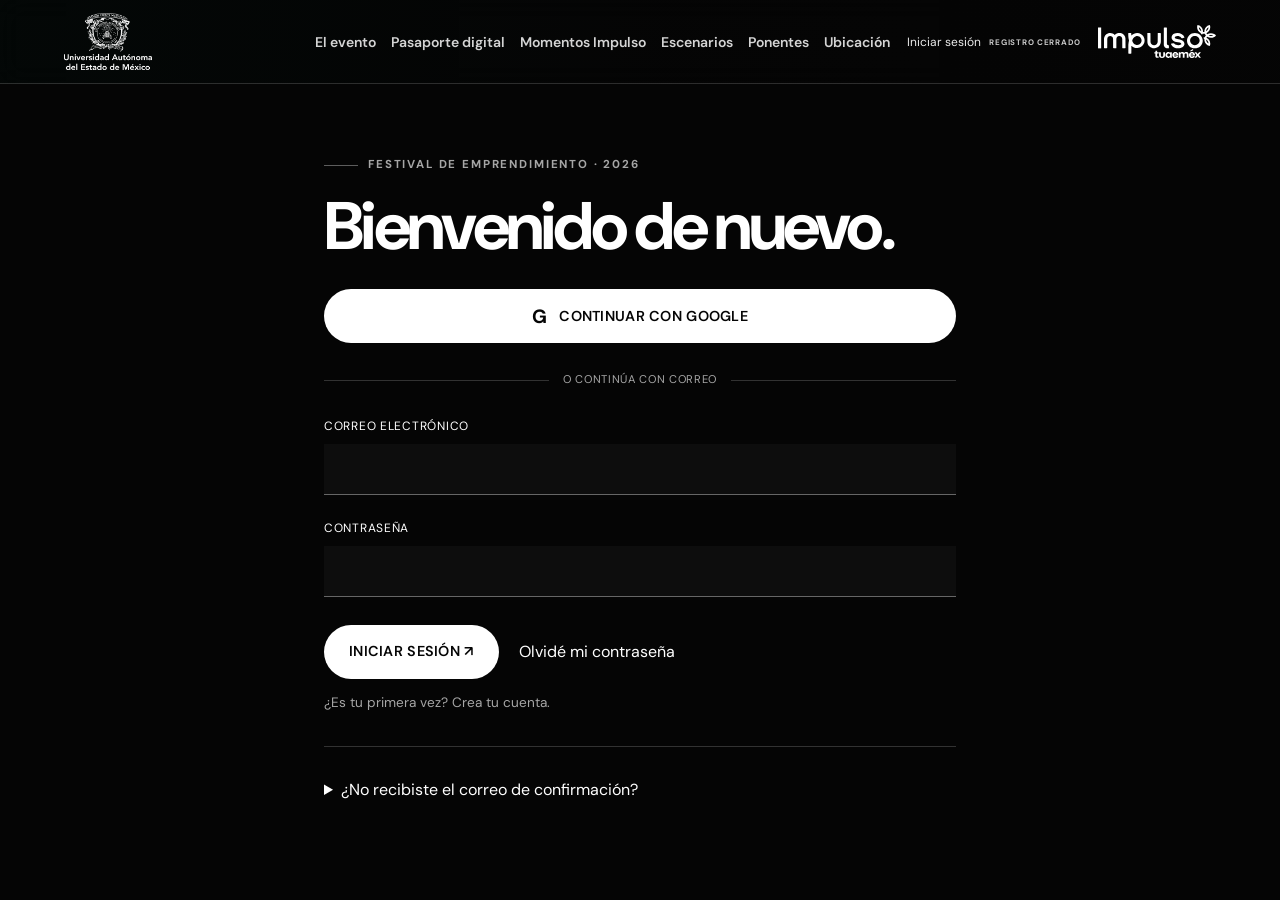
<file: aceptar-privacidad.html>
<!doctype html>
<html lang="es">
<head>
  <meta charset="utf-8">
  <meta name="viewport" content="width=device-width, initial-scale=1">
  <meta name="robots" content="noindex">
  <title>Aviso de Privacidad | Impulso Tuaeméx 2026</title>
  <link rel="stylesheet" href="css/account.css">
</head>
<body>
  <div id="site-navigation"></div>
  <main class="narrow">
    <h1>AVISO DE PRIVACIDAD</h1>
    <details class="privacy-annex" open><summary>ANEXO DE AVISO DE PRIVACIDAD <span aria-hidden="true">−</span></summary><p>La Dirección de Desarrollo Empresarial de la Universidad Autónoma del Estado de México es responsable del tratamiento de los datos personales proporcionados en Impulso TUAEMÉX.</p><p>La información se utiliza para la cuenta, el registro al Festival, Mi Ruta, asistencia y las funciones del Pasaporte Digital. Será protegida mediante medidas administrativas, técnicas y organizativas aplicables.</p><p>La plataforma no solicita datos personales sensibles. Si una gestión institucional autorizada llegara a requerirlos, serán tratados con las protecciones aplicables y únicamente para la finalidad informada.</p></details>
    <div data-message class="message" role="status" aria-live="polite">Comprobando tu sesión…</div>
    <noscript><p>Activa JavaScript para registrar el reconocimiento.</p></noscript>
    <form id="privacy-form" method="post" hidden>
      <label class="privacy-check" for="privacy-acknowledged"><input id="privacy-acknowledged" name="privacy_acknowledged" type="checkbox" required><span>He leído y conozco el Anexo de Aviso de Privacidad aplicable a Impulso TUAEMÉX y al tratamiento de mis datos personales.</span></label>
      <div class="actions"><button type="submit" class="btn">CONTINUAR</button></div>
    </form>
  </main>
  <footer>Universidad Autónoma del Estado de México · Dirección de Desarrollo Empresarial</footer>
  <script src="vendor/supabase-js-2.57.4/supabase.js?v=20260921-4"></script>
  <script type="module" src="js/site-header.js?v=20260921-4"></script>
  <script type="module" src="js/navbar-auth.js?v=20261030-perf1"></script>
  <script type="module" src="js/aceptar-privacidad.js?v=20260921-4"></script>
</body>
</html>
</file>
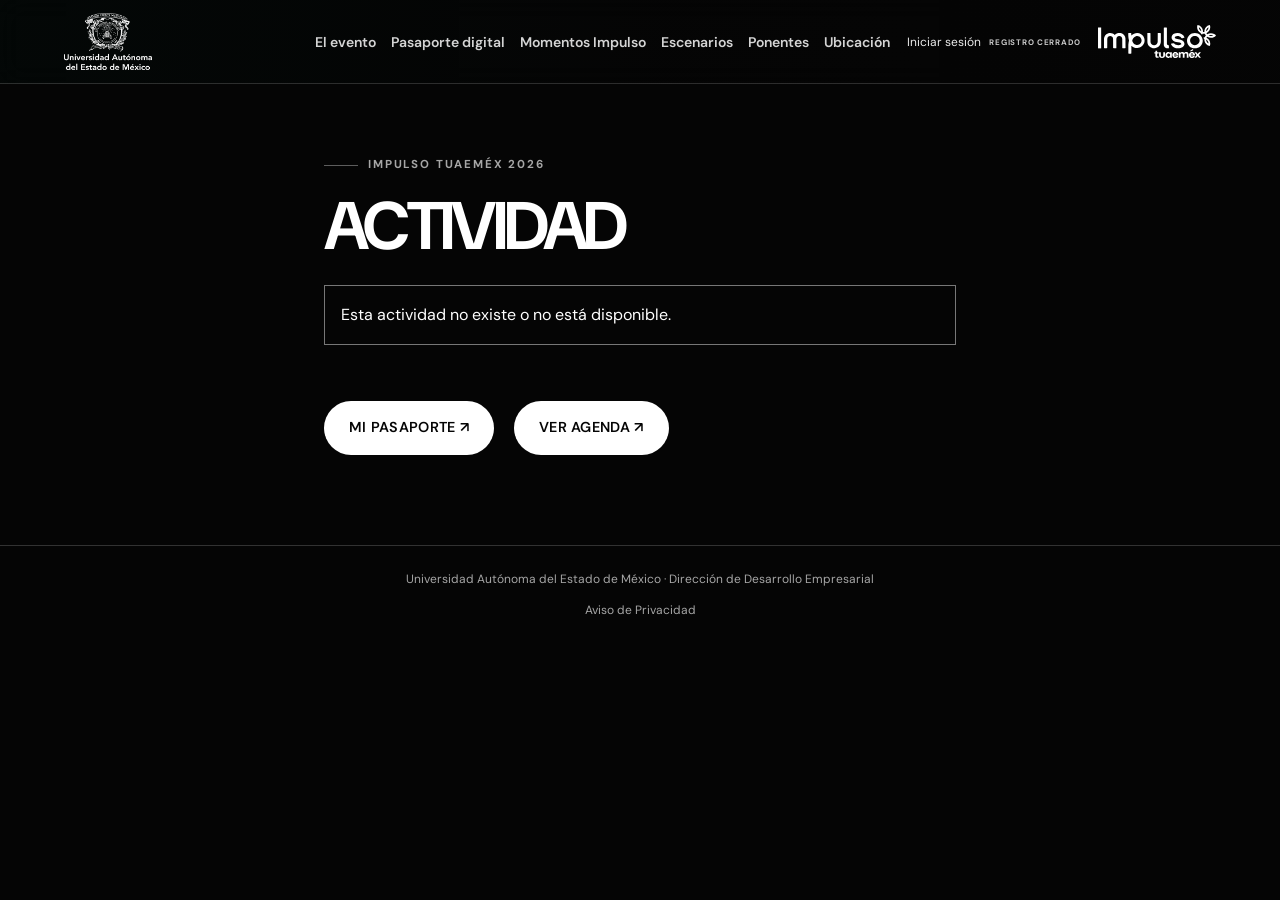
<file: actividad.html>
<!doctype html>
<html lang="es"><head><meta charset="utf-8"><meta name="viewport" content="width=device-width, initial-scale=1"><meta name="robots" content="noindex"><title>Actividad | Impulso Tuaeméx 2026</title><link rel="stylesheet" href="css/account.css"><link rel="stylesheet" href="css/route.css"></head><body>
<div id="site-navigation"></div>
<main class="container narrow">
 <span class="eyebrow" id="activity-scenario">Impulso Tuaeméx 2026</span>
 <h1 id="activity-title">ACTIVIDAD</h1>
 <section id="bootcamp-private" class="bootcamp-private" hidden aria-label="Bootcamp Emprende UAEMéx 365">
  <div class="bootcamp-private-brand"><img src="assets/emprende-uaemex-365-logov4.png" alt="Emprende UAEMéx 365" width="365" height="128"><p>PROGRAMA EMPRENDE UAEMÉX 365<br><span>PROMOCIÓN 2026 B</span></p></div>
  <p class="bootcamp-private-kicker">IMPULSO TUAEMÉX 2026</p>
  <h1>BOOTCAMP</h1>
  <p class="bootcamp-private-motto">Think. Build. Pitch.</p>
  <div id="bootcamp-private-details" hidden>
   <dl class="bootcamp-private-info"><div><dt>FECHAS</dt><dd>15 — 16 OCTUBRE 2026</dd></div><div><dt>SEDE</dt><dd>Facultad de Ingeniería<br>Biblioteca</dd></div></dl>
   <p class="bootcamp-private-copy">Una experiencia de continuidad para los equipos que participaron en el Hackathon Desafíos Interdisciplinarios, enfocada en desarrollar y presentar soluciones a retos reales planteados por empresas aliadas.</p>
   <div id="bootcamp-attendance-result" class="bootcamp-attendance-result" hidden aria-live="polite"></div>
  </div>
 </section>
 <section id="activity-detail" hidden aria-label="Información de la actividad"></section>
 <p class="message" id="attendance-status" role="status" aria-live="polite">Cargando actividad…</p>
 <div id="attendance-challenge"></div>
 <div class="actions" id="attendance-actions"></div>
 <div class="actions"><a href="pasaporte.html" class="btn btn-outline">MI PASAPORTE ↗</a><a href="index.html#agenda" class="btn btn-outline">VER AGENDA ↗</a></div>
 <noscript><p>Activa JavaScript para consultar y registrar tu asistencia.</p></noscript>
</main>
<footer>Universidad Autónoma del Estado de México · Dirección de Desarrollo Empresarial<p><a href="privacidad.html">Aviso de Privacidad</a></p></footer>
<script src="vendor/supabase-js-2.57.4/supabase.js?v=20260921-4"></script>
<script type="module" src="js/site-header.js?v=20260921-4"></script><script type="module" src="js/navbar-auth.js?v=20261030-perf1"></script><script type="module" src="js/activity-page.js?v=20261002-1"></script>
</body></html>
</file>
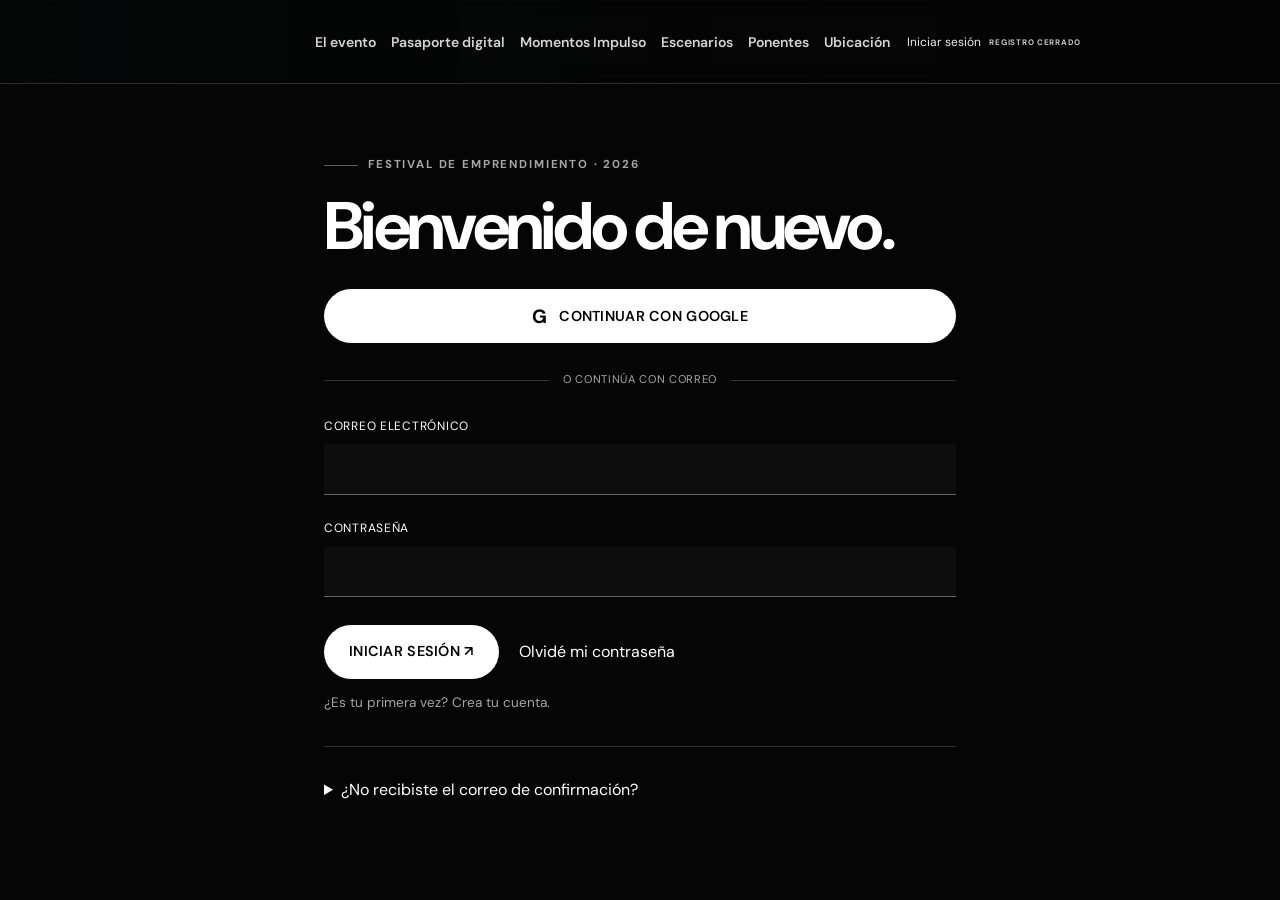
<file: admin.html>
<!doctype html>
<html lang="es">
<head><meta charset="utf-8"><meta name="viewport" content="width=device-width,initial-scale=1"><meta name="robots" content="noindex"><title>Administración | Impulso Tuaeméx 2026</title><link rel="stylesheet" href="css/admin.css?v=20260929-2"></head>
<body><div id="site-navigation"></div>
<main><span class="eyebrow">Impulso Tuaeméx 2026</span><h1>ADMINISTRACIÓN</h1>
<p id="admin-message" role="status" aria-live="polite">Comprobando acceso…</p>
<noscript>Activa JavaScript para acceder a tu cuenta.</noscript>
<div id="admin-content" hidden>
<p class="admin-tabs-hint" aria-hidden="true">← deslizar →</p>
<nav class="actions admin-tabs" aria-label="Administración">
<button class="btn secondary" data-section="dashboard">Resumen</button>
<button class="btn secondary" data-section="activities">Actividades</button>
<button class="btn secondary" data-section="users">Usuarios</button>
<button class="btn secondary" data-section="routes">Rutas</button>
<button class="btn secondary" data-section="badges">Insignias</button>
<button class="btn secondary" data-section="bootcamp">Asistencia Bootcamp</button>
</nav>
<section id="admin-view" class="panel" aria-live="polite"></section>
</div></main>
<footer>Universidad Autónoma del Estado de México · Dirección de Desarrollo Empresarial<p><a href="privacidad.html">Aviso de Privacidad</a></p></footer>
<script src="vendor/supabase-js-2.57.4/supabase.js?v=20260921-4"></script>
<script type="module" src="js/site-header.js?v=20260921-4"></script><script type="module" src="js/navbar-auth.js?v=20261030-perf1"></script><script type="module" src="js/admin.js?v=20261002-5"></script>
</body></html>
</file>
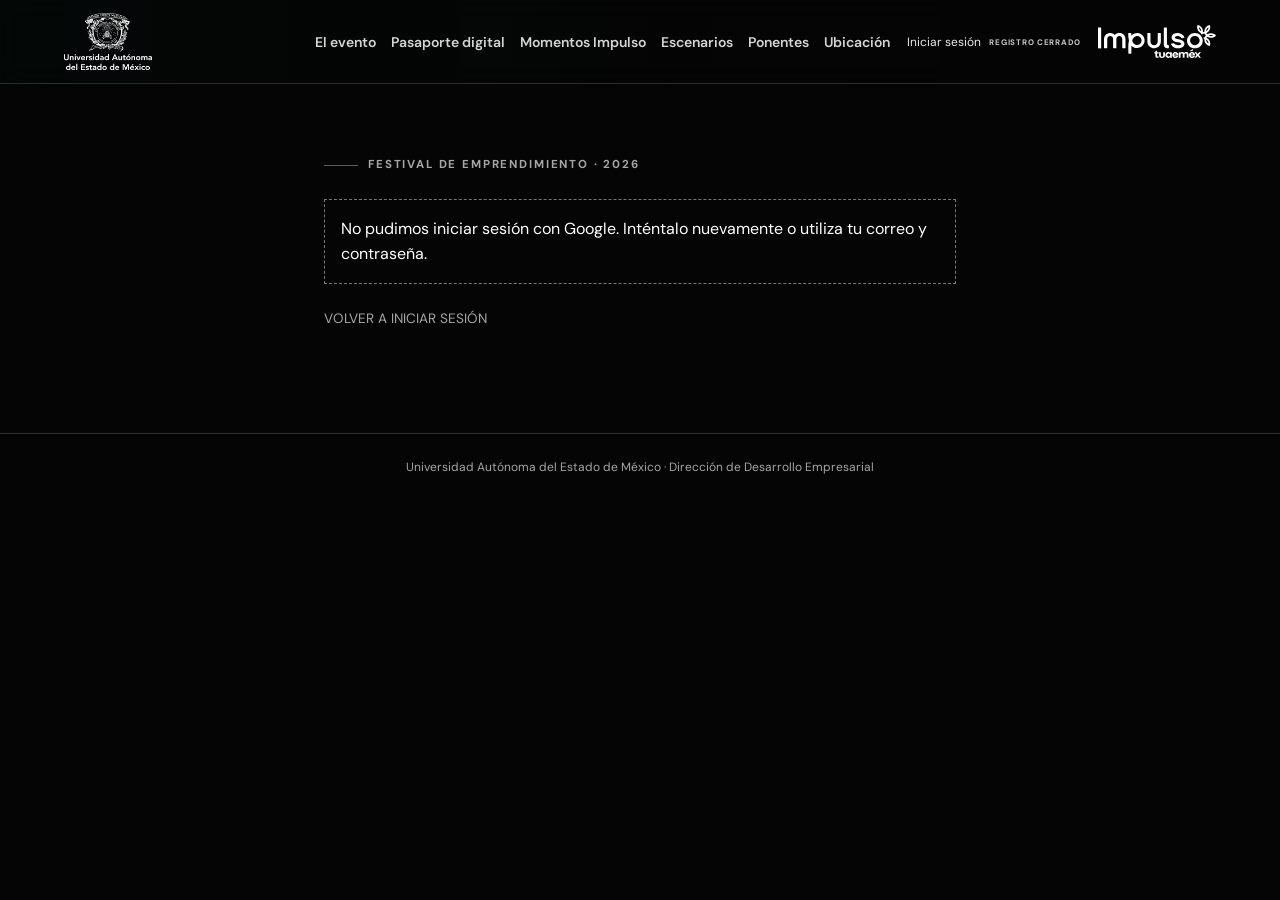
<file: completar-registro.html>
<!doctype html>
<html lang="es">
<head>
  <meta charset="utf-8">
  <meta name="viewport" content="width=device-width, initial-scale=1">
  <meta name="robots" content="noindex">
  <meta name="referrer" content="no-referrer">
  <title>Completa tu registro | Impulso Tuaeméx 2026</title>
  <link rel="stylesheet" href="css/account.css">
</head>
<body>
  <div id="site-navigation"></div>
  <main class="narrow">
    <span class="eyebrow">Festival de Emprendimiento · 2026</span>
    <div data-message class="message" role="status" aria-live="polite">Comprobando tu sesión…</div>
    <noscript><p>Activa JavaScript para completar tu registro.</p></noscript>
    <section id="completion-content" hidden>
      <h1>Completa tu registro</h1>
      <p>Completa los datos de tu perfil para continuar con tu inscripción a Impulso Tuaeméx 2026.</p>
      <p id="completion-email" class="account-email"></p>
      <form id="completion-form" method="post">
        <div class="form-grid">
          <label>Nombre<input name="nombre" autocomplete="given-name" required maxlength="100"></label>
          <label>Apellidos<input name="apellidos" autocomplete="family-name" required maxlength="150"></label>
          <label class="full">Tipo de usuario<select name="tipo_usuario" required>
            <option value="">Selecciona una opción</option>
            <option>Estudiante</option><option>Docente</option><option>Administrativo</option>
            <option>Investigador</option><option>Empresario</option><option>Público general</option>
          </select></label>
          <div class="full form-grid" data-student hidden>
            <label>Número de cuenta<input name="numero_cuenta" maxlength="40"></label>
            <label>Espacio académico<input name="espacio_academico" maxlength="200"></label>
          </div>
          <label class="full">Teléfono (opcional)<input name="telefono" type="tel" autocomplete="tel" maxlength="30"></label>
        </div>
        <details class="privacy-annex"><summary>ANEXO DE AVISO DE PRIVACIDAD <span aria-hidden="true">+</span></summary><p>La Dirección de Desarrollo Empresarial de la Universidad Autónoma del Estado de México es responsable del tratamiento de los datos personales proporcionados en Impulso TUAEMÉX.</p><p>La información será utilizada para la creación y administración de la cuenta, el registro al Festival, Mi Ruta, asistencia y las funciones del Pasaporte Digital. Será protegida mediante medidas administrativas, técnicas y organizativas aplicables.</p><p>La plataforma no solicita datos personales sensibles. Si una gestión institucional autorizada llegara a requerirlos, serán tratados con las protecciones aplicables y únicamente para la finalidad informada.</p></details><label class="privacy-check" for="privacy-acknowledged"><input id="privacy-acknowledged" name="privacy_acknowledged" type="checkbox" required><span>He leído y conozco el Anexo de Aviso de Privacidad aplicable a Impulso TUAEMÉX y al tratamiento de mis datos personales.</span></label><div class="actions"><button class="btn" type="submit">COMPLETAR REGISTRO ↗</button></div>
      </form>
    </section>
    <p class="small"><a href="login.html">VOLVER A INICIAR SESIÓN</a></p>
  </main>
  <footer>Universidad Autónoma del Estado de México · Dirección de Desarrollo Empresarial</footer>
  <script src="vendor/supabase-js-2.57.4/supabase.js?v=20260921-4"></script>
<script type="module" src="js/site-header.js?v=20260921-4"></script>
  <script type="module" src="js/navbar-auth.js?v=20261030-perf1"></script>
  <script type="module" src="js/completar-registro.js?v=20260921-4"></script>
</body>
</html>
</file>
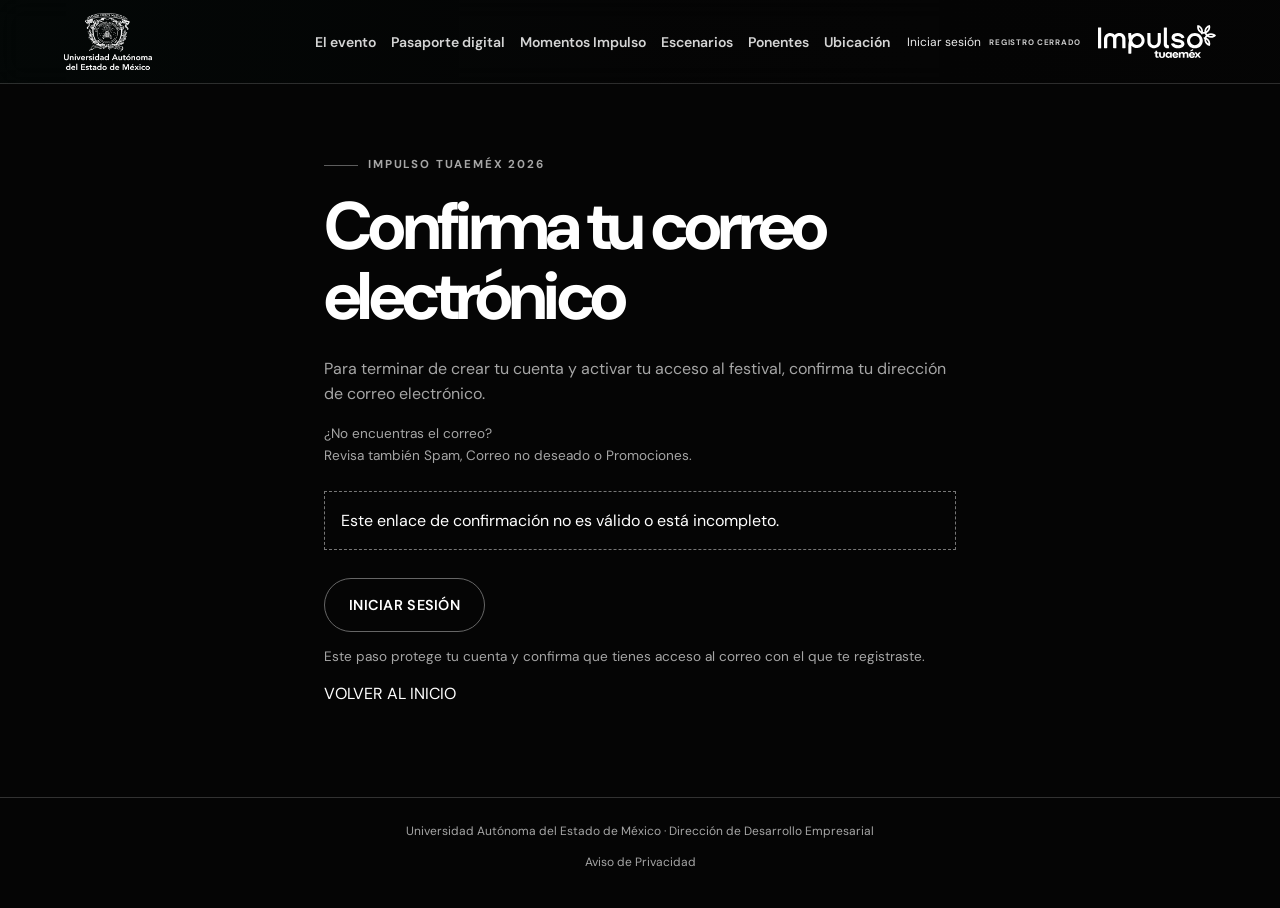
<file: confirmar.html>
<!doctype html>
<html lang="es">
<head>
  <meta charset="utf-8">
  <meta name="viewport" content="width=device-width, initial-scale=1">
  <meta name="robots" content="noindex">
  <meta name="referrer" content="no-referrer">
  <title>Confirmar correo | Impulso Tuaeméx 2026</title>
  <link rel="stylesheet" href="css/account.css">
</head>
<body>
  <div id="site-navigation"></div>
  <main class="narrow">
    <span class="eyebrow">Impulso Tuaeméx 2026</span>
    <h1>Confirma tu correo electrónico</h1>
    <p>Para terminar de crear tu cuenta y activar tu acceso al festival, confirma tu dirección de correo electrónico.</p>
    <p class="small">¿No encuentras el correo?<br>Revisa también Spam, Correo no deseado o Promociones.</p>
    <div data-message class="message" role="status" aria-live="polite" hidden></div>
    <noscript><p>Activa JavaScript para confirmar tu correo.</p></noscript>
    <div class="actions">
      <button id="confirm-email" class="btn" type="button" disabled>CONFIRMAR MI CUENTA</button>
      <a id="confirmation-login" class="btn secondary" href="login.html" hidden>INICIAR SESIÓN</a>
    </div>
    <p id="confirmation-help" hidden>Si ya confirmaste tu correo, puedes iniciar sesión. Si todavía no lo has confirmado, solicita un nuevo correo de confirmación.</p>
    <p class="small">Este paso protege tu cuenta y confirma que tienes acceso al correo con el que te registraste.</p>
    <a href="index.html">VOLVER AL INICIO</a>
  </main>
  <footer>Universidad Autónoma del Estado de México · Dirección de Desarrollo Empresarial<p><a href="privacidad.html">Aviso de Privacidad</a></p></footer>
  <script src="vendor/supabase-js-2.57.4/supabase.js?v=20260921-4"></script>
<script type="module" src="js/site-header.js?v=20260921-4"></script>
  <script type="module" src="js/confirm-email.js?v=20260921-4"></script>
</body>
</html>
</file>
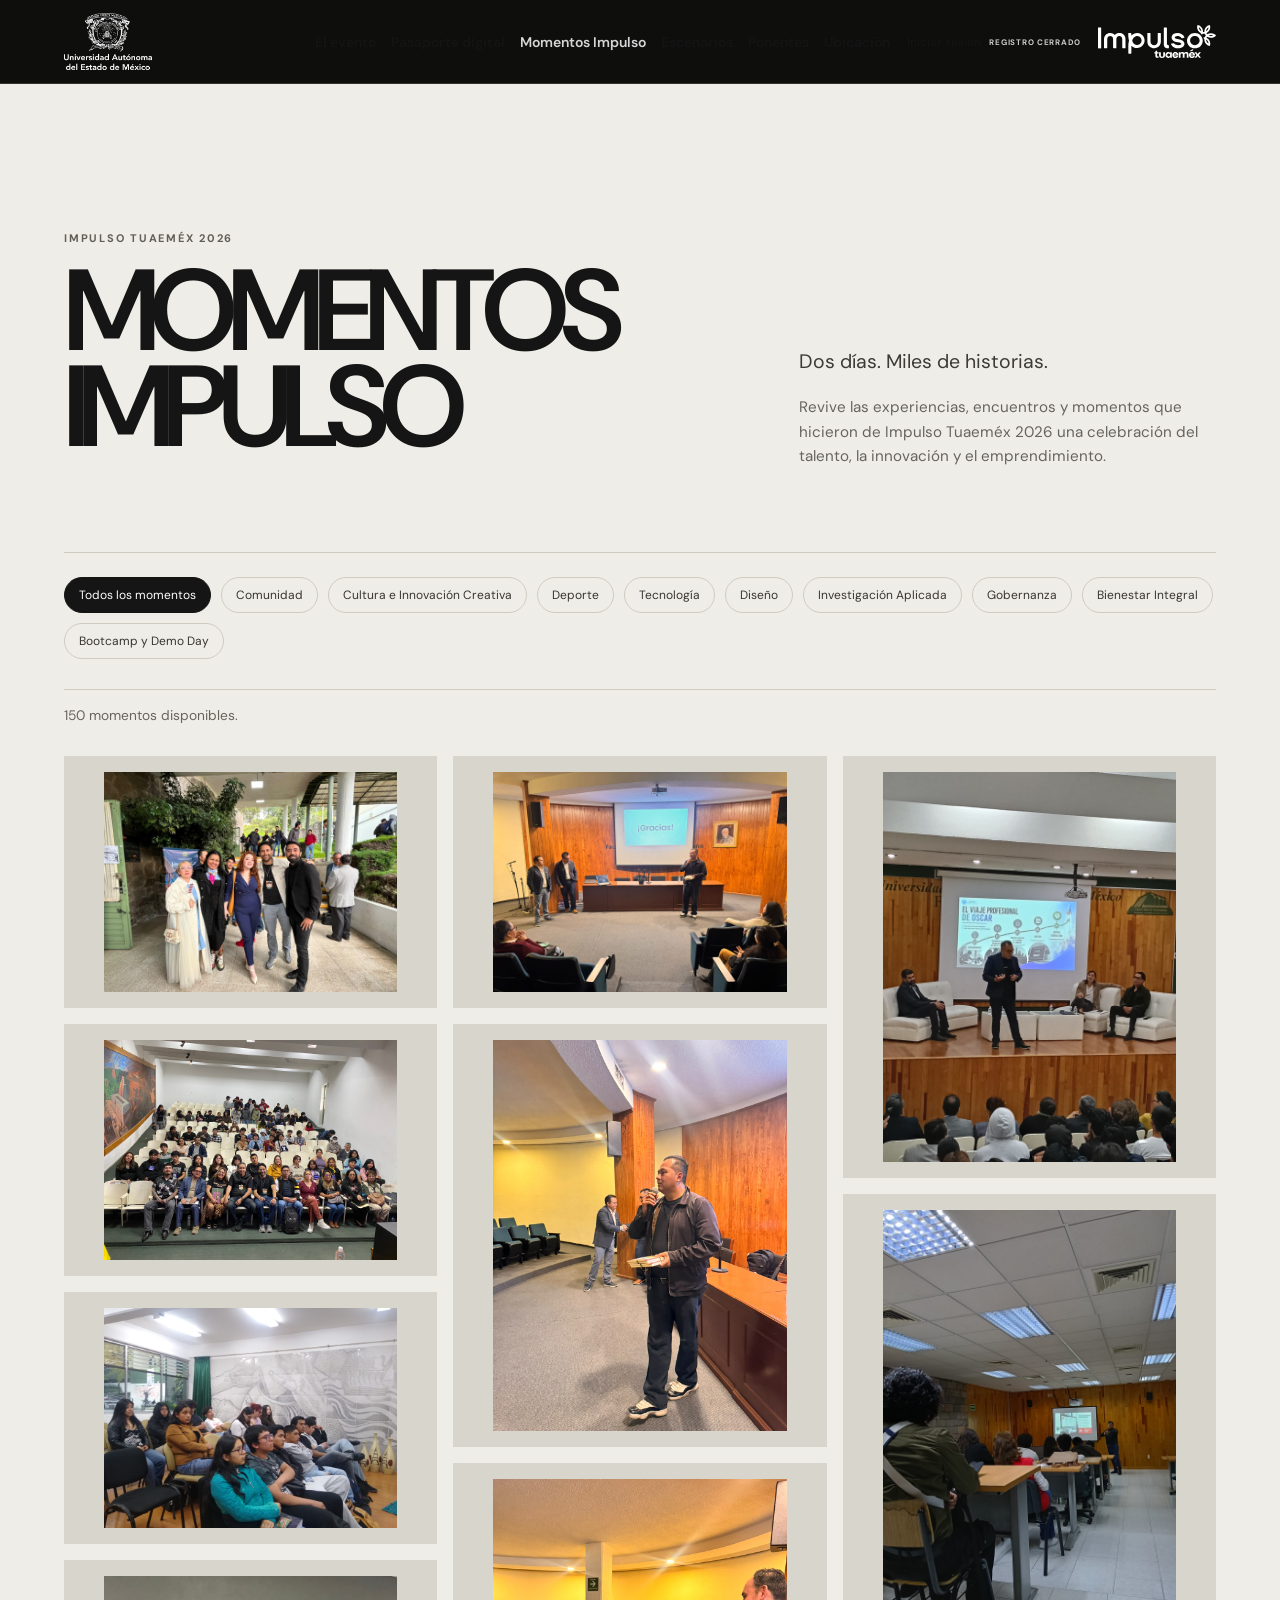
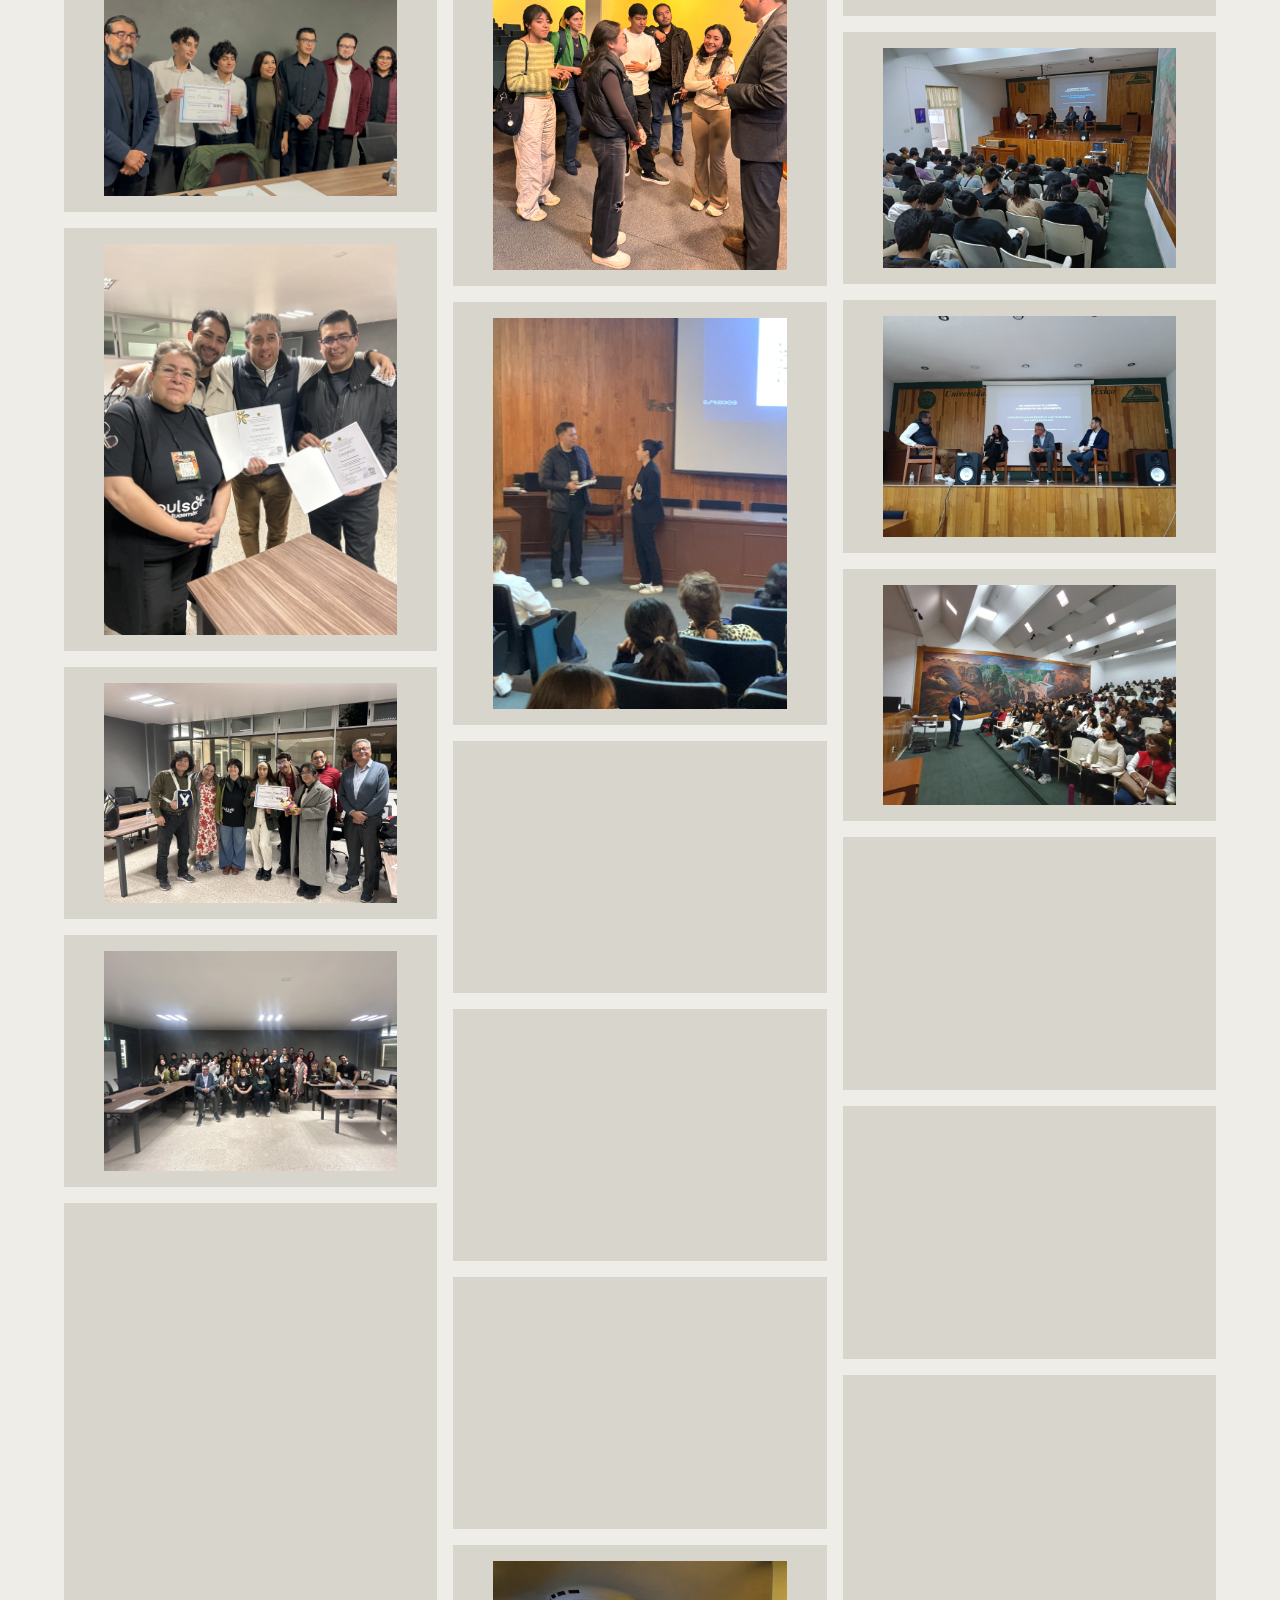
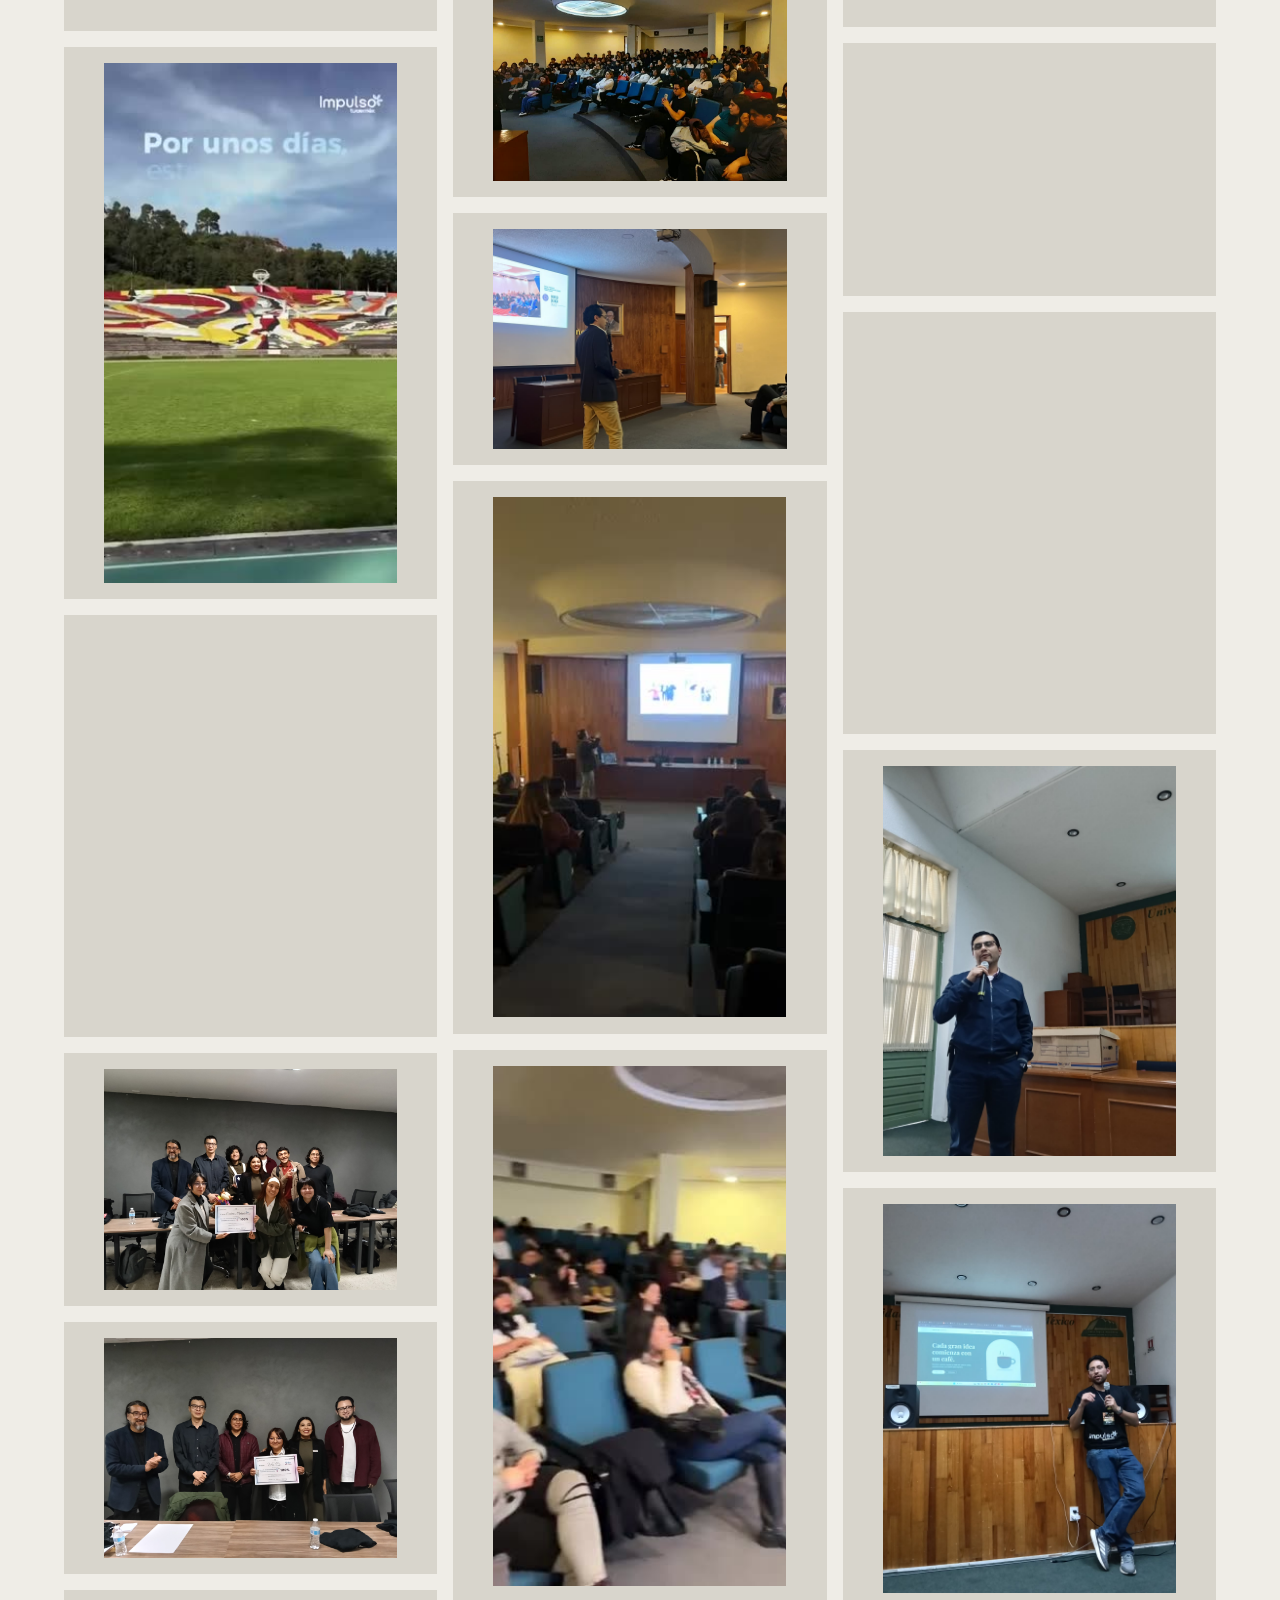
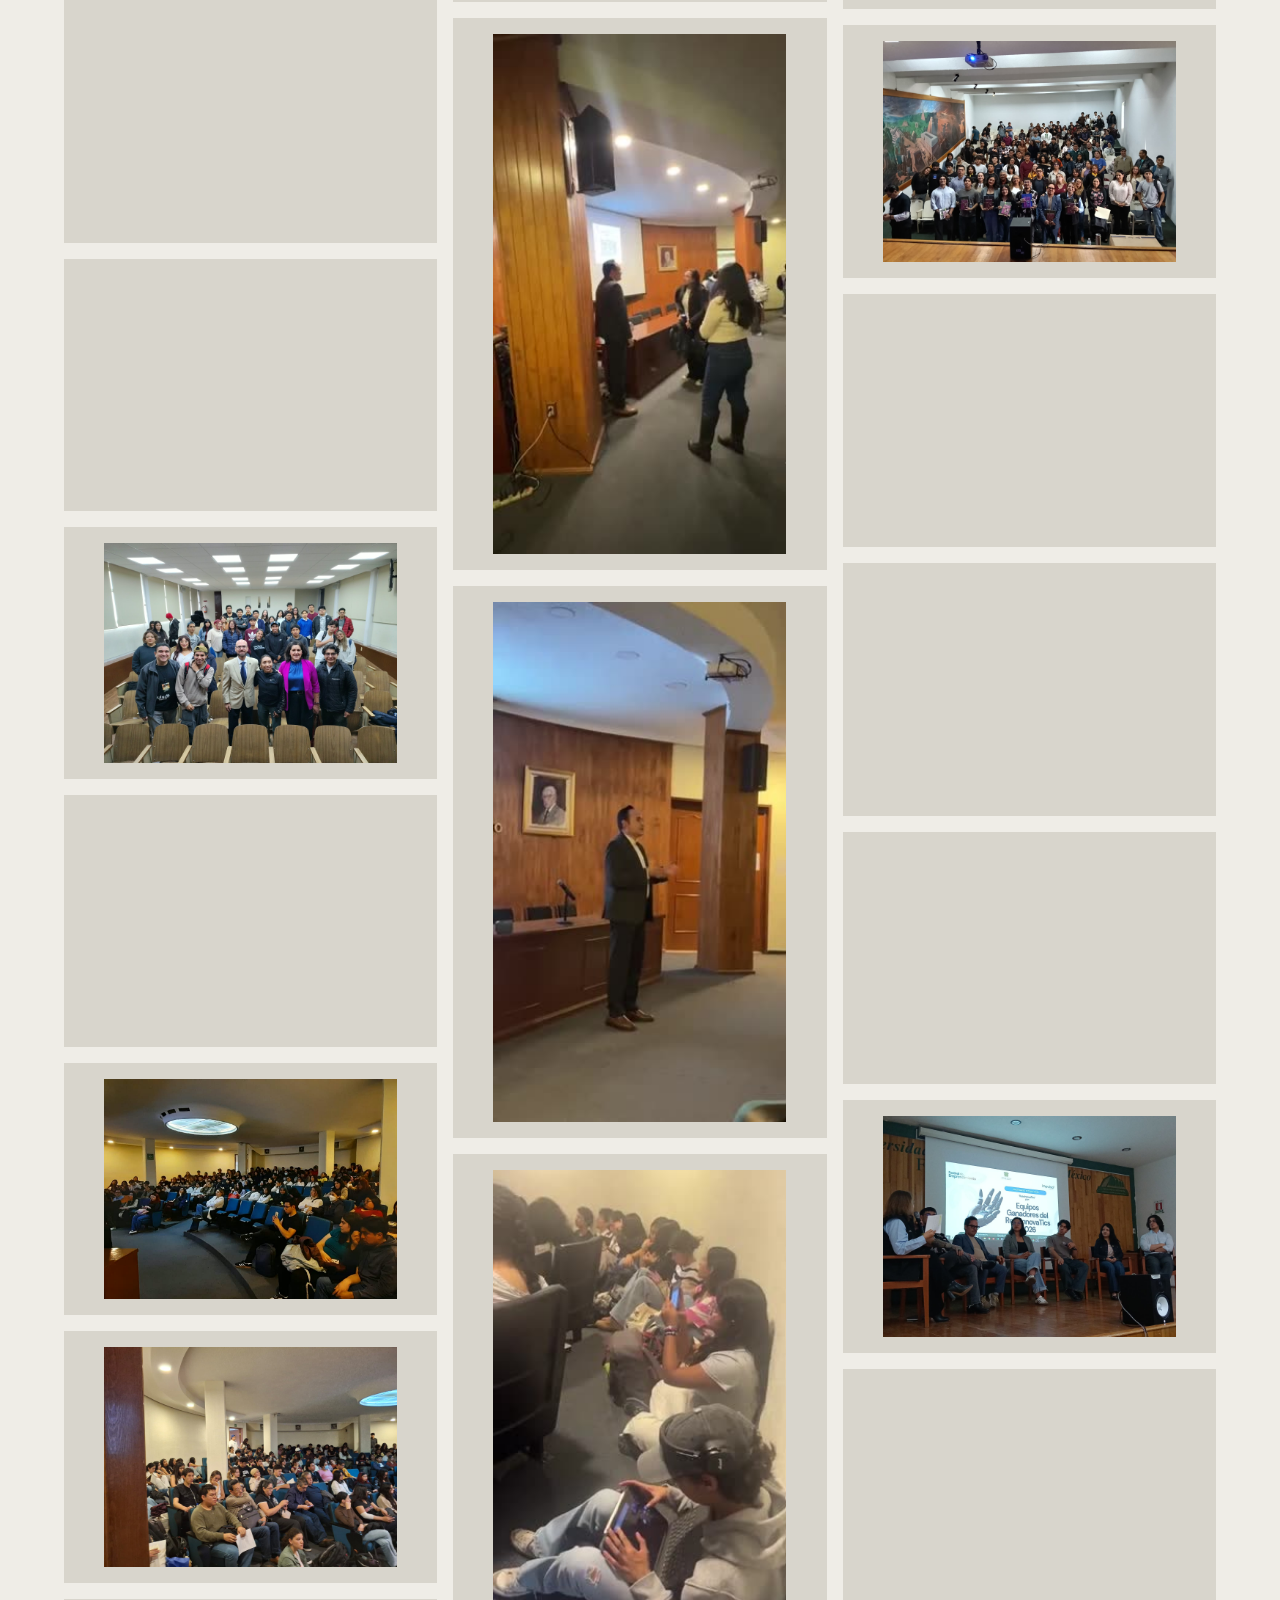
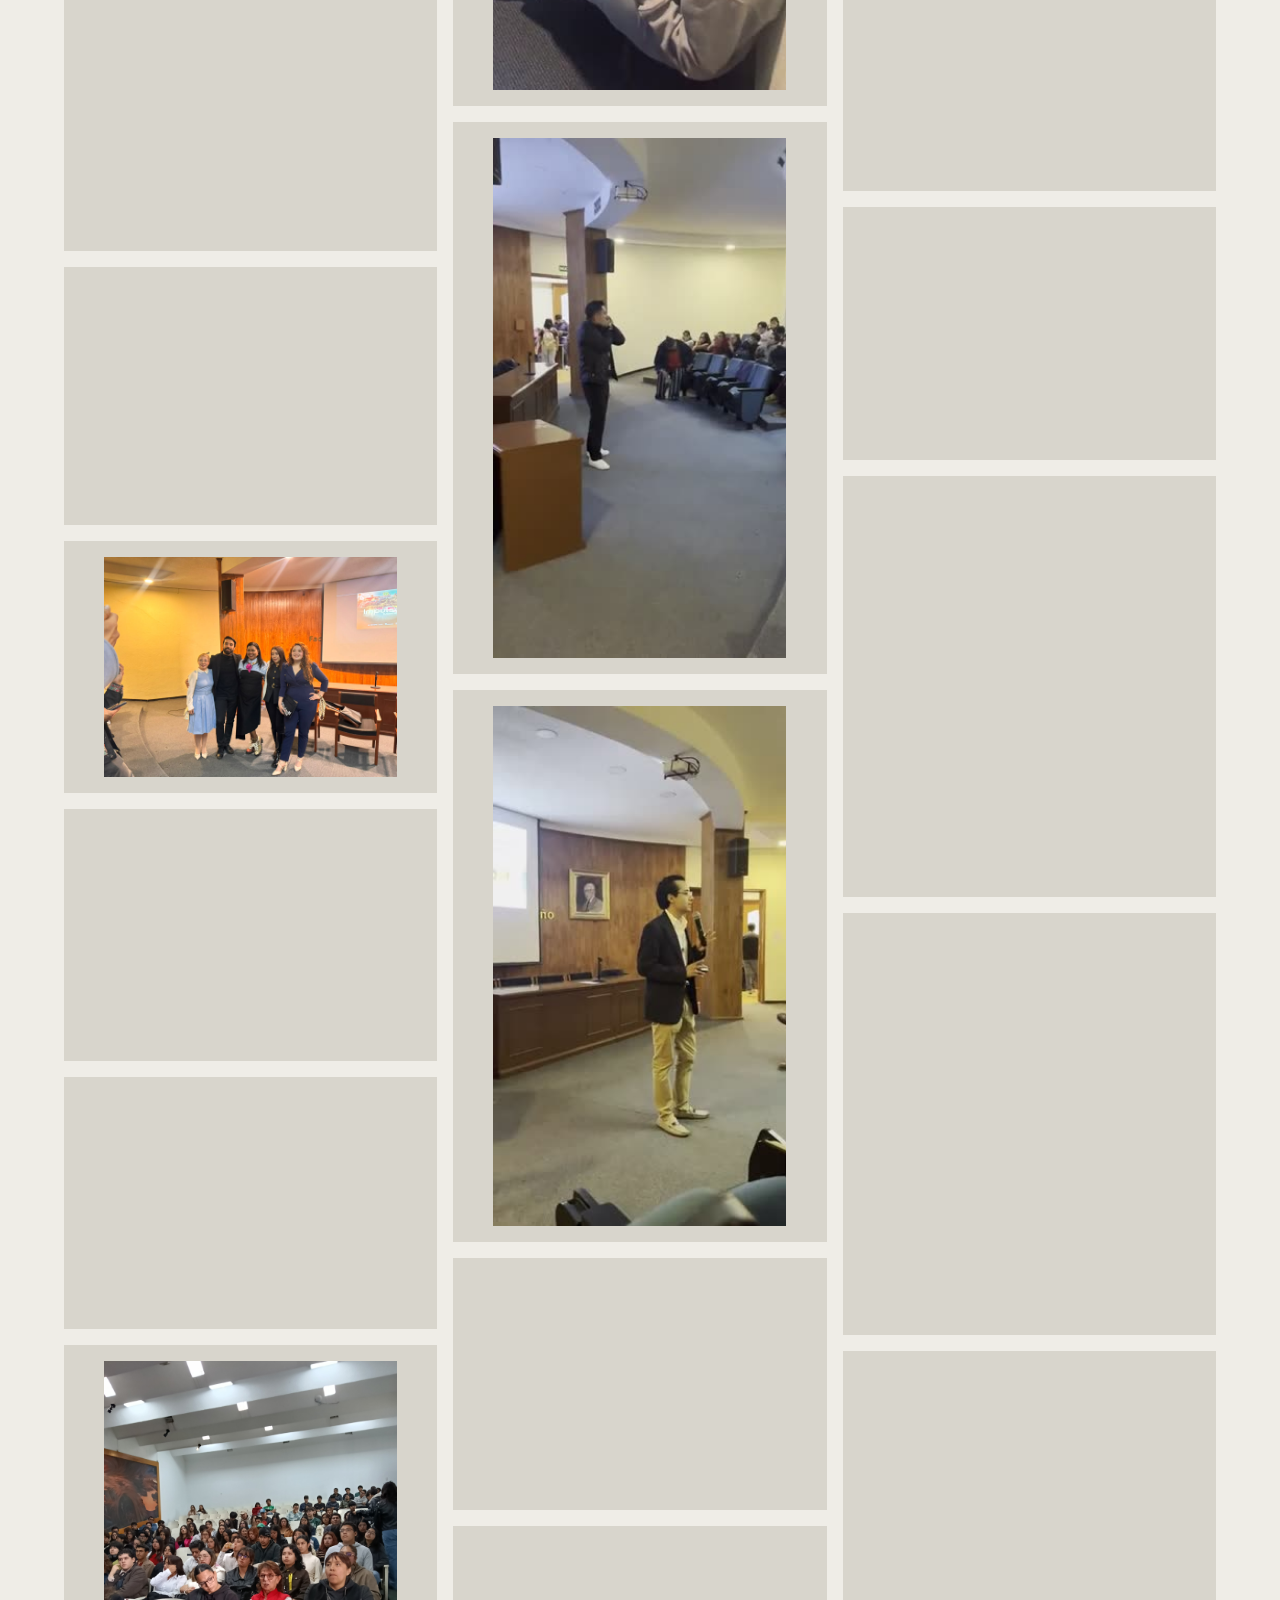
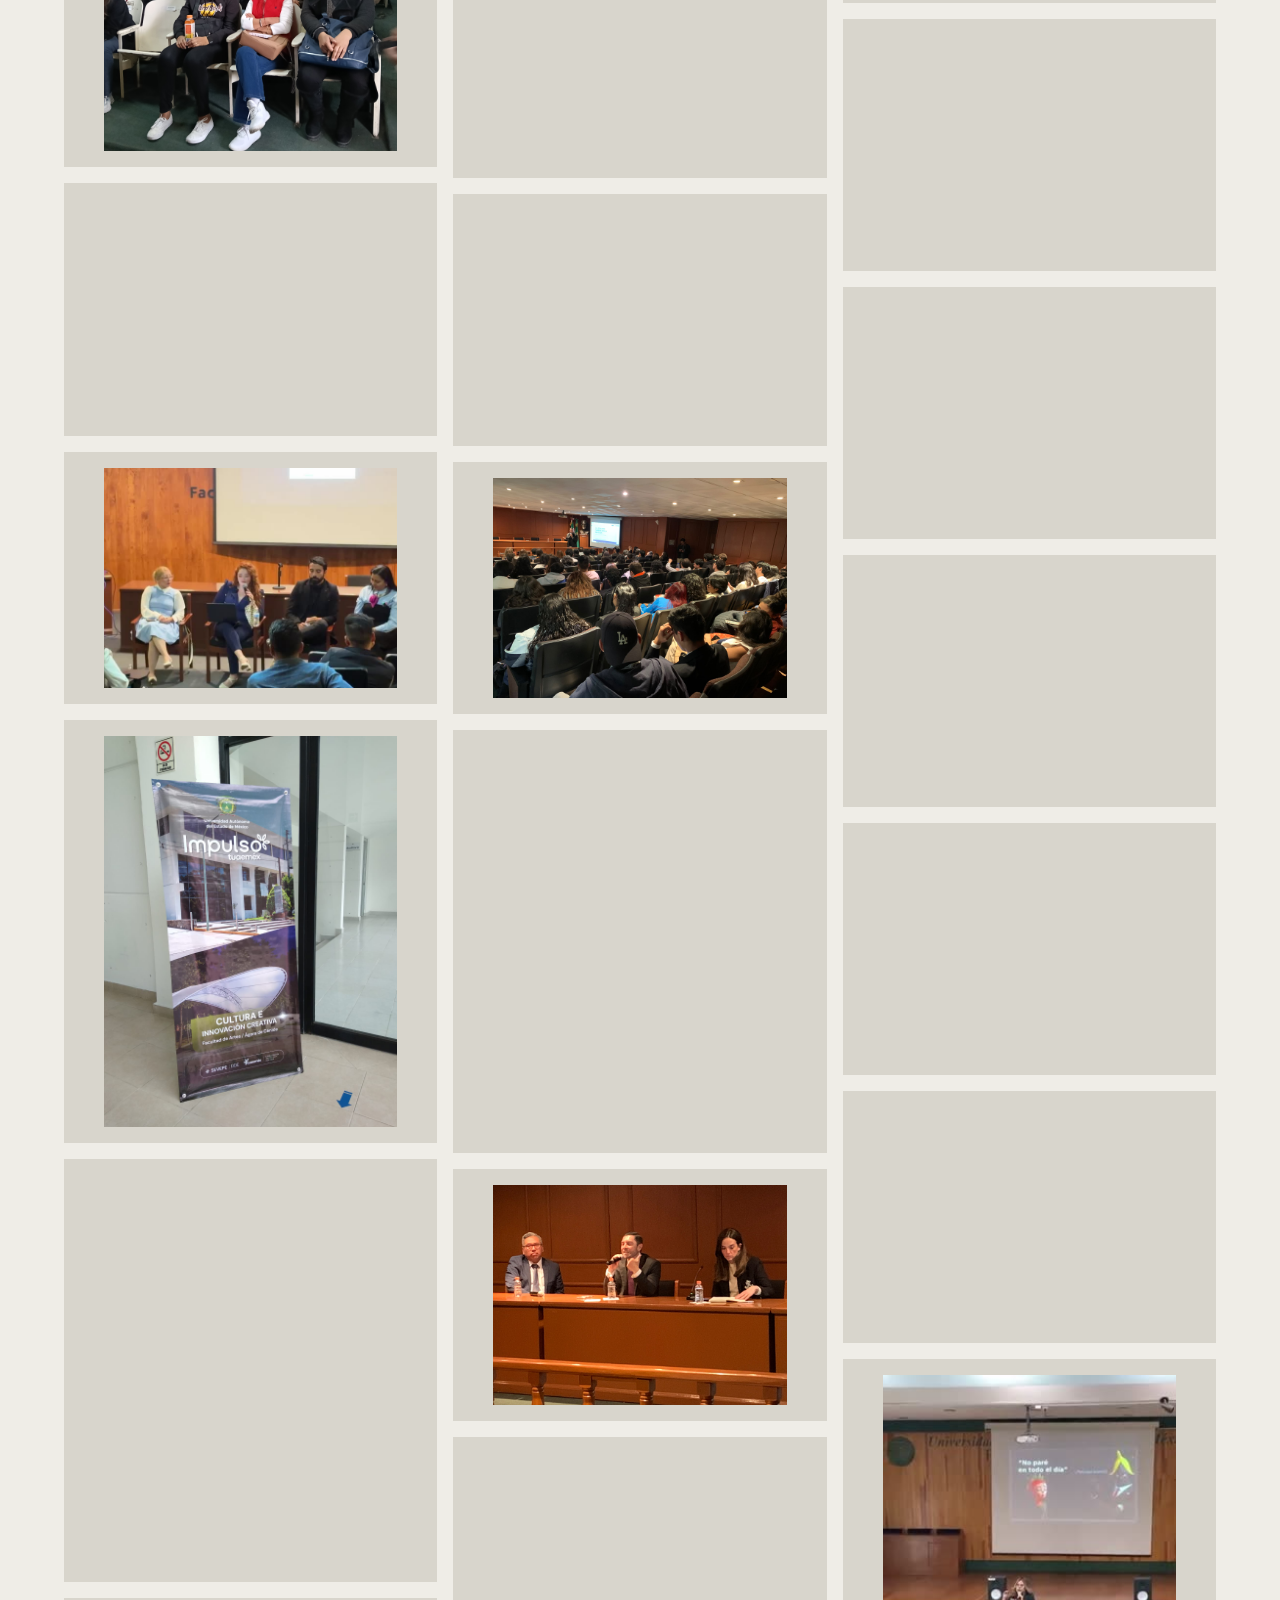
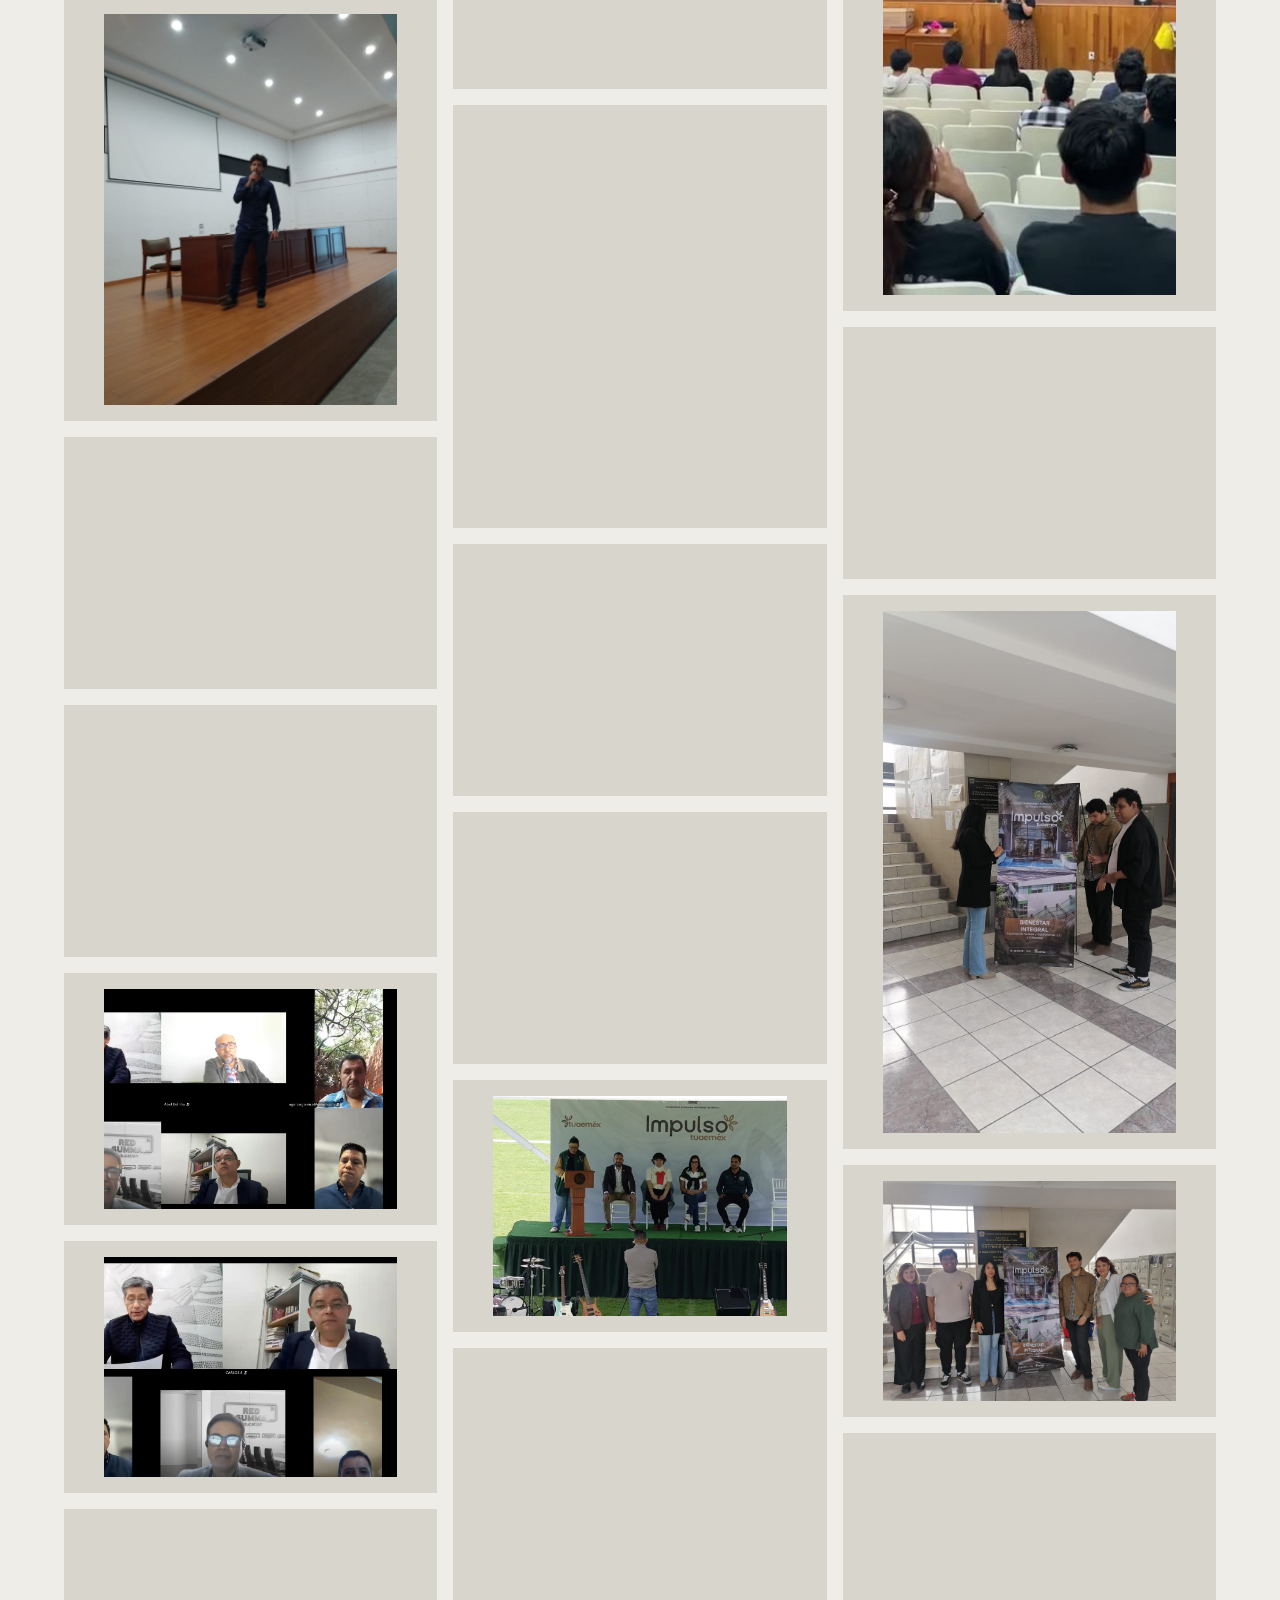
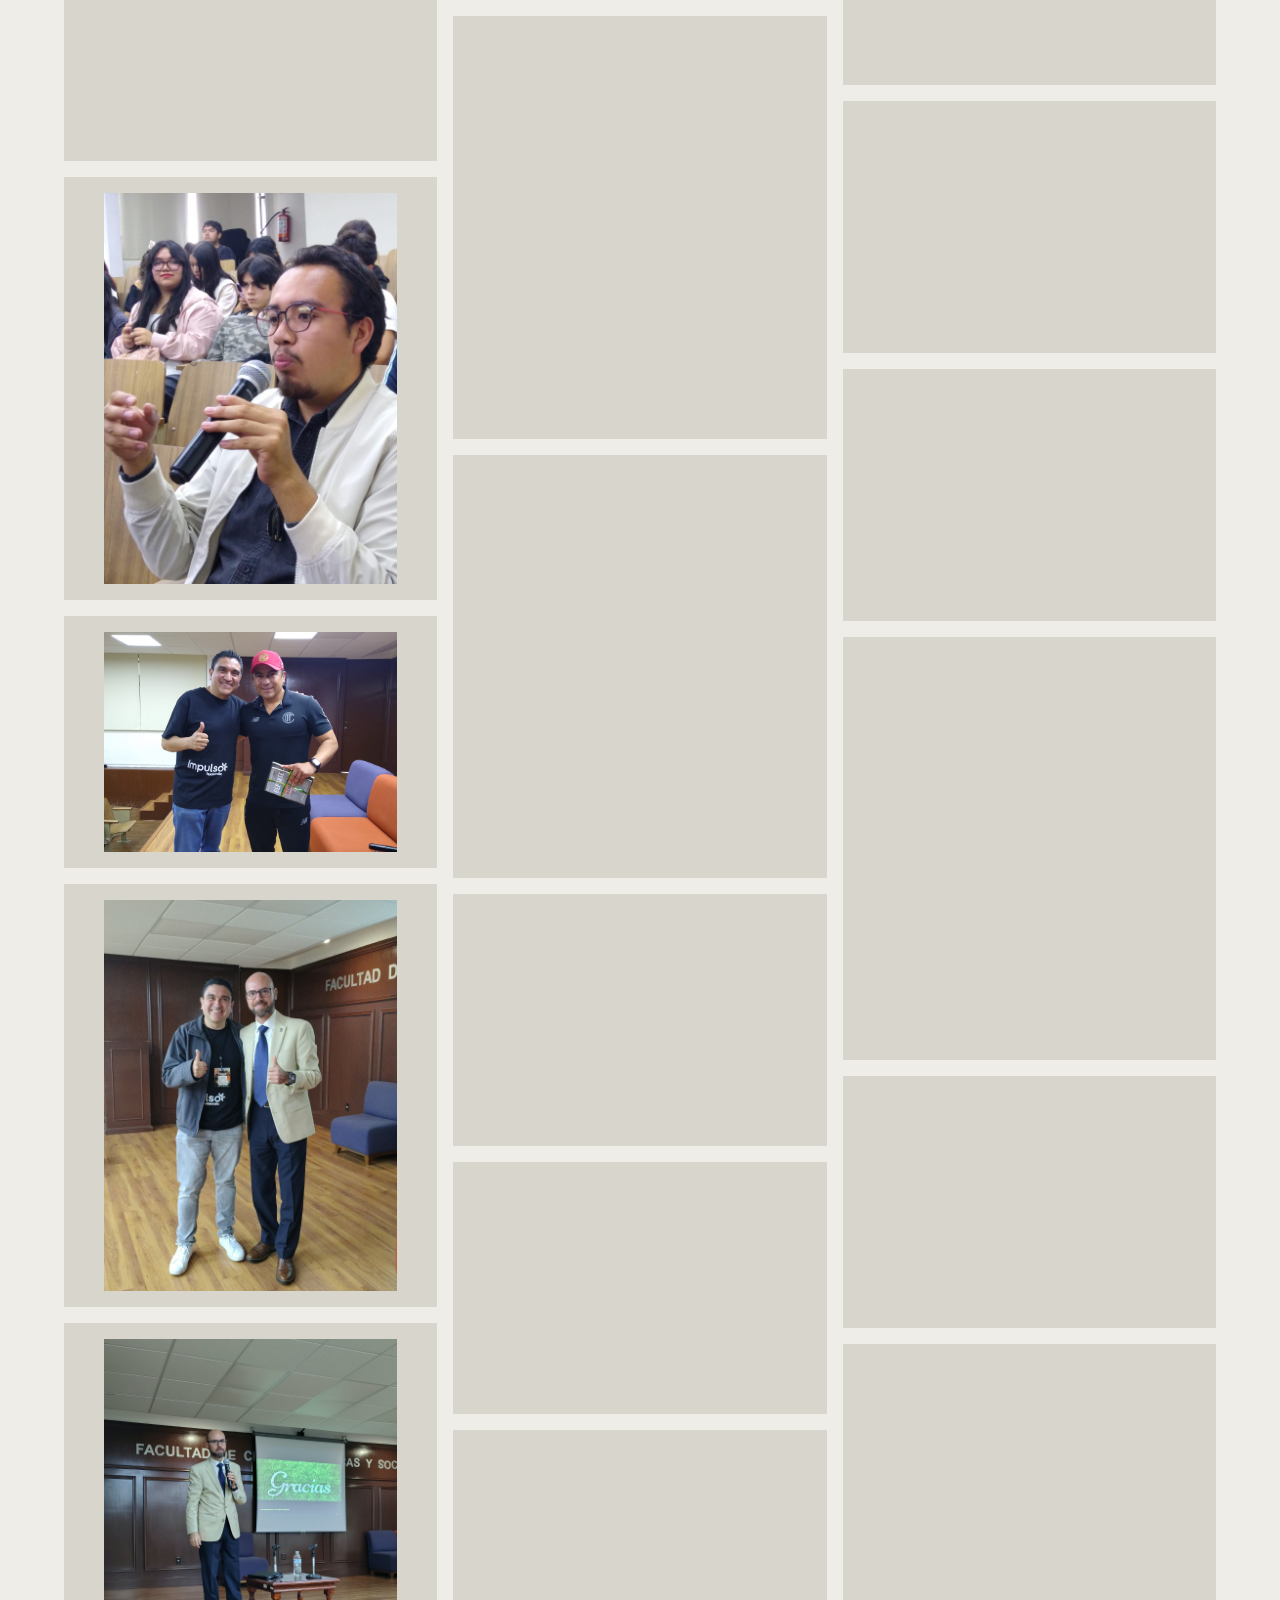
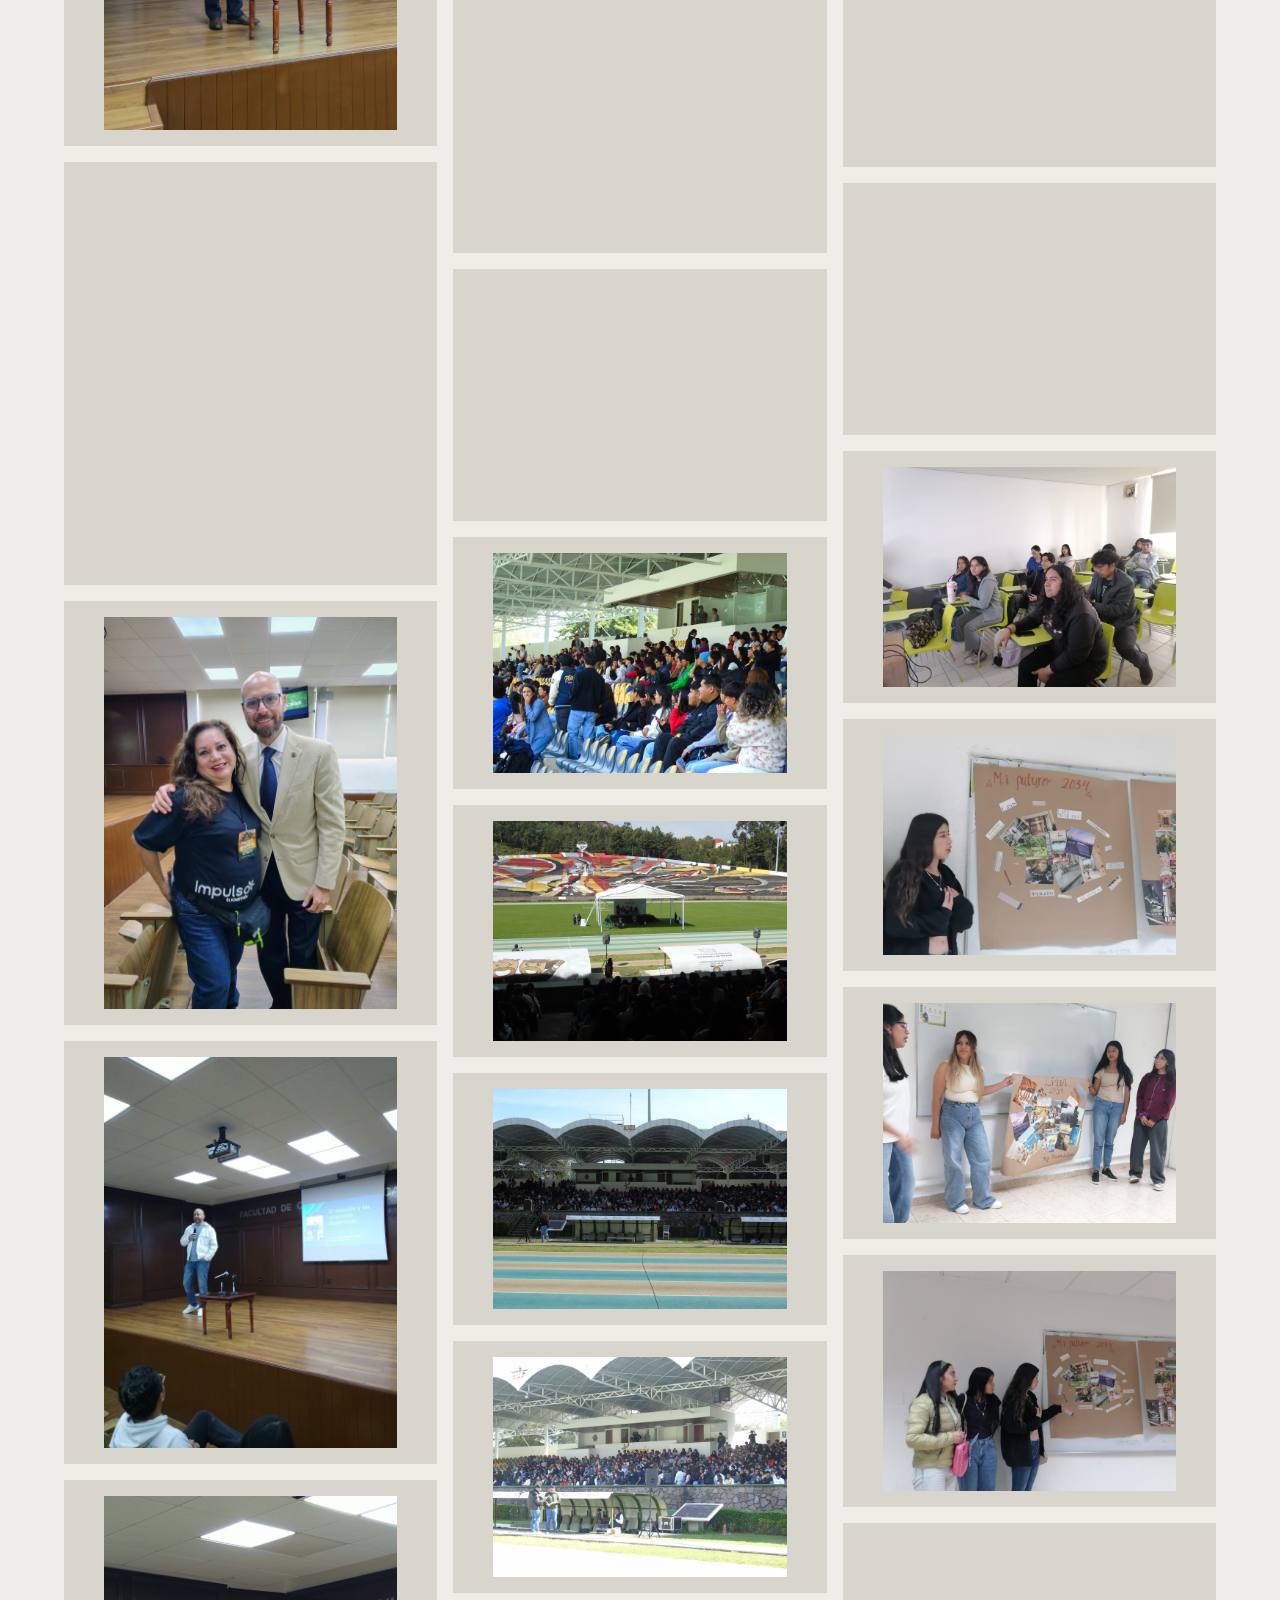
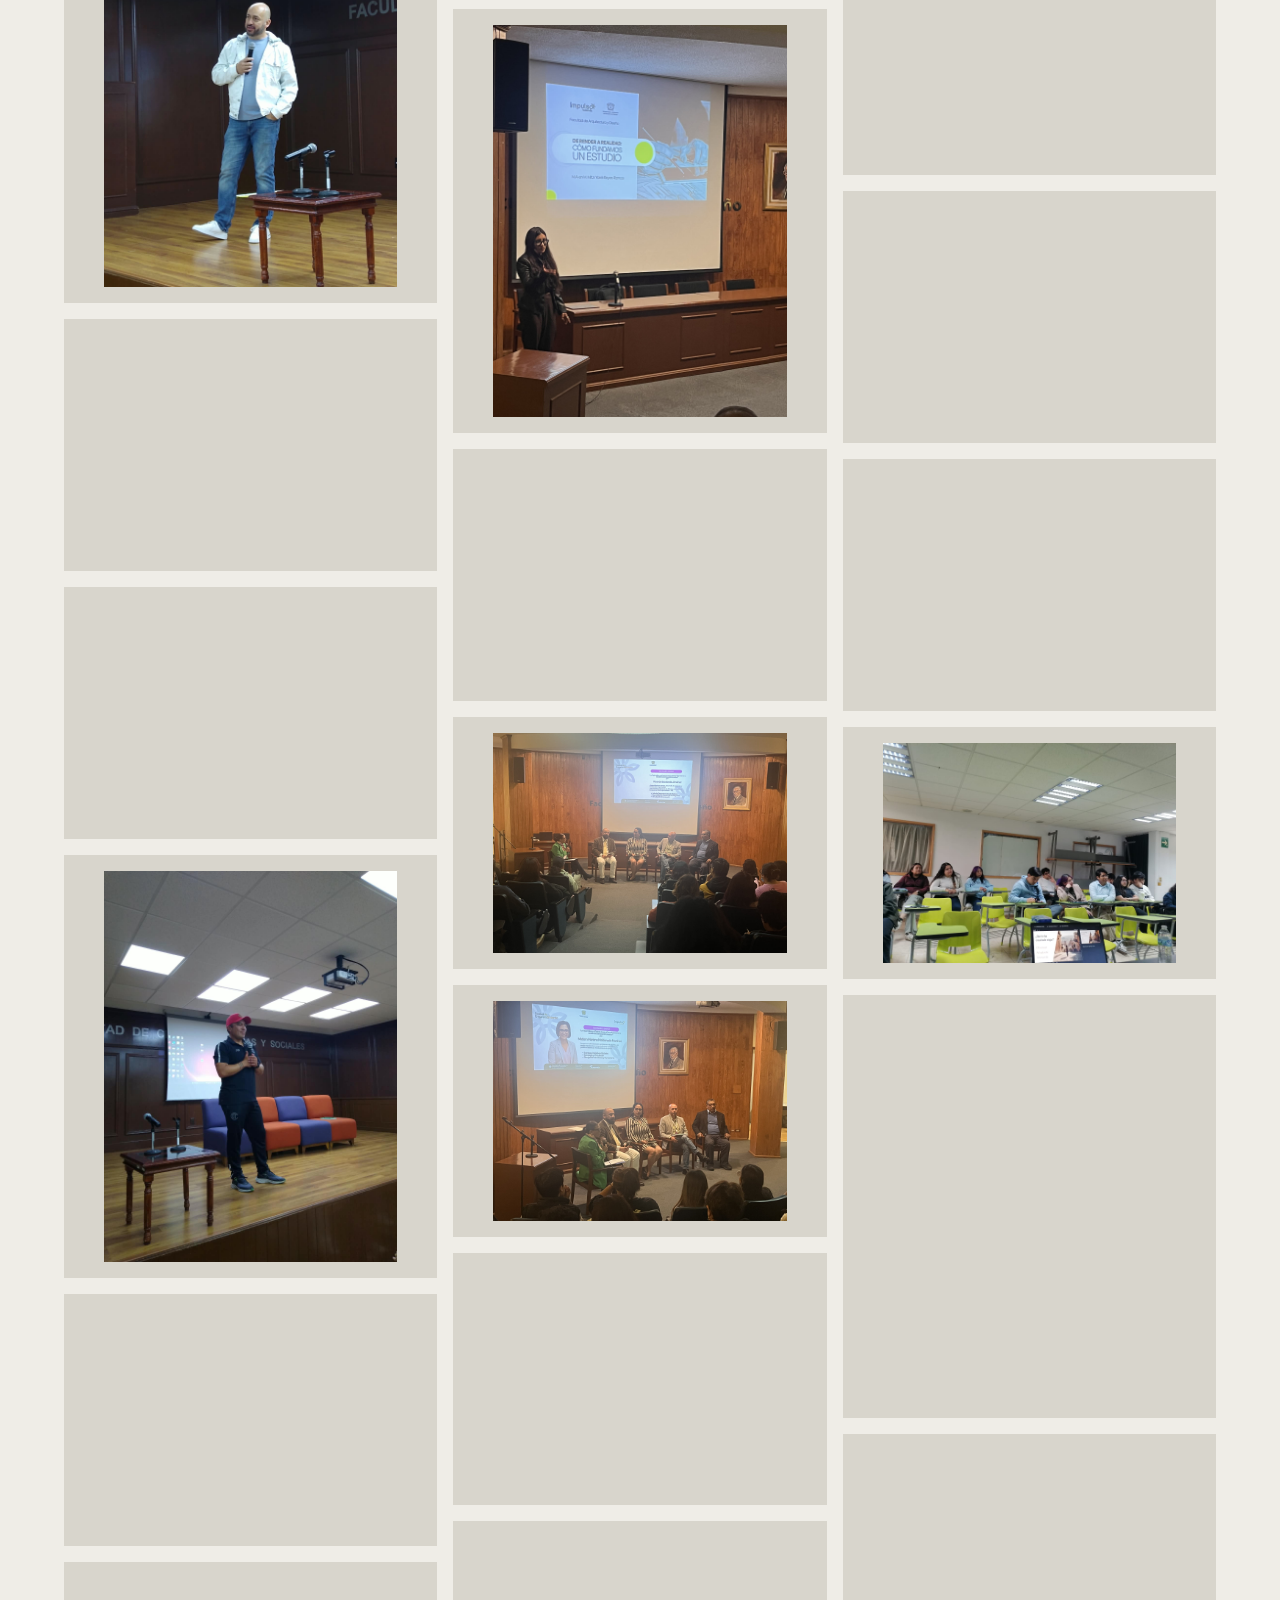
<file: galeria.html>
<!doctype html>
<html lang="es">
<head>
  <meta charset="utf-8">
  <meta name="viewport" content="width=device-width,initial-scale=1">
  <meta name="description" content="Momentos Impulso: revive Impulso Tuaem&eacute;x 2026.">
  <title>Momentos Impulso | Impulso Tuaem&eacute;x 2026</title>
  <link rel="preconnect" href="https://fonts.googleapis.com">
  <link rel="preconnect" href="https://fonts.gstatic.com" crossorigin>
  <link href="https://fonts.googleapis.com/css2?family=DM+Sans:wght@400;500;600;700&display=swap" rel="stylesheet">
  <link rel="stylesheet" href="css/site.css?v=20261020-1">
  <link rel="stylesheet" href="css/gallery.css?v=20261030-gallery3">
  <link rel="stylesheet" href="css/media-path-fixes.css?v=20261103-media-paths1">
  <link rel="stylesheet" href="css/gallery-media.css?v=20261030-gallery3">
</head>
<body class="gallery-page">
  <div id="site-navigation"></div>
  <main class="container">
    <section class="gallery-hero" aria-labelledby="gallery-title">
      <div><span class="gallery-kicker">Impulso Tuaem&eacute;x 2026</span><h1 class="gallery-title" id="gallery-title">MOMENTOS<br>IMPULSO</h1></div>
      <div class="gallery-intro"><p>Dos d&iacute;as. Miles de historias.</p><p>Revive las experiencias, encuentros y momentos que hicieron de Impulso Tuaem&eacute;x 2026 una celebraci&oacute;n del talento, la innovaci&oacute;n y el emprendimiento.</p></div>
    </section>
    <div class="gallery-controls" role="group" aria-label="Filtrar fotograf&iacute;as por escenario">
      <button class="gallery-filter" type="button" data-gallery-filter="all" aria-pressed="true">Todos los momentos</button>
      <button class="gallery-filter" type="button" data-gallery-filter="inauguracion" aria-pressed="false">Comunidad</button>
      <button class="gallery-filter" type="button" data-gallery-filter="cultura" aria-pressed="false">Cultura e Innovaci&oacute;n Creativa</button>
      <button class="gallery-filter" type="button" data-gallery-filter="deporte" aria-pressed="false">Deporte</button>
      <button class="gallery-filter" type="button" data-gallery-filter="tecnologia" aria-pressed="false">Tecnolog&iacute;a</button>
      <button class="gallery-filter" type="button" data-gallery-filter="diseno" aria-pressed="false">Dise&ntilde;o</button>
      <button class="gallery-filter" type="button" data-gallery-filter="investigacion" aria-pressed="false">Investigaci&oacute;n Aplicada</button>
      <button class="gallery-filter" type="button" data-gallery-filter="gobernanza" aria-pressed="false">Gobernanza</button>
      <button class="gallery-filter" type="button" data-gallery-filter="bienestar" aria-pressed="false">Bienestar Integral</button>
      <button class="gallery-filter" type="button" data-gallery-filter="bootcamp" aria-pressed="false">Bootcamp y Demo Day</button>
    </div>
    <p class="gallery-status" data-gallery-status role="status" aria-live="polite">Cargando fotograf&iacute;as&hellip;</p>
    <section class="gallery-grid" data-gallery-grid aria-label="Fotograf&iacute;as de Impulso Tuaem&eacute;x 2026"></section>
    <p class="gallery-empty" data-gallery-empty hidden>No hay fotograf&iacute;as publicadas en esta categor&iacute;a todav&iacute;a.</p>
  </main>
  <footer><div class="container">Universidad Aut&oacute;noma del Estado de M&eacute;xico &middot; Direcci&oacute;n de Desarrollo Empresarial</div></footer>
  <dialog class="gallery-dialog" data-gallery-dialog aria-label="Visor de fotograf&iacute;as">
    <div class="gallery-dialog-inner"><button class="gallery-dialog-close" type="button" data-gallery-close aria-label="Cerrar fotograf&iacute;a">&times;</button><button class="gallery-dialog-nav gallery-dialog-prev" type="button" data-gallery-prev aria-label="Fotograf&iacute;a anterior">&lsaquo;</button><div class="gallery-dialog-stage"><img data-gallery-dialog-image alt=""><video data-gallery-dialog-video controls playsinline preload="metadata" hidden></video></div><button class="gallery-dialog-nav gallery-dialog-next" type="button" data-gallery-next aria-label="Fotograf&iacute;a siguiente">&rsaquo;</button><div class="gallery-dialog-caption"><div><strong data-gallery-dialog-title></strong><span data-gallery-dialog-meta></span></div></div></div>
  </dialog>
  <script type="module" src="js/site-header.js?v=20261020-1"></script>
  <script type="module" src="js/navbar-auth.js?v=20261030-perf1"></script>
  <script type="module" src="js/gallery.js?v=20261103-media-paths1"></script>
</body>
</html>
</file>
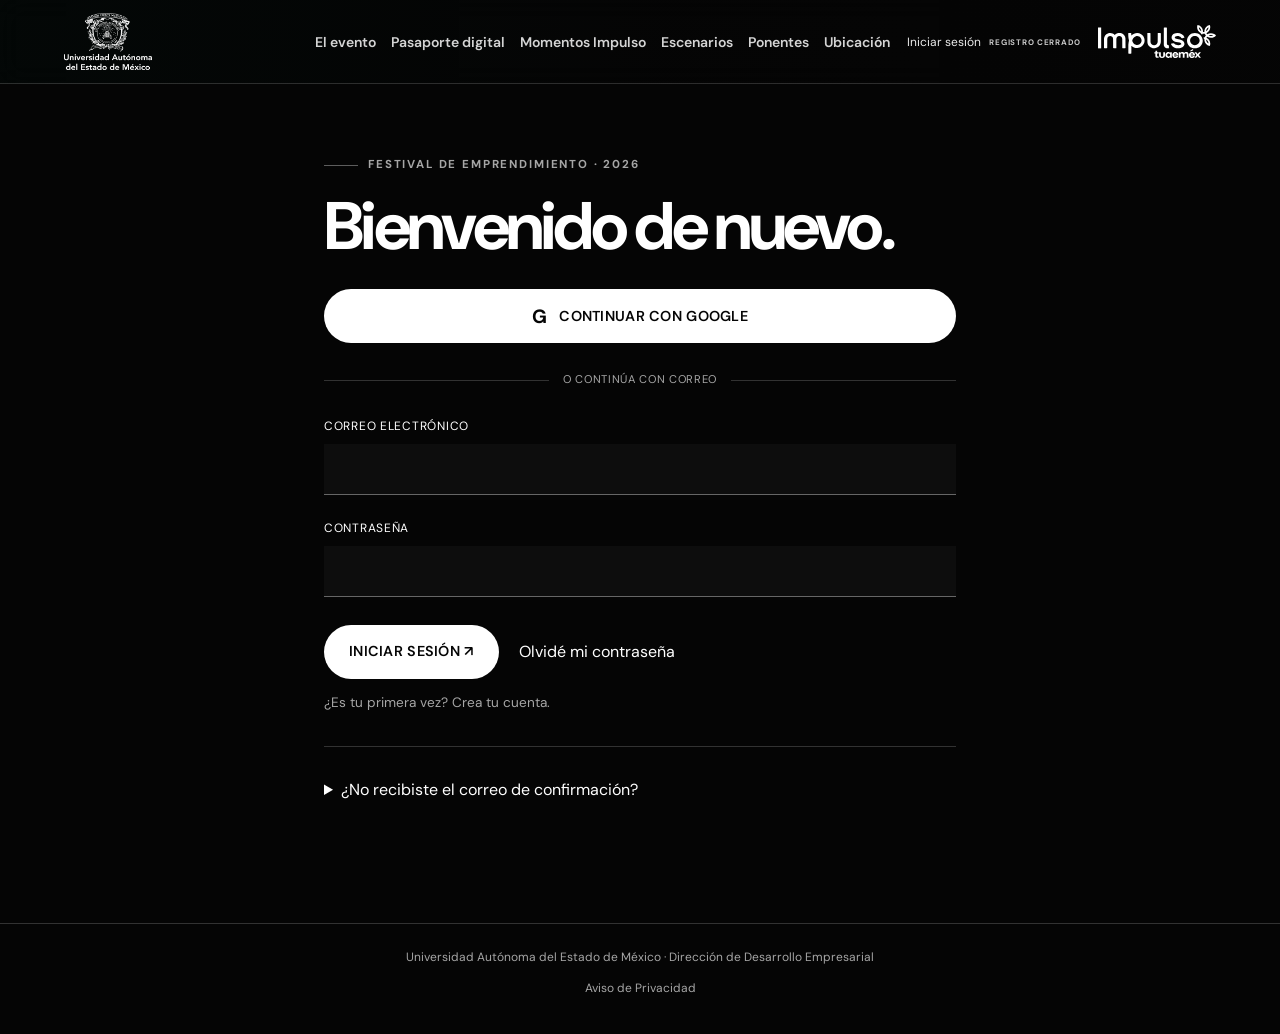
<file: login.html>
<!doctype html>
<html lang="es"><head><meta charset="utf-8"><meta name="viewport" content="width=device-width, initial-scale=1"><meta name="robots" content="noindex"><title>Iniciar sesión | Impulso Tuaeméx 2026</title><link rel="stylesheet" href="css/account.css"></head><body>
<div id="site-navigation"></div>
<main class="narrow"><span class="eyebrow">Festival de Emprendimiento · 2026</span><div data-message class="message" role="status" aria-live="polite" hidden></div><noscript><p>Activa JavaScript para utilizar tu cuenta.</p></noscript><h1>Bienvenido de nuevo.</h1><div class="actions"><button class="btn google-button" type="button" data-google-login><span class="google-mark" aria-hidden="true">G</span><span data-google-label>CONTINUAR CON GOOGLE</span></button></div><div class="auth-divider"><span>O CONTINÚA CON CORREO</span></div><form method="post"><div class="form-grid"><div class="full"><label>Correo electrónico<input name="email" type="email" autocomplete="email" required maxlength="254"></label></div><label class="full">Contraseña<input name="password" type="password" autocomplete="current-password" required maxlength="128"></label></div><div class="actions"><button class="btn" type="submit">INICIAR SESIÓN ↗</button><a href="recuperar-password.html">Olvidé mi contraseña</a></div></form><p class="small">¿Es tu primera vez? <a href="registro.html">Crea tu cuenta</a>.</p><details class="panel"><summary>¿No recibiste el correo de confirmación?</summary><form method="post" id="resend-form"><p>Escribe el correo con el que creaste tu cuenta.</p><label>Correo electrónico<input name="email" type="email" autocomplete="email" required maxlength="254"></label><div class="actions"><button class="btn secondary" type="submit">REENVIAR CONFIRMACIÓN</button></div></form></details></main><footer>Universidad Autónoma del Estado de México · Dirección de Desarrollo Empresarial<p><a href="privacidad.html">Aviso de Privacidad</a></p></footer><script src="vendor/supabase-js-2.57.4/supabase.js?v=20260921-4"></script>
<script type="module" src="js/site-header.js?v=20260921-4"></script><script type="module" src="js/navbar-auth.js?v=20261030-perf1"></script><script type="module" src="js/login.js?v=20260921-4"></script></body></html>
</file>
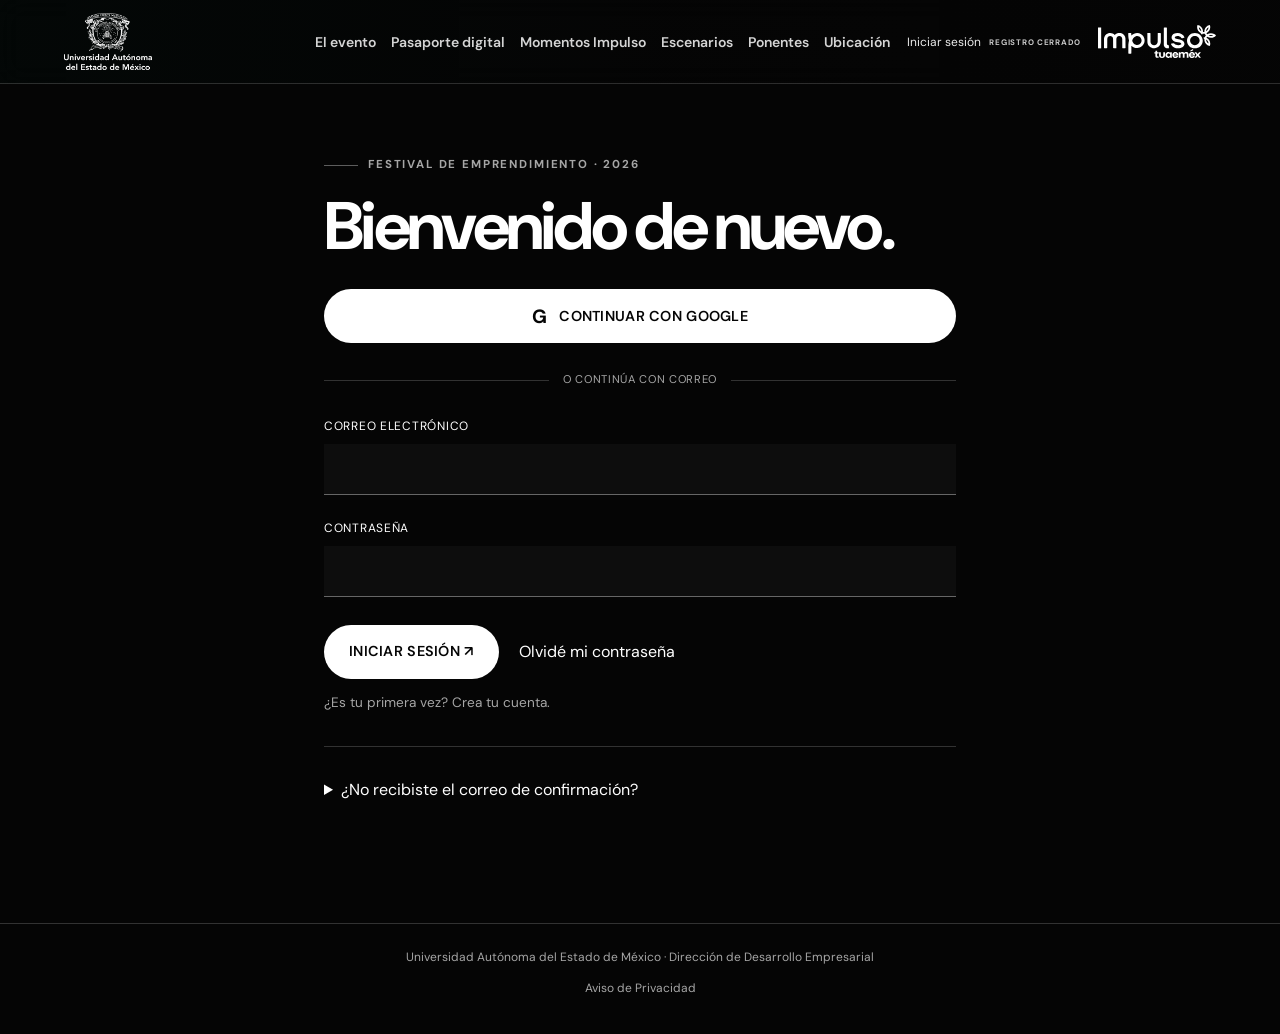
<file: mi-cuenta.html>
<!doctype html>
<html lang="es">
<head>
  <meta charset="utf-8">
  <meta name="viewport" content="width=device-width, initial-scale=1">
  <meta name="robots" content="noindex">
  <title>Mi cuenta | Impulso Tuaeméx 2026</title>
  <link rel="stylesheet" href="css/account.css">
</head>
<body>
  <div id="site-navigation"></div>
  <main class="container">
    <span class="eyebrow">Festival de Emprendimiento · 2026</span>
    <div data-message class="message" role="status" aria-live="polite">Cargando tu cuenta…</div>
    <noscript><p>Activa JavaScript para utilizar tu cuenta.</p></noscript>
    <div data-private hidden>
      <h1>MI CUENTA</h1><h2 id="greeting">Mi cuenta.</h2><p class="account-email" id="account-email"></p>
      <section class="panel"><h2>DATOS PERSONALES</h2><form method="post" id="profile-form"><div class="form-grid"><label>Nombre<input name="nombre" autocomplete="given-name" required maxlength="100"></label><label>Apellidos<input name="apellidos" autocomplete="family-name" required maxlength="150"></label><label class="full">Tipo de usuario<select name="tipo_usuario" required><option value="">Selecciona una opción</option><option>Estudiante</option><option>Docente</option><option>Administrativo</option><option>Investigador</option><option>Empresario</option><option>Público general</option></select></label><div class="full form-grid" data-student hidden><label>Número de cuenta<input name="numero_cuenta" maxlength="40"></label><label>Espacio académico<input name="espacio_academico" maxlength="200"></label></div><label class="full">Teléfono (opcional)<input name="telefono" type="tel" autocomplete="tel" maxlength="30"></label></div><div class="actions"><button class="btn secondary" type="submit">GUARDAR CAMBIOS</button></div></form></section>
      <section class="panel"><span class="eyebrow">TU ACCESO</span><h2>Impulso Tuaeméx 2026</h2><p>15 — 16 OCTUBRE 2026<br>Ciudad Universitaria · Toluca, Estado de México</p><p id="event-status" class="status">Cargando el estado de tu registro…</p><div id="registration-details" hidden><p>TU FOLIO<br><strong class="folio" id="folio"></strong></p><p>Fecha de registro: <span id="registration-date"></span></p></div></section>
      <section class="panel"><h2>PASAPORTE DIGITAL</h2><div class="metrics"><div class="metric"><strong>0 / 7</strong><span>Asistencias confirmadas</span></div><div class="metric"><strong>Bloqueada</strong><span>INSIGNIA</span></div></div><p data-account-route-count>Consultando tus actividades seleccionadas…</p><a class="btn btn-primary" href="pasaporte.html">VER MI PASAPORTE ↗</a></section>
      <form method="post" id="logout-form" class="panel"><button class="session-exit" type="submit">CERRAR SESIÓN</button></form>
    </div>
  </main>
  <footer>Universidad Autónoma del Estado de México · Dirección de Desarrollo Empresarial<p><a href="privacidad.html">Aviso de Privacidad</a></p></footer>
  <script src="vendor/supabase-js-2.57.4/supabase.js?v=20260921-4"></script>
  <script type="module" src="js/site-header.js?v=20261020-1"></script><script type="module" src="js/navbar-auth.js?v=20261030-perf1"></script><script type="module" src="js/account.js?v=20260921-4"></script>
</body>
</html>
</file>
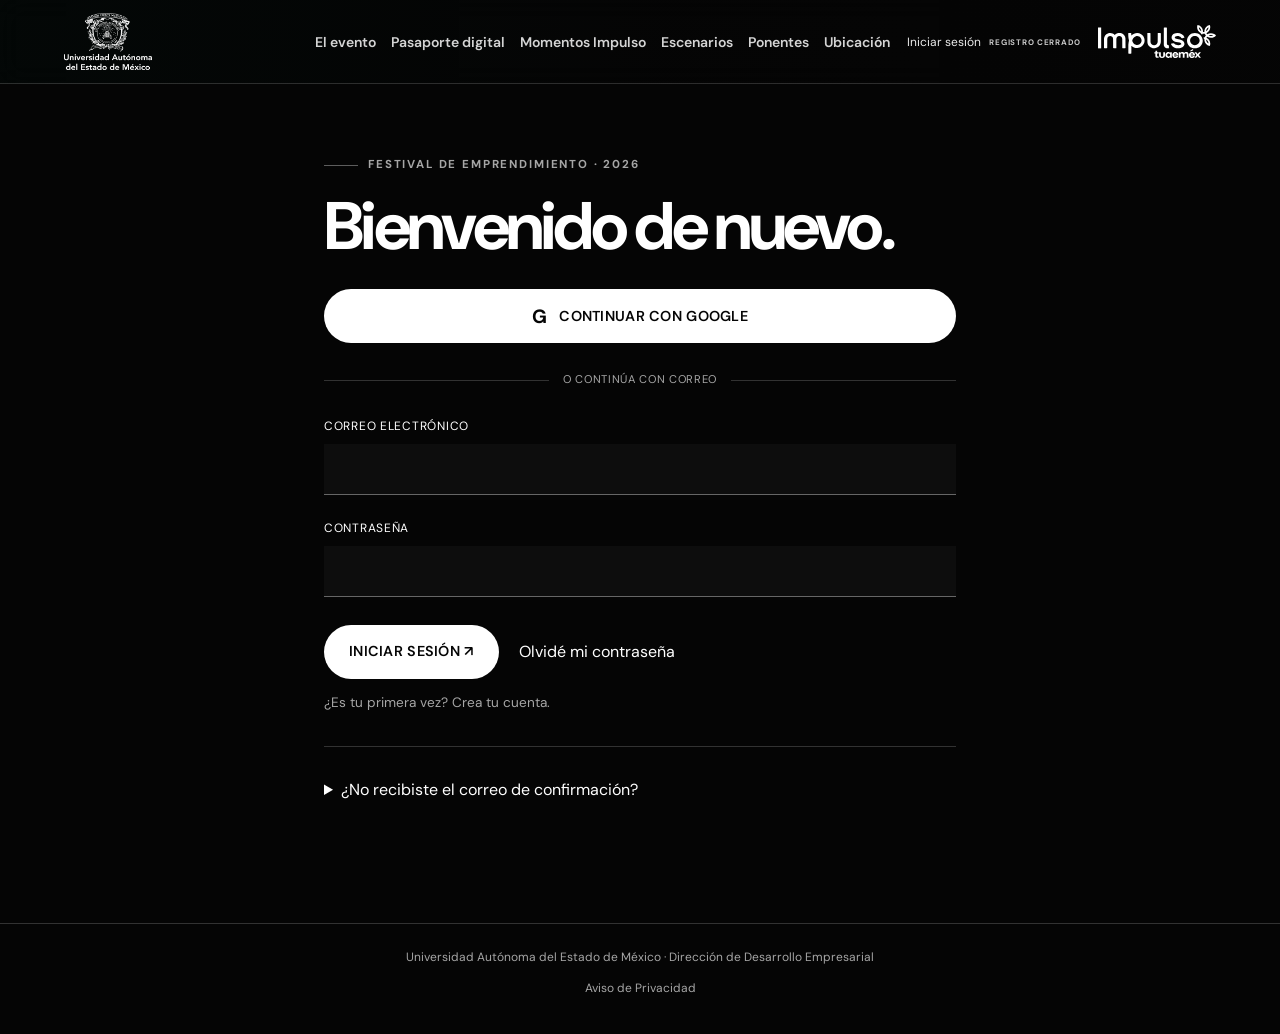
<file: pasaporte.html>
<!doctype html>
<html lang="es">
<head>
  <meta charset="utf-8">
  <meta name="viewport" content="width=device-width, initial-scale=1">
  <meta name="robots" content="noindex">
  <title>Mi pasaporte | Impulso Tuaeméx 2026</title>

  <link rel="stylesheet" href="css/account.css">
  <link rel="stylesheet" href="css/route.css">
</head>

<body>

  <div id="site-navigation"></div>

  <main class="container">

    <span class="eyebrow">
      Festival de Emprendimiento · 2026
    </span>

    <div
      data-message
      class="message"
      role="status"
      aria-live="polite"
    >
      Cargando tu cuenta…
    </div>

    <noscript>
      <p>Activa JavaScript para utilizar tu cuenta.</p>
    </noscript>


    <div data-private hidden>

      <h1>MI PASAPORTE</h1>


      <!-- CUENTA NO ACTIVA -->
      <section
        id="passport-locked"
        class="panel"
        hidden
      >
        <p>
          Tu inscripción no está activa.
          Consulta el estado en Mi cuenta.
        </p>

        <a
          class="btn"
          href="mi-cuenta.html"
        >
          IR A MI CUENTA ↗
        </a>
      </section>


      <!-- PASAPORTE ACTIVO -->
      <section
        id="passport-content"
        hidden
      >

        <div class="private-passport-heading">

          <p class="private-passport-meta">
            Impulso Tuaeméx 2026 · Folio
            <strong id="passport-folio">—</strong>
          </p>

          <span
            class="eyebrow"
            data-passport-preview-label
            hidden
          >
            MODO SIMULACIÓN
          </span>

        </div>


        <!-- PASAPORTE + INSIGNIA -->
        <section class="private-passport-showcase">

          <!-- PASAPORTE -->
          <article class="private-passport-card">

            <div class="private-passport-card-top">
              <span>Impulso Tuaeméx 2026</span>
              <span aria-hidden="true">↗</span>
            </div>


            <h2>Tu Pasaporte</h2>


            <!-- CONTADOR -->
            <div class="private-passport-count">

              <strong data-passport-count>
                0
              </strong>

              <span>/ 7</span>

            </div>


            <p class="private-passport-label">
              Actividades completadas
            </p>


            <!-- 7 SELLOS -->
            <div
              class="private-passport-stamps"
              data-passport-stamps
              aria-label="Progreso del pasaporte"
            >

              <span data-passport-stamp="1">01</span>
              <span data-passport-stamp="2">02</span>
              <span data-passport-stamp="3">03</span>
              <span data-passport-stamp="4">04</span>
              <span data-passport-stamp="5">05</span>
              <span data-passport-stamp="6">06</span>

              <span data-passport-stamp="7">07</span>

            </div>


            <!-- BARRA DE PROGRESO -->
            <div
              class="private-passport-progress"
              data-passport-progressbar
              role="progressbar"
              aria-valuemin="0"
              aria-valuemax="7"
              aria-valuenow="0"
            >
              <span data-passport-progress-fill></span>
            </div>


            <div class="private-passport-footer">

              <p data-passport-progress-text>
                Consultando tus asistencias…
              </p>

              <span data-passport-percent>
                0% completado
              </span>

            </div>

          </article>


          <!-- CONECTOR -->
          <div
            class="private-passport-connector"
            aria-hidden="true"
          >
            <span></span>
            <strong>→</strong>
          </div>


          <!-- INSIGNIA -->
          <aside
            class="private-passport-badge"
            data-passport-badge-card
          >

            <span
              class="private-passport-badge-state"
              data-passport-badge-state
            >
              BLOQUEADA
            </span>


            <!-- SÍMBOLO -->
            <div
              class="private-passport-badge-symbol"
              aria-hidden="true"
            >
              <span class="private-passport-star"></span>
              <span class="private-passport-star-center"></span>
            </div>


            <h2>
              Insignia IMPULSO TUAEMÉX
              <br>
              2026
            </h2>


            <p data-passport-badge-copy>
              Se personaliza al completar 7 actividades.
            </p>


            <small>
              Mostrará tu nombre, folio y datos de cumplimiento.
            </small>


            <!-- DATOS DE INSIGNIA -->
            <div
              class="private-passport-badge-person"
              data-passport-badge-person
              hidden
            >

              <div>
                <span>OTORGADA A</span>
                <strong data-passport-badge-name>
                  —
                </strong>
              </div>

              <div>
                <span>FOLIO</span>
                <strong data-passport-badge-folio>
                  —
                </strong>
              </div>

              <div
                data-passport-badge-date-row
                hidden
              >
                <span>
                  FECHA DE CUMPLIMIENTO
                </span>

                <strong data-passport-badge-date>
                  —
                </strong>
              </div>

            </div>

          </aside>

        </section>


        <p class="private-passport-note">
          Cada actividad cuenta una sola vez.
          Tu asistencia se confirma mediante QR o NFC.
        </p>


        <!-- MI RUTA -->
        <section
          class="panel private-passport-route"
          id="my-route"
          aria-labelledby="my-route-title"
        >

          <span class="eyebrow">
            TU SELECCIÓN
          </span>

          <h2 id="my-route-title">
            MI RUTA
          </h2>


          <p data-route-count>
            Cargando tus actividades…
          </p>


          <p>
            Seleccionar una actividad no confirma tu asistencia.
            Escanea el NFC o QR de la actividad cuando el responsable
            habilite la asistencia.
            No necesitas seleccionarla previamente.
          </p>


          <p
            data-route-message
            role="status"
            aria-live="polite"
          ></p>


          <div data-route-list></div>


          <div class="actions">

            <a
              class="btn btn-outline"
              href="index.html#agenda"
            >
              EXPLORAR ACTIVIDADES ↗
            </a>


            <button
              type="button"
              class="btn btn-primary"
              data-export-route
              hidden
            >
              AGREGAR TODA MI RUTA AL CALENDARIO
            </button>

          </div>


          <div
            data-export-options
            hidden
          ></div>

        </section>


        <!-- ASISTENCIAS -->
        <section
          class="panel private-passport-attendances"
        >

          <span class="eyebrow">
            REGISTRO
          </span>

          <h2>
            MIS ASISTENCIAS
          </h2>


          <div data-attendance-list>
            <p>
              Cargando asistencias…
            </p>
          </div>

        </section>

      </section>

      <a href="mi-cuenta.html">
        Volver a Mi cuenta
      </a>


      <form
        method="post"
        id="logout-form"
        class="panel"
      >
        <button
          class="session-exit"
          type="submit"
        >
          CERRAR SESIÓN
        </button>
      </form>

    </div>

  </main>


  <footer>
    Universidad Autónoma del Estado de México ·
    Dirección de Desarrollo Empresarial

    <p>
      <a href="privacidad.html">
        Aviso de Privacidad
      </a>
    </p>
  </footer>


  <script
    src="vendor/supabase-js-2.57.4/supabase.js?v=20260921-4"
  ></script>

  <script
    type="module"
    src="js/site-header.js?v=20260921-4"
  ></script>

  <script
    type="module"
    src="js/navbar-auth.js?v=20261030-perf1"
  ></script>

  <script
    type="module"
    src="js/passport.js?v=20261003-1"
  ></script>

</body>
</html>
</file>
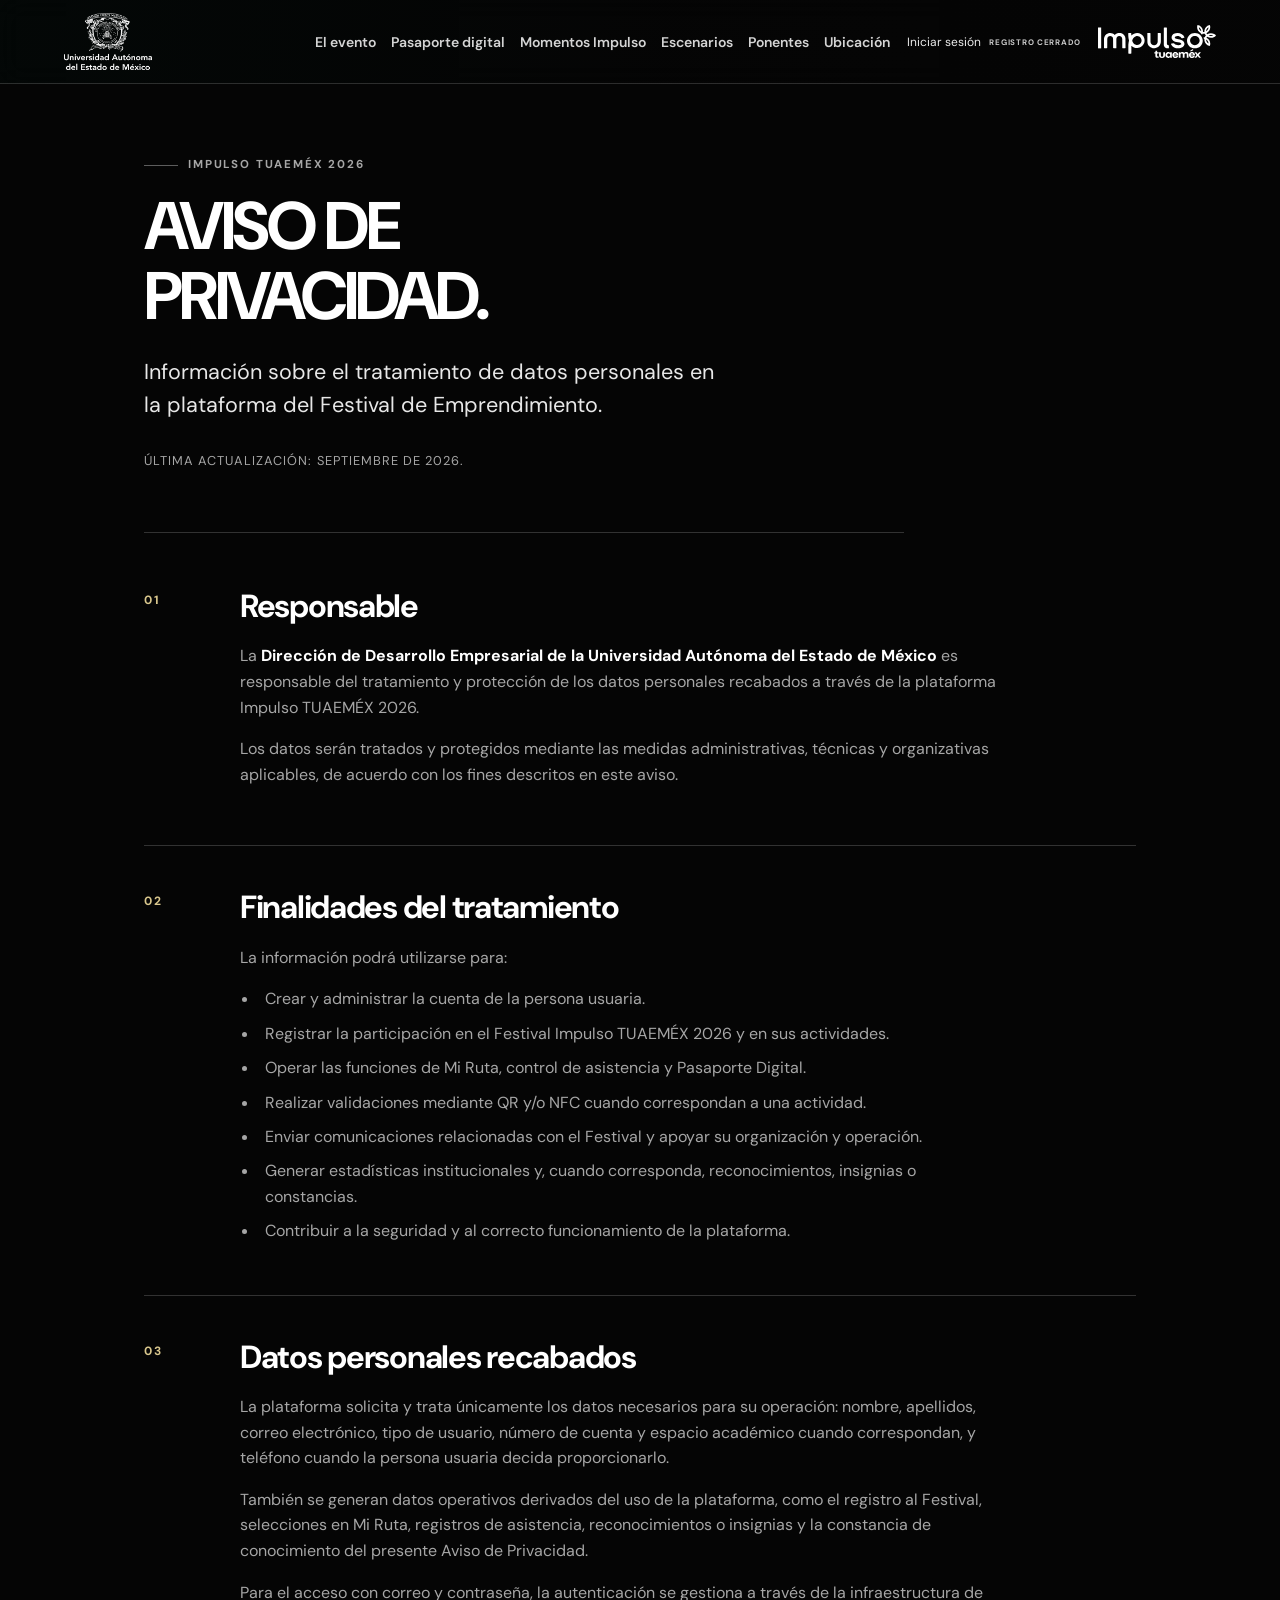
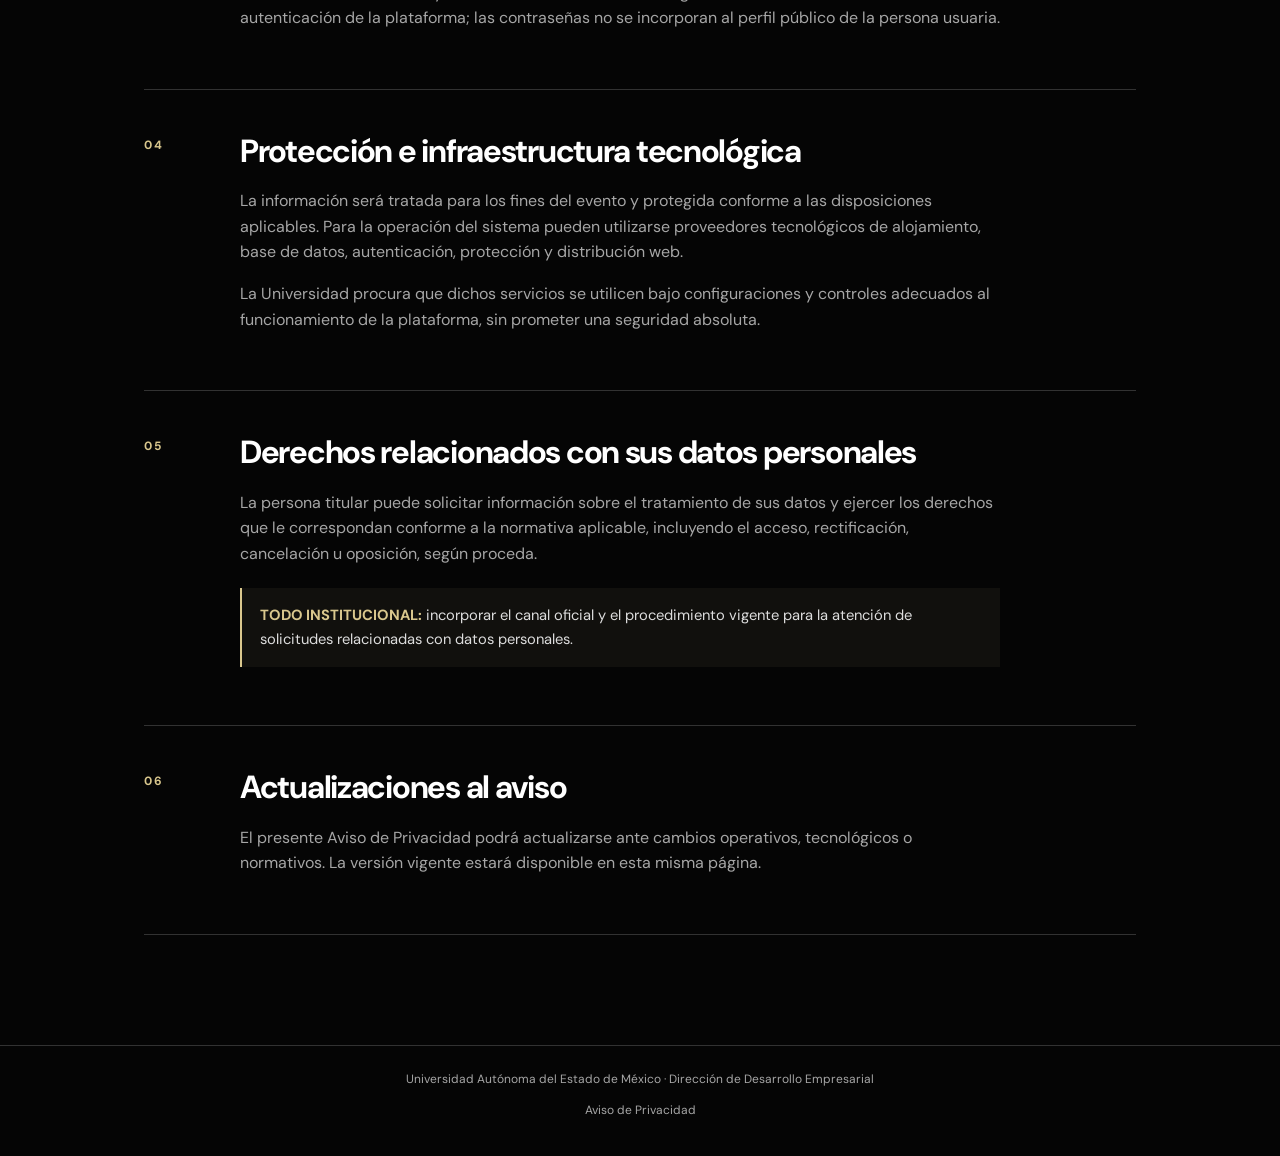
<file: privacidad.html>
<!doctype html>
<html lang="es">
<head>
  <meta charset="utf-8">
  <meta name="viewport" content="width=device-width, initial-scale=1">
  <title>Aviso de Privacidad | Impulso TUAEMÉX 2026</title>
  <meta name="description" content="Aviso de Privacidad de la plataforma Impulso TUAEMÉX 2026.">
  <link rel="stylesheet" href="css/account.css?v=20260929-3">
</head>
<body>
  <div id="site-navigation"></div>
  <main class="privacy-page">
    <header class="privacy-hero">
      <span class="eyebrow">Impulso TUAEMÉX 2026</span>
      <h1>AVISO DE<br>PRIVACIDAD.</h1>
      <p class="privacy-lead">Información sobre el tratamiento de datos personales en la plataforma del Festival de Emprendimiento.</p>
      <p class="privacy-updated">Última actualización: septiembre de 2026.</p>
    </header>

    <article class="privacy-notice" aria-labelledby="privacy-responsable">
      <section>
        <p class="privacy-index">01</p>
        <div>
          <h2 id="privacy-responsable">Responsable</h2>
          <p>La <strong>Dirección de Desarrollo Empresarial de la Universidad Autónoma del Estado de México</strong> es responsable del tratamiento y protección de los datos personales recabados a través de la plataforma Impulso TUAEMÉX 2026.</p>
          <p>Los datos serán tratados y protegidos mediante las medidas administrativas, técnicas y organizativas aplicables, de acuerdo con los fines descritos en este aviso.</p>
        </div>
      </section>

      <section>
        <p class="privacy-index">02</p>
        <div>
          <h2>Finalidades del tratamiento</h2>
          <p>La información podrá utilizarse para:</p>
          <ul>
            <li>Crear y administrar la cuenta de la persona usuaria.</li>
            <li>Registrar la participación en el Festival Impulso TUAEMÉX 2026 y en sus actividades.</li>
            <li>Operar las funciones de Mi Ruta, control de asistencia y Pasaporte Digital.</li>
            <li>Realizar validaciones mediante QR y/o NFC cuando correspondan a una actividad.</li>
            <li>Enviar comunicaciones relacionadas con el Festival y apoyar su organización y operación.</li>
            <li>Generar estadísticas institucionales y, cuando corresponda, reconocimientos, insignias o constancias.</li>
            <li>Contribuir a la seguridad y al correcto funcionamiento de la plataforma.</li>
          </ul>
        </div>
      </section>

      <section>
        <p class="privacy-index">03</p>
        <div>
          <h2>Datos personales recabados</h2>
          <p>La plataforma solicita y trata únicamente los datos necesarios para su operación: nombre, apellidos, correo electrónico, tipo de usuario, número de cuenta y espacio académico cuando correspondan, y teléfono cuando la persona usuaria decida proporcionarlo.</p>
          <p>También se generan datos operativos derivados del uso de la plataforma, como el registro al Festival, selecciones en Mi Ruta, registros de asistencia, reconocimientos o insignias y la constancia de conocimiento del presente Aviso de Privacidad.</p>
          <p>Para el acceso con correo y contraseña, la autenticación se gestiona a través de la infraestructura de autenticación de la plataforma; las contraseñas no se incorporan al perfil público de la persona usuaria.</p>
        </div>
      </section>

      <section>
        <p class="privacy-index">04</p>
        <div>
          <h2>Protección e infraestructura tecnológica</h2>
          <p>La información será tratada para los fines del evento y protegida conforme a las disposiciones aplicables. Para la operación del sistema pueden utilizarse proveedores tecnológicos de alojamiento, base de datos, autenticación, protección y distribución web.</p>
          <p>La Universidad procura que dichos servicios se utilicen bajo configuraciones y controles adecuados al funcionamiento de la plataforma, sin prometer una seguridad absoluta.</p>
        </div>
      </section>

      <section>
        <p class="privacy-index">05</p>
        <div>
          <h2>Derechos relacionados con sus datos personales</h2>
          <p>La persona titular puede solicitar información sobre el tratamiento de sus datos y ejercer los derechos que le correspondan conforme a la normativa aplicable, incluyendo el acceso, rectificación, cancelación u oposición, según proceda.</p>
          <!-- TODO INSTITUCIONAL: Sustituir por el canal oficial, requisitos y procedimiento vigente para ejercer derechos relacionados con datos personales. -->
          <p class="privacy-todo"><strong>TODO INSTITUCIONAL:</strong> incorporar el canal oficial y el procedimiento vigente para la atención de solicitudes relacionadas con datos personales.</p>
        </div>
      </section>

      <section>
        <p class="privacy-index">06</p>
        <div>
          <h2>Actualizaciones al aviso</h2>
          <p>El presente Aviso de Privacidad podrá actualizarse ante cambios operativos, tecnológicos o normativos. La versión vigente estará disponible en esta misma página.</p>
        </div>
      </section>
    </article>
  </main>
  <footer>Universidad Autónoma del Estado de México · Dirección de Desarrollo Empresarial<p><a href="privacidad.html">Aviso de Privacidad</a></p></footer>
  <script type="module" src="js/site-header.js?v=20260921-4"></script>
  <script type="module" src="js/navbar-auth.js?v=20261030-perf1"></script>
</body>
</html>
</file>
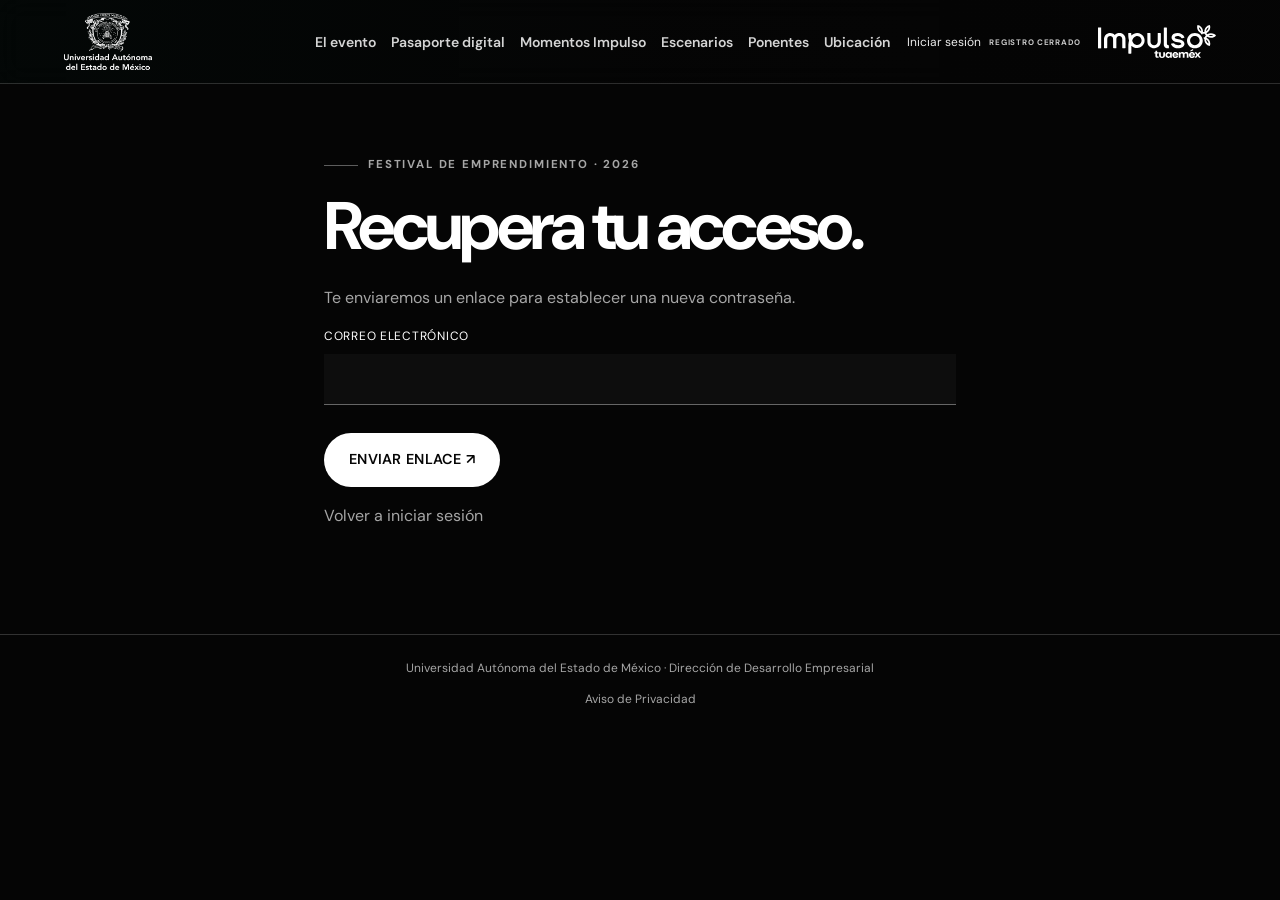
<file: recuperar-password.html>
<!doctype html>
<html lang="es"><head><meta charset="utf-8"><meta name="viewport" content="width=device-width, initial-scale=1"><meta name="robots" content="noindex"><title>Recuperar contraseña | Impulso Tuaeméx 2026</title><link rel="stylesheet" href="css/account.css"></head><body>
<div id="site-navigation"></div>
<main class="narrow"><span class="eyebrow">Festival de Emprendimiento · 2026</span><div data-message class="message" role="status" aria-live="polite" hidden></div><noscript><p>Activa JavaScript para utilizar tu cuenta.</p></noscript><h1>Recupera tu acceso.</h1><form method="post" id="request-form"><p>Te enviaremos un enlace para establecer una nueva contraseña.</p><label>Correo electrónico<input name="email" type="email" autocomplete="email" required maxlength="254"></label><div class="actions"><button class="btn" type="submit">ENVIAR ENLACE ↗</button></div></form><form method="post" id="reset-form" hidden><div class="form-grid"><label>Contraseña<input name="password" type="password" autocomplete="new-password" required minlength="8" maxlength="128"><span class="hint">Al menos 8 caracteres.</span></label><label>Confirmar contraseña<input name="confirm_password" type="password" autocomplete="new-password" required minlength="8" maxlength="128"></label></div><div class="actions"><button class="btn" type="submit">GUARDAR CONTRASEÑA ↗</button></div></form><p><a href="login.html">Volver a iniciar sesión</a></p></main><footer>Universidad Autónoma del Estado de México · Dirección de Desarrollo Empresarial<p><a href="privacidad.html">Aviso de Privacidad</a></p></footer><script src="vendor/supabase-js-2.57.4/supabase.js?v=20260921-4"></script>
<script type="module" src="js/site-header.js?v=20260921-4"></script><script type="module" src="js/navbar-auth.js?v=20261030-perf1"></script><script type="module" src="js/recovery.js?v=20260921-4"></script></body></html>
</file>
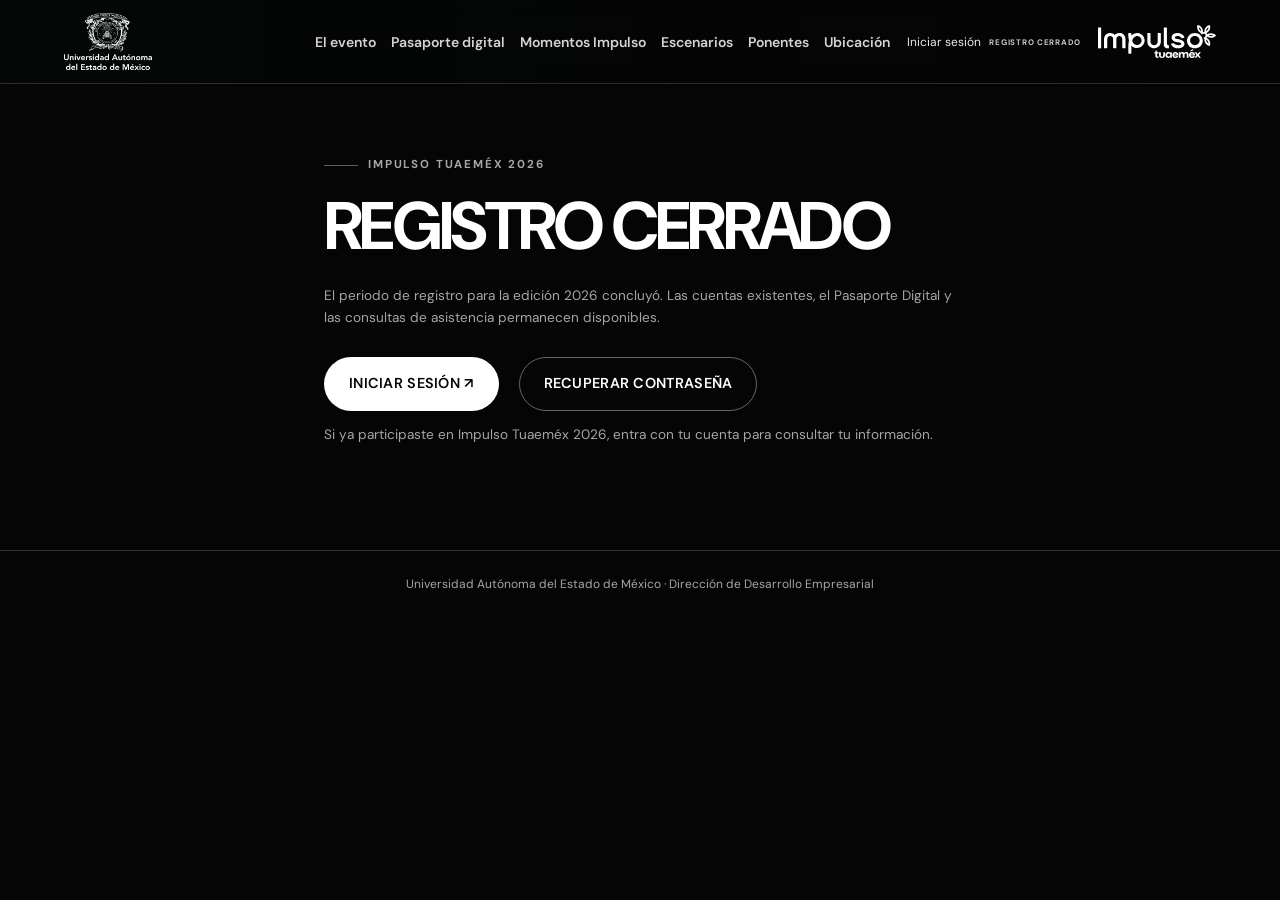
<file: registro.html>
<!doctype html>
<html lang="es">
<head>
  <meta charset="utf-8">
  <meta name="viewport" content="width=device-width, initial-scale=1">
  <meta name="robots" content="noindex">
  <title>Registro cerrado | Impulso Tuaeméx 2026</title>
  <link rel="stylesheet" href="css/account.css">
</head>
<body>
  <div id="site-navigation"></div>
  <main class="narrow">
    <span class="eyebrow">Impulso Tuaeméx 2026</span>
    <h1>REGISTRO CERRADO</h1>
    <p class="small">El periodo de registro para la edición 2026 concluyó. Las cuentas existentes, el Pasaporte Digital y las consultas de asistencia permanecen disponibles.</p>
    <div class="actions"><a class="btn" href="login.html">INICIAR SESIÓN ↗</a><a class="btn secondary" href="recuperar-password.html">RECUPERAR CONTRASEÑA</a></div>
    <p class="small">Si ya participaste en Impulso Tuaeméx 2026, entra con tu cuenta para consultar tu información.</p>
  </main>
  <footer>Universidad Autónoma del Estado de México · Dirección de Desarrollo Empresarial</footer>
  <script src="vendor/supabase-js-2.57.4/supabase.js?v=20260921-4"></script>
  <script type="module" src="js/site-header.js?v=20261020-1"></script>
  <script type="module" src="js/navbar-auth.js?v=20261030-perf1"></script>
</body>
</html>
</file>
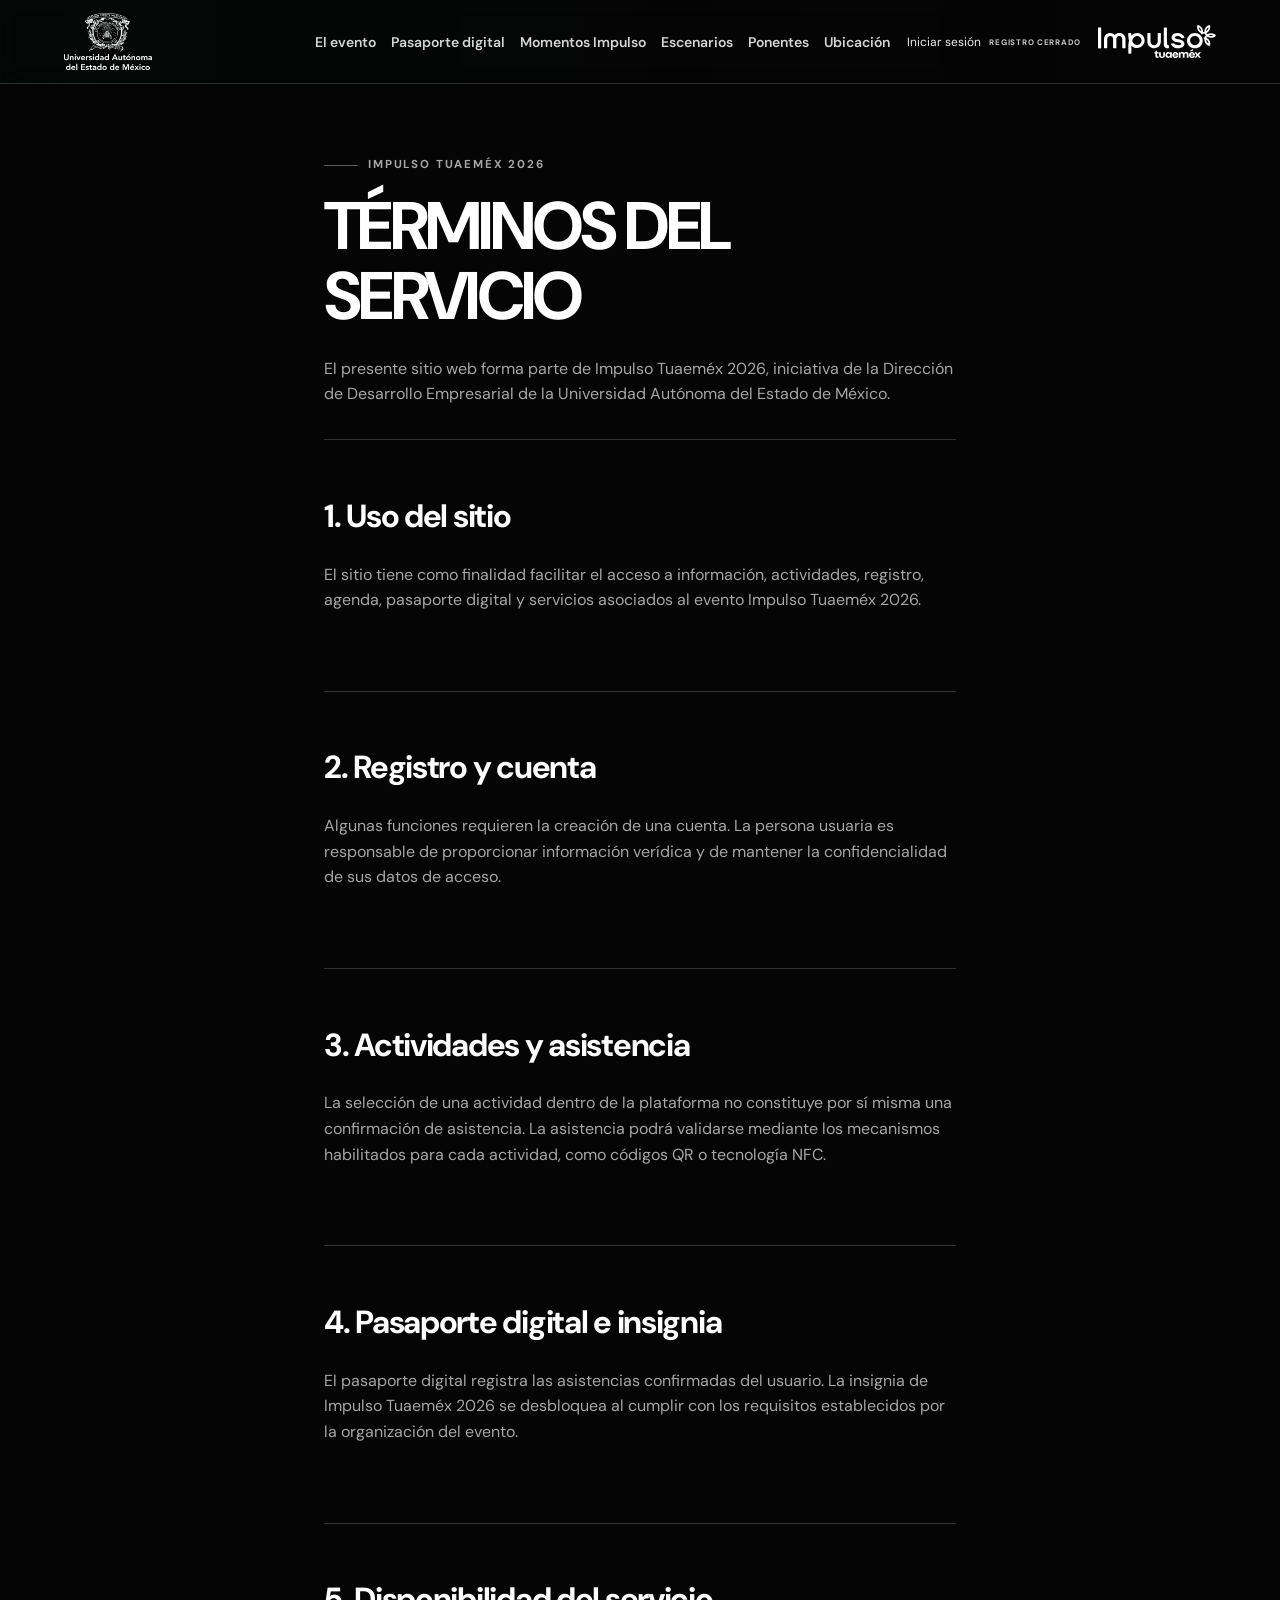
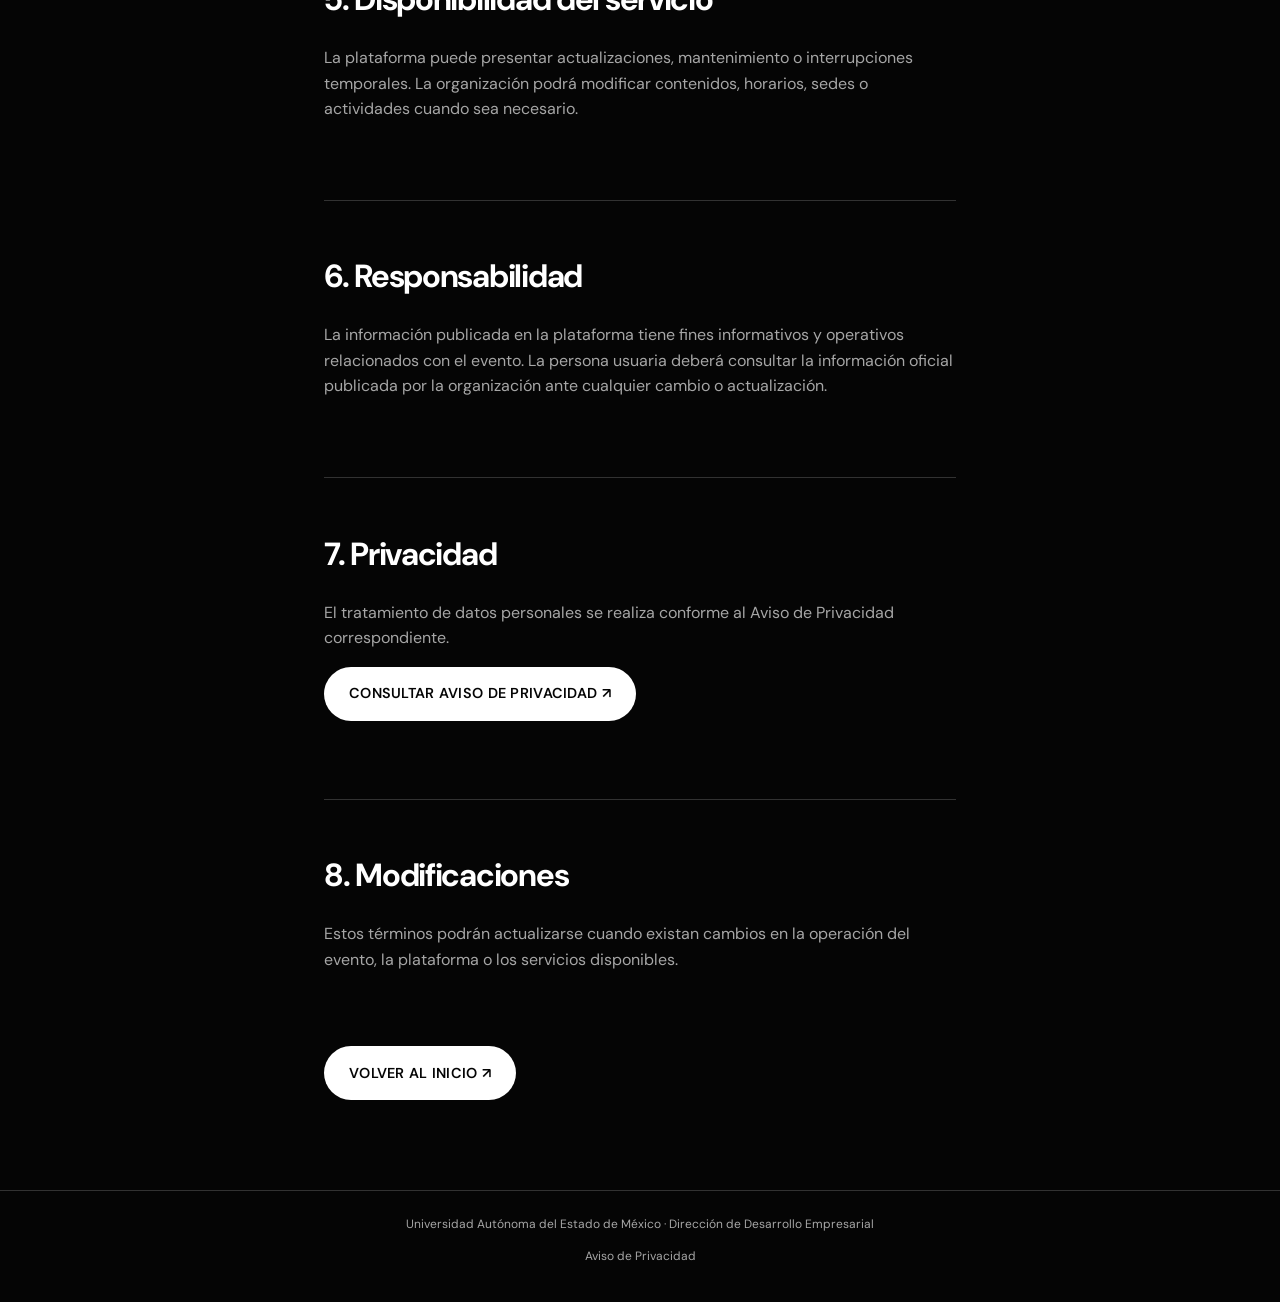
<file: terminos.html>
<!doctype html>
<html lang="es">
<head>
  <meta charset="utf-8">
  <meta name="viewport" content="width=device-width, initial-scale=1">
  <meta name="robots" content="noindex">
  <title>Términos del Servicio | Impulso Tuaeméx 2026</title>

  <link rel="stylesheet" href="css/account.css">
</head>

<body>
  <div id="site-navigation"></div>

  <main class="container narrow">
    <span class="eyebrow">Impulso Tuaeméx 2026</span>

    <h1>TÉRMINOS DEL SERVICIO</h1>

    <p>
      El presente sitio web forma parte de Impulso Tuaeméx 2026,
      iniciativa de la Dirección de Desarrollo Empresarial de la
      Universidad Autónoma del Estado de México.
    </p>

    <section class="panel">
      <h2>1. Uso del sitio</h2>
      <p>
        El sitio tiene como finalidad facilitar el acceso a información,
        actividades, registro, agenda, pasaporte digital y servicios
        asociados al evento Impulso Tuaeméx 2026.
      </p>
    </section>

    <section class="panel">
      <h2>2. Registro y cuenta</h2>
      <p>
        Algunas funciones requieren la creación de una cuenta. La persona
        usuaria es responsable de proporcionar información verídica y de
        mantener la confidencialidad de sus datos de acceso.
      </p>
    </section>

    <section class="panel">
      <h2>3. Actividades y asistencia</h2>
      <p>
        La selección de una actividad dentro de la plataforma no constituye
        por sí misma una confirmación de asistencia. La asistencia podrá
        validarse mediante los mecanismos habilitados para cada actividad,
        como códigos QR o tecnología NFC.
      </p>
    </section>

    <section class="panel">
      <h2>4. Pasaporte digital e insignia</h2>
      <p>
        El pasaporte digital registra las asistencias confirmadas del usuario.
        La insignia de Impulso Tuaeméx 2026 se desbloquea al cumplir con los
        requisitos establecidos por la organización del evento.
      </p>
    </section>

    <section class="panel">
      <h2>5. Disponibilidad del servicio</h2>
      <p>
        La plataforma puede presentar actualizaciones, mantenimiento o
        interrupciones temporales. La organización podrá modificar contenidos,
        horarios, sedes o actividades cuando sea necesario.
      </p>
    </section>

    <section class="panel">
      <h2>6. Responsabilidad</h2>
      <p>
        La información publicada en la plataforma tiene fines informativos y
        operativos relacionados con el evento. La persona usuaria deberá
        consultar la información oficial publicada por la organización ante
        cualquier cambio o actualización.
      </p>
    </section>

    <section class="panel">
      <h2>7. Privacidad</h2>
      <p>
        El tratamiento de datos personales se realiza conforme al Aviso de
        Privacidad correspondiente.
      </p>

      <p>
        <a class="btn btn-outline" href="privacidad.html">
          CONSULTAR AVISO DE PRIVACIDAD ↗
        </a>
      </p>
    </section>

    <section class="panel">
      <h2>8. Modificaciones</h2>
      <p>
        Estos términos podrán actualizarse cuando existan cambios en la
        operación del evento, la plataforma o los servicios disponibles.
      </p>
    </section>

    <div class="actions">
      <a class="btn" href="index.html">VOLVER AL INICIO ↗</a>
    </div>
  </main>

  <footer>
    Universidad Autónoma del Estado de México · Dirección de Desarrollo Empresarial
    <p><a href="privacidad.html">Aviso de Privacidad</a></p>
  </footer>

  <script src="vendor/supabase-js-2.57.4/supabase.js?v=20260921-4"></script>
  <script type="module" src="js/site-header.js?v=20260921-4"></script>
  <script type="module" src="js/navbar-auth.js?v=20261030-perf1"></script>
</body>
</html>
</file>
<file: css/account.css>
@import url('https://fonts.googleapis.com/css2?family=DM+Sans:wght@400;500;600;700&display=swap');
@import url('./site.css');
:root{color-scheme:dark;--background:#050505;--surface:#0d0d0d;--text:#fff;--muted:#a6a6a6;--border:rgba(255,255,255,.18)}
*{box-sizing:border-box} [hidden]{display:none!important}
body{margin:0;background:var(--background);color:var(--text);font-family:'DM Sans',sans-serif;line-height:1.6;overflow-wrap:anywhere}
a{color:inherit;text-decoration:none}button,input,select{font:inherit}button,a,input,select{-webkit-tap-highlight-color:transparent}
:focus-visible{outline:2px solid #fff;outline-offset:5px}
main{max-width:1400px;margin:0 auto;padding:calc(var(--header-h) + 64px) clamp(24px,5vw,80px) 90px;line-height:1.6}main.narrow{max-width:760px}
.eyebrow{font-size:.72rem;letter-spacing:.16em;text-transform:uppercase;color:var(--muted)}
h1{font-size:clamp(2.2rem,6vw,4.2rem);line-height:1.05;letter-spacing:-.055em;margin:16px 0 24px}h2{font-size:clamp(1.4rem,4vw,2rem);line-height:1.2;letter-spacing:-.04em}h3{font-size:1.05rem}
p{color:var(--muted)}.panel{border-top:1px solid var(--border);padding:30px 0;margin-top:32px}.form-grid{display:grid;grid-template-columns:1fr 1fr;gap:24px}.full{grid-column:1/-1}
label{display:block;min-width:0;font-size:.75rem;letter-spacing:.06em;text-transform:uppercase}.hint{display:block;text-transform:none;letter-spacing:0;color:var(--muted);margin-top:8px}
input,select{display:block;width:100%;min-width:0;min-height:46px;margin-top:8px;border:0;border-bottom:1px solid #666;background:var(--surface);color:#fff;border-radius:0;padding:12px;font-size:1rem;letter-spacing:normal;text-transform:none}
input:focus,select:focus{border-bottom-color:#fff}.actions{display:flex;align-items:center;gap:20px;flex-wrap:wrap;margin-top:28px}
.password-field{position:relative;margin-top:8px}.password-field input{margin-top:0;padding-right:88px}
.privacy-check{display:flex;gap:12px;align-items:flex-start;margin-top:24px;text-transform:none;letter-spacing:normal;font-size:.9rem}.privacy-check input{flex:0 0 22px;width:22px;min-height:22px;height:22px;margin:2px 0 0;padding:0;accent-color:#fff}.privacy-check a{border-bottom:1px solid currentColor}
.privacy-annex{margin-top:28px;padding:18px 0;border-block:1px solid var(--border);color:var(--muted)}.privacy-annex summary{display:flex;align-items:center;justify-content:space-between;gap:16px;cursor:pointer;color:#fff;font-size:.78rem;font-weight:700;letter-spacing:.08em;list-style:none}.privacy-annex summary::-webkit-details-marker{display:none}.privacy-annex p{margin:16px 0 0;font-size:.9rem;line-height:1.65}.privacy-annex[open] summary span{transform:rotate(0deg)}
.password-toggle{position:absolute;right:4px;top:1px;bottom:1px;min-width:76px;min-height:44px;padding:8px;border:0;background:transparent;color:var(--text);font-size:.75rem;cursor:pointer}
.google-button{width:100%;gap:12px}.google-mark{font-size:1.2rem;font-weight:700;line-height:1}
.auth-divider{display:flex;align-items:center;gap:14px;margin:28px 0;color:var(--muted);font-size:.7rem;letter-spacing:.06em;text-align:center}.auth-divider::before,.auth-divider::after{content:"";height:1px;flex:1;background:var(--border)}
.btn{background:var(--text-primary);color:var(--background);text-decoration:none;max-width:100%;text-align:center}
.btn.secondary{background:transparent;color:#fff;border-color:#666}.btn:hover{background:#ddd;color:#050505}button:disabled{opacity:.5;cursor:wait}
.message{border:1px solid #777;padding:16px;color:#fff;margin:24px 0;white-space:pre-line}.message[data-error=true]{border-style:dashed}
.status{color:#fff;letter-spacing:.08em;font-size:.8rem}.folio{font-size:clamp(1.4rem,5vw,2.2rem);color:#fff}.metrics{display:grid;grid-template-columns:repeat(2,minmax(0,1fr));gap:24px}.metric{border:1px solid var(--border);padding:24px}.metric strong{font-size:2rem;display:block}.metric span{color:var(--muted)}
footer{padding:24px;border-top:1px solid var(--border);text-align:center;color:var(--muted);font-size:.75rem}.account-email{color:#fff}.small{font-size:.85rem}
@media(max-width:560px){.form-grid,.metrics{grid-template-columns:1fr}main{padding-top:calc(var(--header-h) + 40px)}.actions .btn{width:100%}}
.session-exit{border:0;background:transparent;color:var(--text-secondary);padding:12px 0;cursor:pointer;font-size:.8rem;letter-spacing:.06em}.session-exit:hover{color:#fff}
.bootcamp-private{max-width:720px;margin:36px 0 24px;padding:30px 0;border-block:1px solid var(--border)}
.bootcamp-private-brand{display:flex;align-items:center;gap:20px;margin-bottom:42px}
.bootcamp-private-brand img{display:block;width:min(34%,210px);height:auto;object-fit:contain}
.bootcamp-private-brand p,.bootcamp-private-kicker{margin:0;color:#fff;font-size:.68rem;font-weight:700;letter-spacing:.12em;line-height:1.8}
.bootcamp-private-brand p span{color:var(--muted);font-weight:500}
.bootcamp-private-kicker{color:#9fe5db}
.bootcamp-private h1{margin:8px 0 0;font-size:clamp(2.7rem,8vw,5.5rem);letter-spacing:0}
.bootcamp-private-motto{margin:0;color:#fff;font-size:1.05rem}
.bootcamp-private-info{display:grid;grid-template-columns:1fr 1fr;gap:24px;margin:34px 0 0;padding:20px 0;border-block:1px solid var(--border)}
.bootcamp-private-info div{min-width:0}
.bootcamp-private-info dt{color:var(--muted);font-size:.68rem;font-weight:700;letter-spacing:.12em}
.bootcamp-private-info dd{margin:6px 0 0;color:#fff;font-size:.95rem;line-height:1.5}
.bootcamp-private-copy{max-width:640px;margin:24px 0 0;color:#d2d2d2;font-size:.95rem;line-height:1.75}
.bootcamp-attendance-result{margin-top:32px;padding-top:24px;border-top:1px solid var(--border)}
.bootcamp-attendance-state{margin:0 0 18px;color:#a8ead9;font-size:.8rem;font-weight:700;letter-spacing:.1em}
.bootcamp-attendance-field{margin:8px 0;color:var(--muted);font-size:.8rem}
.bootcamp-attendance-field strong{display:block;color:#fff;font-size:1rem;font-weight:500}
@media(max-width:560px){.bootcamp-private-brand{align-items:flex-start;flex-direction:column;gap:12px;margin-bottom:32px}.bootcamp-private-brand img{width:min(64%,210px)}.bootcamp-private-info{grid-template-columns:1fr;gap:16px}}
main:not(.narrow) .panel{padding:36px 0;margin-top:36px}#profile-form{max-width:840px}#greeting{margin-bottom:8px}.account-email{margin-top:0}.metrics{max-width:840px}.metric{background:transparent}
.privacy-page{max-width:1120px;padding-bottom:110px}.privacy-hero{max-width:760px;padding-bottom:48px;border-bottom:1px solid var(--border)}.privacy-hero h1{margin-bottom:24px}.privacy-lead{max-width:590px;font-size:clamp(1.05rem,2vw,1.35rem);line-height:1.55;color:#e7e7e7}.privacy-updated{margin-top:28px;font-size:.8rem;letter-spacing:.08em;text-transform:uppercase}.privacy-notice{margin-top:12px}.privacy-notice section{display:grid;grid-template-columns:72px minmax(0,1fr);gap:24px;padding:42px 0;border-bottom:1px solid var(--border)}.privacy-notice h2{margin:0 0 18px;font-size:clamp(1.35rem,2.7vw,2rem)}.privacy-notice p{max-width:760px;margin:0 0 16px}.privacy-notice strong{color:#fff}.privacy-index{margin:4px 0 0!important;color:#d9c78d!important;font-size:.75rem!important;font-weight:700;letter-spacing:.14em}.privacy-notice ul{max-width:760px;margin:16px 0 0;padding-left:1.2rem;color:var(--muted)}.privacy-notice li{padding-left:.35rem;margin:.55rem 0}.privacy-todo{margin-top:22px!important;padding:16px 18px;border-left:2px solid #d9c78d;background:#11100d;color:#ddd!important;font-size:.92rem}.privacy-todo strong{color:#d9c78d}@media(max-width:560px){.privacy-page{padding-bottom:70px}.privacy-hero{padding-bottom:34px}.privacy-notice section{grid-template-columns:1fr;gap:8px;padding:30px 0}.privacy-index{margin:0!important}.privacy-notice h2{margin-bottom:14px}}
</file>
<file: css/route.css>
.route-controls{grid-column:1/-1;border-top:1px solid var(--border);padding-top:16px;display:flex;align-items:center;gap:12px;flex-wrap:wrap;min-width:0}
.route-controls .btn,.route-actions .btn,.route-card>.btn{font-size:.72rem;min-height:42px;padding:10px 16px;max-width:100%;white-space:normal;text-align:center}
.route-controls button:disabled{opacity:.4;cursor:not-allowed;transform:none}
.route-availability,.route-selected,.route-feedback{font-size:.78rem;line-height:1.5;margin:0;overflow-wrap:anywhere}
.route-availability{color:var(--text-secondary);flex-basis:100%}.route-selected{color:#fff;font-weight:600}.route-feedback:empty{display:none}
.route-actions{display:flex;gap:10px;flex-wrap:wrap}.route-card{border-top:1px solid var(--border);padding:24px 0;min-width:0}
.route-card h3{font-size:1.25rem;margin:0 0 12px}.route-card>.btn{margin-top:16px}.route-card .route-actions{margin-top:16px}
#my-route{scroll-margin-top:100px}#my-route [data-export-options]{padding:24px 0;display:flex;flex-direction:column;align-items:flex-start;gap:12px}
#my-route [data-export-options][hidden]{display:none}.agenda-item[data-activity-slug]{scroll-margin-top:100px}
#my-route [data-route-count]{color:#fff;font-size:.8rem;letter-spacing:.06em}#route-status{min-height:1.5em}
@media(max-width:560px){.route-controls{align-items:stretch}.route-controls .btn,.route-actions,.route-actions .btn{width:100%}.route-card .btn{width:100%}}


.calendar-time-dialog{width:min(480px,calc(100% - 32px));box-sizing:border-box;max-height:90dvh;overflow:auto;margin:auto;padding:28px;background:#0b0b0b;color:#fff;border:1px solid #444;font-family:inherit}.calendar-time-dialog::backdrop{background:#000b}.calendar-time-dialog h2{font-size:1.3rem}.calendar-time-dialog p{font-size:.85rem;line-height:1.6}.calendar-time-dialog label{display:block;margin:16px 0;font-size:.8rem}.calendar-time-dialog input{display:block;box-sizing:border-box;width:100%;margin-top:6px;padding:10px;background:#151515;color:#fff;border:1px solid #555;font:inherit;color-scheme:dark}
/* =========================
   MI PASAPORTE PRIVADO
   ========================= */

.private-passport-showcase{
  display:grid;
  grid-template-columns:minmax(0,1.15fr) 44px minmax(280px,.85fr);
  gap:20px;
  align-items:center;
  margin:32px 0 22px;
}

.private-passport-card{
  background:#f3efe7;
  color:#111;
  border-radius:22px;
  padding:38px;
  min-height:520px;
  box-shadow:0 18px 50px rgba(0,0,0,.18);
}

.private-passport-card-top{
  display:flex;
  align-items:center;
  justify-content:space-between;
  gap:20px;
  margin-bottom:28px;
  font-size:.72rem;
  letter-spacing:.12em;
  font-weight:700;
}

.private-passport-card h2{
  margin:0 0 18px;
  font-size:clamp(2rem,4vw,3rem);
  color:#111;
}

.private-passport-count{
  display:flex;
  align-items:flex-end;
  gap:14px;
  margin:8px 0 8px;
}

.private-passport-count strong{
  font-size:clamp(5rem,10vw,8rem);
  line-height:.85;
  letter-spacing:-.06em;
  font-weight:500;
}

.private-passport-count span{
  font-size:clamp(2rem,4vw,3rem);
  color:#6f6a61;
  margin-bottom:8px;
}

.private-passport-label{
  margin:0 0 30px;
  color:#565047;
  font-size:.95rem;
}

.private-passport-stamps{
  display:grid;
  grid-template-columns:repeat(6,1fr);
  gap:14px;
  margin:10px 0 28px;
}

.private-passport-stamps span{
  aspect-ratio:1;
  display:grid;
  place-items:center;
  border:1px solid rgba(17,17,17,.22);
  border-radius:50%;
  color:#6f6a61;
  font-size:.82rem;
  background:transparent;
  transition:
    transform .3s ease,
    background .3s ease,
    color .3s ease,
    border-color .3s ease;
}

.private-passport-stamps span.is-complete{
  background:#111;
  color:#fff;
  border-color:#111;
  transform:scale(1.03);
}

.private-passport-progress{
  width:100%;
  height:3px;
  background:rgba(17,17,17,.12);
  border-radius:999px;
  overflow:hidden;
}

.private-passport-progress > span{
  display:block;
  width:0;
  height:100%;
  background:#111;
  border-radius:inherit;
  transition:width .7s cubic-bezier(.22,1,.36,1);
}

.private-passport-footer{
  display:flex;
  justify-content:space-between;
  gap:18px;
  align-items:center;
  margin-top:18px;
  padding-top:18px;
  border-top:1px dashed rgba(17,17,17,.2);
  font-size:.8rem;
  color:#5e594f;
}

.private-passport-footer p{
  margin:0;
}

.private-passport-connector{
  display:flex;
  align-items:center;
  justify-content:center;
  gap:8px;
  color:#888;
}

.private-passport-connector span{
  width:18px;
  height:1px;
  background:#555;
}

.private-passport-connector strong{
  font-size:1.4rem;
  font-weight:400;
}

.private-passport-badge{
  min-height:440px;
  border:1px solid rgba(255,255,255,.16);
  border-radius:22px;
  padding:32px;
  display:flex;
  flex-direction:column;
  align-items:center;
  justify-content:center;
  text-align:center;
  background:
    linear-gradient(145deg,rgba(255,255,255,.035),rgba(255,255,255,.01));
}

.private-passport-badge-state{
  display:inline-flex;
  align-items:center;
  justify-content:center;
  padding:7px 12px;
  border:1px solid rgba(255,255,255,.2);
  border-radius:999px;
  font-size:.65rem;
  letter-spacing:.14em;
  color:#aaa;
  margin-bottom:26px;
}

.private-passport-badge-symbol{
  width:140px;
  height:140px;
  max-width:140px;
  max-height:140px;
  border:1px solid rgba(255,255,255,.16);
  border-radius:50%;
  display:grid;
  place-items:center;
  position:relative;
  margin-bottom:24px;
}

.private-passport-star{
  position:absolute;
  width:64px;
  height:64px;
  background:#d8d5cc;
  clip-path:polygon(
    50% 0%,
    61% 34%,
    100% 50%,
    61% 66%,
    50% 100%,
    39% 66%,
    0% 50%,
    39% 34%
  );
}

.private-passport-star-center{
  position:absolute;
  width:18px;
  height:18px;
  border-radius:50%;
  background:#111;
}

.private-passport-badge h2{
  margin:0 0 14px;
  font-size:clamp(1.6rem,3vw,2.2rem);
}

.private-passport-badge p{
  margin:0 0 10px;
  color:#aaa;
  font-size:.92rem;
}

.private-passport-badge small{
  color:#777;
  font-size:.78rem;
  max-width:240px;
  line-height:1.5;
}

.private-passport-badge.is-unlocked{
  background:
    radial-gradient(circle at 50% 35%,rgba(255,255,255,.12),transparent 40%),
    linear-gradient(145deg,rgba(255,255,255,.06),rgba(255,255,255,.02));
}

.private-passport-badge.is-unlocked .private-passport-badge-state{
  background:#fff;
  color:#111;
  border-color:#fff;
}

.private-passport-badge.is-unlocked .private-passport-star{
  background:#fff;
}

.private-passport-badge-person{
  width:100%;
  margin-top:24px;
  padding-top:20px;
  border-top:1px solid rgba(255,255,255,.12);
  display:grid;
  gap:14px;
}

.private-passport-badge-person > div{
  display:flex;
  justify-content:space-between;
  gap:16px;
}

.private-passport-badge-person span{
  color:#777;
  font-size:.62rem;
  letter-spacing:.1em;
}

.private-passport-badge-person strong{
  color:#fff;
  font-size:.8rem;
  text-align:right;
}

.private-passport-note{
  margin:0 0 56px;
  color:#8d8d8d;
  font-size:.82rem;
  text-align:center;
}

.private-passport-route,
.private-passport-attendances{
  margin-top:40px;
}

@media(max-width:900px){
  .private-passport-showcase{
    grid-template-columns:1fr;
  }

  .private-passport-connector{
    transform:rotate(90deg);
    padding:4px 0;
  }

  .private-passport-badge{
    min-height:360px;
  }
}

@media(max-width:620px){
  .private-passport-card{
    padding:24px 18px;
    border-radius:18px;
  }

  .private-passport-stamps{
    grid-template-columns:repeat(4,1fr);
    gap:10px;
  }

  .private-passport-footer{
    flex-direction:column;
    align-items:flex-start;
  }

  .private-passport-badge{
    padding:26px 18px;
    border-radius:18px;
  }

  .private-passport-badge-symbol{
    width:120px;
    height:120px;
  }
}

@media(prefers-reduced-motion:reduce){
  .private-passport-stamps span,
  .private-passport-progress > span{
    transition:none;
  }
}
</file>
<file: css/admin.css>
@import url('./account.css');

body{overflow-x:hidden}
.admin-scenarios{display:grid;grid-template-columns:repeat(3,minmax(0,1fr));gap:20px;margin-top:24px}
.admin-scenario{border:1px solid var(--border);padding:24px;display:flex;flex-direction:column;gap:16px;min-width:0}.admin-scenario h3{font-size:1rem;line-height:1.4;text-transform:uppercase;margin:0}.admin-scenario p{margin:0}.admin-scenario .btn{margin-top:auto;align-self:flex-start}
.admin-status-counts{display:flex;flex-wrap:wrap;gap:8px}.admin-status{display:inline-block;border:1px solid #777;border-radius:20px;padding:4px 9px;font-size:.7rem;white-space:nowrap}.status-open{border-color:#a8b58a;color:#d5e2b8}.status-draft{border-style:dashed;color:#e3d2a3}.status-closed{color:#bbb}.status-cancelled{border-style:dotted;color:#bbb}
.admin-breadcrumb{font-size:.7rem;letter-spacing:.06em;color:var(--muted);margin-bottom:20px;overflow-wrap:anywhere}.admin-tabs [hidden]{display:none}.admin-tabs-hint{display:none}
.admin-tabs{gap:12px}.admin-tabs .btn{white-space:nowrap}.admin-tabs [aria-current=page]{background:#fff;color:#050505}
#admin-message{min-height:1.6em}#admin-view{min-width:0}
.admin-metrics{display:grid;grid-template-columns:repeat(auto-fit,minmax(175px,1fr));gap:16px}.admin-metrics article{border:1px solid var(--border);padding:20px}.admin-metrics strong{display:block;font-size:2.2rem}.admin-metrics span{font-size:.75rem;color:var(--muted)}
.admin-table-wrap{width:100%;overflow-x:auto;overflow-y:hidden;margin-top:24px;-webkit-overflow-scrolling:touch;overscroll-behavior-x:contain}.admin-table-wrap table{width:100%;min-width:760px;border-collapse:collapse;text-align:left;font-size:.85rem}.admin-table-wrap th,.admin-table-wrap td{padding:14px 12px;border-bottom:1px solid var(--border);vertical-align:top}.admin-table-wrap th{font-size:.7rem;letter-spacing:.05em;color:var(--muted);white-space:nowrap}.admin-table-wrap td .btn{font-size:.7rem;padding:10px 14px;white-space:nowrap;min-width:max-content}
.admin-search{display:flex;gap:14px;align-items:end;flex-wrap:wrap}.admin-search label{flex:1;min-width:180px}.admin-search button{min-height:46px}
.admin-edit{max-width:900px}.admin-edit textarea{font:inherit;width:100%;min-height:130px;margin-top:8px;padding:12px;background:var(--surface);color:#fff;border:1px solid #666;resize:vertical}.admin-edit .clear-time{background:none;color:var(--muted);border:0;padding:10px 0;cursor:pointer;font-size:.7rem}.admin-edit input:read-only{color:var(--muted)}.admin-audit{font-size:.8rem;overflow-wrap:anywhere}
.admin-summary{display:flex;gap:24px;flex-wrap:wrap}.admin-summary p{margin:8px 0}.admin-muted{color:var(--muted)}
.admin-badge-grid{display:grid;grid-template-columns:repeat(auto-fill,minmax(250px,1fr));gap:16px;margin-top:24px}.admin-badge-card{border:1px solid var(--border);padding:20px;display:flex;flex-direction:column;align-items:flex-start;gap:10px;min-width:0}.admin-badge-card h3{margin:0;font-size:1.05rem;line-height:1.35}.admin-badge-card p{margin:0}.admin-badge-card .btn{margin-top:auto}.admin-badge-progress{font-size:1.15rem;color:#fff}.admin-badge-state{font-size:.72rem;letter-spacing:.08em;font-weight:700}.admin-badge-state.is-unlocked{color:#d5e2b8}.admin-badge-state.is-locked{color:var(--muted)}
.admin-passport-stamps{display:grid;grid-template-columns:repeat(7,minmax(0,1fr));gap:5px;max-width:420px;margin:16px 0}.admin-passport-stamps span{height:8px;border:1px solid #777;border-radius:999px}.admin-passport-stamps .is-complete{background:#fff;border-color:#fff}.admin-attendance-evidence{margin-top:24px}.admin-attendance-evidence h3{margin-bottom:8px}
.admin-speaker-photo{width:88px;height:88px;border-radius:50%;object-fit:cover;background:#1a1a1a;margin-top:10px}.admin-speaker-link{display:flex;align-items:center;justify-content:space-between;gap:14px;padding:12px 0;border-top:1px solid var(--border)}.admin-speaker-link span{min-width:0}
.admin-speaker-add{display:grid;grid-template-columns:minmax(180px,1fr) minmax(150px,1fr) 88px auto auto;gap:10px;align-items:end;margin:16px 0 20px}.admin-speaker-cards{display:grid;gap:12px}.admin-speaker-card{display:grid;grid-template-columns:88px minmax(0,1fr) auto;gap:16px;align-items:start;padding:16px;border:1px solid var(--border)}.admin-speaker-card .admin-speaker-photo{margin:0}.admin-speaker-copy h4,.admin-speaker-copy p{margin:0 0 7px}.admin-speaker-copy p{font-size:.86rem;line-height:1.5}.admin-speaker-card .actions{justify-content:flex-end;align-self:center}.admin-edit+h3{margin-top:32px}

@media(max-width:1000px){.admin-scenarios{grid-template-columns:repeat(2,minmax(0,1fr))}}
@media(max-width:768px){
  .admin-tabs-hint{display:block;margin:20px 0 6px;color:var(--muted);font-size:.72rem;letter-spacing:.12em;text-transform:uppercase}
  .admin-tabs{flex-wrap:nowrap;overflow-x:auto;overscroll-behavior-x:contain;scrollbar-width:none;width:calc(100% + 48px);margin:0 -24px;padding:0 24px 10px;gap:10px}.admin-tabs::-webkit-scrollbar{display:none}.admin-tabs .btn{width:auto!important;flex:0 0 auto;min-width:max-content;padding:10px 14px}
  .admin-metrics{grid-template-columns:repeat(2,minmax(0,1fr))}.admin-metrics article{padding:16px}.admin-metrics strong{font-size:1.8rem}
  .admin-table-wrap{overflow:visible;margin:20px 0 0}.admin-table-wrap table,.admin-table-wrap tbody{display:block;min-width:0}.admin-table-wrap thead{position:absolute;width:1px;height:1px;overflow:hidden;clip:rect(0 0 0 0);white-space:nowrap}.admin-table-wrap tbody{display:grid;gap:14px}.admin-table-wrap tr{display:block;border:1px solid var(--border);padding:14px}.admin-table-wrap td{display:grid;grid-template-columns:minmax(92px,.72fr) minmax(0,1.28fr);gap:12px;padding:8px 0;border:0;min-width:0}.admin-table-wrap td::before{content:attr(data-label);color:var(--muted);font-size:.68rem;letter-spacing:.06em}.admin-table-wrap td .btn{width:max-content;max-width:100%;white-space:normal}.admin-table-wrap td:has(.btn)::before{content:'ACCIÓN'}
  .admin-search{align-items:stretch}.admin-search label{min-width:min(100%,180px)}.admin-search button{width:auto;align-self:flex-start}
  .admin-speaker-link{align-items:flex-start;flex-direction:column}
  .admin-speaker-add{grid-template-columns:1fr 1fr;align-items:stretch}.admin-speaker-add select,.admin-speaker-add input{min-width:0}.admin-speaker-add .btn{width:auto}.admin-speaker-card{grid-template-columns:76px minmax(0,1fr);gap:14px}.admin-speaker-card .admin-speaker-photo{width:76px;height:76px}.admin-speaker-card .actions{grid-column:1/-1;justify-content:flex-start}.admin-speaker-card .actions .btn{width:auto}
}
@media(max-width:560px){.admin-scenarios{grid-template-columns:1fr}.admin-badge-grid{grid-template-columns:1fr}.admin-passport-stamps{gap:3px}.admin-passport-stamps span{height:7px}.admin-speaker-add{grid-template-columns:1fr}.admin-speaker-add .btn{width:100%}}
@media(max-width:360px){.admin-metrics{grid-template-columns:1fr}.admin-table-wrap td{grid-template-columns:1fr;gap:2px}.admin-table-wrap td::before{margin-bottom:2px}}
</file>
<file: css/site.css>
:root{
      color-scheme:dark;
      --background:#050505;
      --surface:#0D0D0D;
      --surface-light:#161616;
      --text-primary:#FFFFFF;
      --text-secondary:#A6A6A6;
      --border:rgba(255,255,255,.14);
      --radius-sm:4px;
      --radius-md:6px;
      --radius-lg:8px;
      --ease:cubic-bezier(.22,1,.36,1);
      --header-h:76px;
      --header-offset:calc(var(--header-h) + 16px);
    }

    *{ box-sizing:border-box; }
    html{ scroll-behavior:auto; scroll-padding-top:var(--header-offset); }
    main [id]{ scroll-margin-top:var(--header-offset); }
    :focus-visible{ outline:2px solid white; outline-offset:5px; }
    .container > *, .stage > *{ min-width:0; }
    body{
      margin:0;
      font-family:"DM Sans", sans-serif;
      color:var(--text-primary);
      background:var(--background);
      overflow-wrap:break-word;
    }

    body.menu-open{ overflow:hidden; }

    a{ color:inherit; text-decoration:none; }
    button,input{ font:inherit; }
    img{ max-width:100%; display:block; }

    ::selection{
      background:var(--text-primary);
      color:var(--background);
    }

    .container{
      width:100%;
      max-width:1400px;
      margin-inline:auto;
      padding-inline:clamp(24px,5vw,80px);
    }

    .eyebrow{
      display:inline-flex;
      align-items:center;
      gap:10px;
      font-size:.75rem;
      letter-spacing:.16em;
      text-transform:uppercase;
      font-weight:700;
    }
    .eyebrow::before{
      content:"";
      width:34px;
      height:1px;
      background:currentColor;
      opacity:.55;
    }

    .section{
      position:relative;
      padding:clamp(84px, 9vw, 150px) 0;
    }

    .section-title{
      overflow-wrap:normal;
      word-break:normal;
      hyphens:none;
      margin:16px 0 0;
      max-width:1000px;
      font-size:clamp(2rem, 4vw, 4rem);
      line-height:.9;
      letter-spacing:-.06em;
      font-weight:700;
    }

    .section-copy{
      max-width:720px;
      font-size:clamp(1rem, 1.35vw, 1.24rem);
      line-height:1.65;
      color:var(--text-secondary);
    }

    .btn{
      position:relative;
      display:inline-flex;
      align-items:center;
      justify-content:center;
      gap:12px;
      min-height:54px;
      padding:14px 24px;
      border:1px solid transparent;
      border-radius:999px;
      cursor:pointer;
      font-weight:600;
      font-size:.9rem;
      letter-spacing:.02em;
      transition:
        transform .35s var(--ease),
        color .35s var(--ease),
        background .35s var(--ease),
        border-color .35s var(--ease);
      overflow:hidden;
    }
    .btn:hover{ transform:translateY(-2px); }
    .btn .arrow{ transition:transform .35s var(--ease); }
    .btn:hover .arrow{ transform:translateX(5px); }
    .btn-primary{
      background:var(--text-primary);
      color:var(--background);
    }
    .btn-primary:hover{
      background:#DCDCDC;
    }
    .btn-outline{
      color:var(--text-primary);
      border-color:rgba(255,255,255,.25);
      background:transparent;
    }
    .btn-outline:hover{
      background:rgba(255,255,255,.07);
    }

    /* HEADER */
    .site-header{
      position:fixed;
      inset:0 0 auto 0;
      z-index:100;
      height:var(--header-h);
      transition:
        background .4s ease,
        height .4s ease,
        border-color .4s ease,
        backdrop-filter .4s ease;
      background:rgba(5,5,5,.65);
      border-bottom:1px solid rgba(255,255,255,.08);
    }
    .site-header.scrolled{
      height:var(--header-h);
      background:rgba(5,5,5,.84);
      backdrop-filter:blur(18px);
      border-color:rgba(255,255,255,.09);
    }
    .nav{
      height:100%;
      display:flex;
      align-items:center;
      justify-content:space-between;
      gap:24px;
      color:var(--text-primary);
    }
    .brand{
      display:flex;
      align-items:center;
      gap:14px;
      min-width:max-content;
    }
    .brand-logo{
      width:156px;
      height:auto;
      display:block;
    }
    .nav-links{
      display:flex;
      align-items:center;
      gap:24px;
      font-size:14px;
      font-weight:500;
    }
    .nav-links a{
      position:relative;
      opacity:.7;
      transition:opacity .25s ease;
    }

    .nav-links a:hover{
      opacity:1;
    }

    .nav-actions{
      display:flex;
      align-items:center;
      gap:12px;
    }
    .menu-toggle{
      display:none;
      width:48px;
      height:48px;
      border:1px solid rgba(255,255,255,.2);
      background:transparent;
      color:white;
      border-radius:50%;
      cursor:pointer;
    }

    /* MOBILE MENU */
    .mobile-menu{
      position:fixed;
      inset:0;
      z-index:90;
      padding:120px 24px 36px;
      background:var(--background);
      color:var(--text-primary);
      transform:translateY(-105%);
      transition:transform .6s var(--ease);
      display:flex;
      flex-direction:column;
      justify-content:space-between;
    }
    .mobile-menu.open{ transform:translateY(0); }
    .mobile-links{
      display:grid;
      gap:10px;
    }
    .mobile-links a{
      font-size:clamp(2rem, 10vw, 4rem);
      font-weight:700;
      letter-spacing:-.05em;
    }
    .mobile-meta{
      display:flex;
      justify-content:space-between;
      gap:20px;
      font-size:.78rem;
      opacity:.65;
    }


/* Event glass panels: scoped separately from the passport within #evento. */
#evento .event-glass{display:grid;grid-template-columns:minmax(0,1.15fr) minmax(0,1fr);column-gap:clamp(32px,5vw,80px);row-gap:56px;align-items:stretch;font-family:"DM Sans",sans-serif}
#evento .event-intro{min-width:0;display:flex;flex-direction:column;justify-content:space-between;padding:0}
#evento .event-intro .section-title{font-size:clamp(32px,3.7vw,54px);line-height:1.08;letter-spacing:-.05em;overflow-wrap:normal}
#evento .event-title-line{display:block;overflow:hidden;padding-bottom:.08em;margin-bottom:-.08em}
#evento .event-title-line>span{display:block}
#evento .event-lead{max-width:510px;margin:28px 0 24px;color:#c2c2c2;font-size:16px;line-height:1.75}
#evento .event-pills{display:flex;flex-wrap:wrap;gap:8px;list-style:none;margin:0;padding:0}
#evento .event-pills li{padding:9px 13px;border:1px solid rgba(255,255,255,.18);border-radius:999px;background:rgba(255,255,255,.055);color:#e0e0e0;font-size:11px;line-height:1.5}
#evento .event-cards{position:relative;isolation:isolate;display:grid;grid-auto-rows:1fr;gap:16px;min-width:0;padding-left:18px;background:radial-gradient(ellipse at 85% 40%,rgba(255,255,255,.11),transparent 70%);border-radius:24px}
#evento .event-cards::before{content:"";position:absolute;left:0;top:22px;bottom:22px;width:1px;background:rgba(255,255,255,.12)}
#evento .event-card::before{content:"";position:absolute;left:-19px;top:22px;bottom:22px;width:1px;background:#b6b6b6;opacity:0;transform:scaleY(.35);transform-origin:top}
#evento .event-card.event-current{border-color:rgba(255,255,255,.32)}
#evento .event-card.event-current::before{opacity:.85;transform:scaleY(1)}
#evento .event-card{position:relative;min-width:0;padding:24px;border:1px solid rgba(255,255,255,.17);border-radius:22px;background:linear-gradient(135deg,rgba(255,255,255,.07),transparent 65%),#151515;box-shadow:inset 0 1px 0 rgba(255,255,255,.08),0 8px 24px rgba(0,0,0,.12)}
#evento .event-card-top{display:flex;align-items:center;justify-content:space-between;gap:16px}
#evento .event-card .micro-label{color:#bdbdbd;font-size:10px;letter-spacing:.15em}
#evento .event-symbol{display:grid;place-items:center;flex:none;width:36px;height:36px;border:1px solid rgba(255,255,255,.15);border-radius:12px;background:rgba(255,255,255,.04);color:#e5e5e5;font-size:23px;line-height:1}
#evento .event-symbol>span{display:block}
#evento .event-card h3{margin:18px 0 10px;font-size:clamp(22px,2.2vw,29px);line-height:1.2;font-weight:500;letter-spacing:-.035em}
#evento .event-card p{margin:0;max-width:430px;color:#bdbdbd;font-size:14px;line-height:1.7}
@supports ((backdrop-filter:blur(1px)) or (-webkit-backdrop-filter:blur(1px))){
  #evento .event-card{background:linear-gradient(135deg,rgba(255,255,255,.075),rgba(255,255,255,.015) 65%),rgba(20,20,20,.78);-webkit-backdrop-filter:blur(10px);backdrop-filter:blur(10px)}
}
@keyframes event-glass-rise{from{opacity:0;transform:translateY(12px)}to{opacity:1;transform:translateY(0)}}
@keyframes event-glass-focus{from{opacity:0;transform:translateY(14px);filter:blur(2px)}to{opacity:1;transform:translateY(0);filter:blur(0)}}
@keyframes event-title-rise{from{opacity:0;transform:translateY(105%)}to{opacity:1;transform:translateY(0)}}
@keyframes event-glass-reflection{from{background-position:100% 0;opacity:0}35%{opacity:1}to{background-position:0 0;opacity:0}}
@keyframes event-arrow-rise{50%{transform:translate(2px,-2px)}}
@keyframes event-plus-turn{50%{transform:rotate(45deg)}}
@keyframes event-arrow-wide{50%{transform:scaleX(1.2)}}
@media(prefers-reduced-motion:no-preference){
  #evento .event-glass .event-entered{animation:event-glass-rise .6s var(--event-delay,0ms) backwards}
  #evento .event-glass .event-intro.event-entered{animation:none}
  #evento .event-intro.event-entered .event-title-line>span{animation:event-title-rise .75s .05s backwards}
  #evento .event-intro.event-entered .event-title-line:nth-child(2)>span{animation-delay:.2s}
  #evento .event-intro.event-entered .event-pills li{animation:event-glass-rise .45s var(--event-delay,0ms) backwards}
  #evento .event-card{transition:border-color .3s ease}
  #evento .event-card::before{transition:opacity .3s ease,transform .4s ease}
  #evento .event-card.event-entered .event-symbol>span{animation-duration:.65s;animation-delay:calc(var(--event-delay,0ms) + .35s)}
  #evento .event-card:nth-child(1).event-entered .event-symbol>span{animation-name:event-arrow-rise}
  #evento .event-card:nth-child(2).event-entered .event-symbol>span{animation-name:event-plus-turn}
  #evento .event-card:nth-child(3).event-entered .event-symbol>span{animation-name:event-arrow-wide}
}
@media(min-width:821px) and (hover:hover) and (pointer:fine) and (prefers-reduced-motion:no-preference){
  #evento .event-card.event-entered{animation-name:event-glass-focus}
  #evento .event-card{transition:translate .25s ease,rotate .3s ease,border-color .25s ease}
  #evento .event-card::after{content:"";position:absolute;inset:0;pointer-events:none;border-radius:inherit;background:linear-gradient(115deg,transparent 40%,rgba(255,255,255,.07) 50%,transparent 60%);background-size:250% 100%;opacity:0}
  #evento .event-card:hover{translate:0 -4px;rotate:1deg;border-color:rgba(255,255,255,.4);box-shadow:inset 0 1px 0 rgba(255,255,255,.12),inset 0 0 30px rgba(255,255,255,.025),0 8px 24px rgba(0,0,0,.12)}
  #evento .event-card:hover::after{animation:event-glass-reflection .7s ease-out}
  #evento .event-symbol>span{transition:transform .25s ease}
  #evento .event-card:nth-child(1):hover .event-symbol>span{transform:translate(2px,-2px)}
  #evento .event-card:nth-child(2):hover .event-symbol>span{transform:rotate(45deg)}
  #evento .event-card:nth-child(3):hover .event-symbol>span{transform:scaleX(1.2)}
}
@media(max-width:820px){
  #evento .event-glass{grid-template-columns:minmax(0,1fr);gap:30px}
  #evento .event-intro{padding-top:0}
  #evento .event-intro .section-title{font-size:clamp(30px,5.8vw,46px)}
  #evento .event-card{-webkit-backdrop-filter:none;backdrop-filter:none;background:linear-gradient(135deg,rgba(255,255,255,.08),transparent 65%),#151515;box-shadow:inset 0 1px 0 rgba(255,255,255,.1)}
}
@media(max-width:380px){
  #evento .event-intro .section-title{font-size:27px}
  #evento .event-card{padding:22px}
}

/* Full-width second row; the account passport remains independent. */
#evento .event-passport{position:relative;isolation:isolate;grid-column:1 / -1;display:grid;grid-template-columns:minmax(0,1.35fr) minmax(0,1fr) minmax(0,1fr);align-items:center;column-gap:32px;row-gap:20px;margin:0;padding:28px 32px;border:1px solid rgba(255,255,255,.17);border-radius:22px;background:radial-gradient(ellipse at 100% 0,rgba(255,255,255,.08),transparent 65%),#101010;box-shadow:inset 0 1px 0 rgba(255,255,255,.06),0 8px 24px rgba(0,0,0,.12)}
#evento .event-passport>div{min-width:0}
#evento .event-passport-eyebrow{font-size:10px;line-height:1.5;letter-spacing:.14em;color:#bdbdbd}
#evento .event-passport h3{margin:14px 0 10px;font-size:clamp(21px,2vw,27px);font-weight:500;line-height:1.2;letter-spacing:-.035em}
#evento .event-passport p{margin:0;color:#bdbdbd;font-size:13px;line-height:1.65;max-width:410px}
#evento .event-passport-progress{display:flex;flex-direction:column;align-items:stretch;gap:6px;font-size:11px;color:#c2c2c2}
#evento .event-passport-progress strong{font-size:56px;line-height:1.05;font-weight:500;letter-spacing:-.05em;color:#f3f3f3;font-variant-numeric:tabular-nums}
#evento .event-passport-progress strong>span{font-size:32px;color:#aaa}
#evento .event-passport-label{font-size:10px;letter-spacing:.13em}
#evento .event-passport-reward{display:grid;gap:12px;padding-left:24px;border-left:1px solid rgba(255,255,255,.12)}
#evento .event-passport-badge{display:inline-flex;align-items:center;gap:12px;font-size:9px;letter-spacing:.12em;color:#bdb9ae}
#evento .event-passport-badge>span{display:grid;place-items:center;width:44px;height:44px;border:1px solid #484640;border-radius:50%;font-size:30px;background:radial-gradient(circle,rgba(255,255,255,.07),transparent 70%)}
#evento .event-passport-track{display:grid;grid-template-columns:repeat(7,minmax(0,1fr));gap:4px;margin:8px 0 2px;transform-origin:left}
#evento .event-passport-track>span{height:4px;border-radius:2px;background:#393939}
#evento .event-passport .event-passport-note{font-size:10px;color:#a6a6a6}
#evento .event-passport-steps{grid-column:1 / -1;display:flex;flex-wrap:wrap;align-items:center;justify-content:center;gap:8px 16px;list-style:none;padding:14px 0 0;margin:0;border-top:1px solid rgba(255,255,255,.1)}
#evento .event-passport-steps li{font-size:10px;line-height:1.5;color:#c2c2c2}
#evento .event-passport-steps li+li::before{content:"→";display:inline-block;margin-right:16px;color:#858585}
#evento .event-passport-link{display:flex;align-items:center;justify-content:space-between;gap:12px;min-height:44px;padding:8px 0;border-top:1px solid rgba(255,255,255,.12);font-size:10px;letter-spacing:.04em;font-weight:500;color:#f3f3f3}
#evento .event-passport-link>span{font-size:20px}
@supports ((backdrop-filter:blur(1px)) or (-webkit-backdrop-filter:blur(1px))){
  #evento .event-passport{background:radial-gradient(ellipse at 100% 0,rgba(255,255,255,.08),transparent 65%),rgba(16,16,16,.88);-webkit-backdrop-filter:blur(8px);backdrop-filter:blur(8px)}
}
@keyframes event-passport-draw{from{transform:scaleX(0);opacity:0}to{transform:scaleX(1);opacity:1}}
@keyframes event-passport-fade{from{opacity:0}to{opacity:1}}
@keyframes event-passport-pulse{50%{transform:scale(1.06);box-shadow:0 0 18px rgba(220,215,200,.12)}}
@media(prefers-reduced-motion:no-preference){
  #evento .event-passport.event-entered .event-passport-steps li{animation:event-glass-rise .45s var(--event-delay,0ms) backwards}
  #evento .event-passport.event-entered .event-passport-track{animation:event-passport-draw .8s .2s backwards}
  #evento .event-passport.event-entered .event-passport-count{animation:event-passport-fade .6s .15s backwards}
  #evento .event-passport.event-entered .event-passport-badge>span{animation:event-passport-pulse .8s .45s}
}
@media(min-width:821px) and (hover:hover) and (pointer:fine) and (prefers-reduced-motion:no-preference){
  #evento .event-passport{transition:translate .25s ease,border-color .25s ease}
  #evento .event-passport:hover{translate:0 -2px;border-color:rgba(255,255,255,.3)}
  #evento .event-passport::after{content:"";position:absolute;inset:0;pointer-events:none;border-radius:inherit;background:linear-gradient(115deg,transparent 40%,rgba(255,255,255,.055) 50%,transparent 60%);background-size:250% 100%;opacity:0}
  #evento .event-passport:hover::after{animation:event-glass-reflection .7s ease-out}
}
@media(max-width:820px){
  #evento .event-intro{display:block}
  #evento .event-passport{grid-template-columns:minmax(0,1fr);gap:20px;margin:18px 0 0;padding:22px;-webkit-backdrop-filter:none;backdrop-filter:none;background:radial-gradient(ellipse at 100% 0,rgba(255,255,255,.07),transparent 65%),#101010;box-shadow:inset 0 1px 0 rgba(255,255,255,.06)}
  #evento .event-passport-progress strong{font-size:44px}
  #evento .event-passport-reward{padding:16px 0 0;border-left:0;border-top:1px solid rgba(255,255,255,.12);gap:8px}
  #evento .event-passport-badge>span{width:32px;height:32px;font-size:24px}
  #evento .event-passport-steps{justify-content:flex-start;gap:6px 10px}
  #evento .event-passport-steps li+li::before{margin-right:10px}
}

/* Public passport preview; all selectors stay within this component. */
#pasaporte{display:grid;grid-template-columns:1fr;gap:36px;padding:clamp(20px,4vw,52px);margin-top:80px;border:1px solid var(--border);background:var(--surface);font-family:"DM Sans",sans-serif}
#pasaporte .passport-intro{max-width:780px}
#pasaporte h3{font-size:clamp(30px,4.5vw,62px);line-height:1.05;font-weight:500;letter-spacing:-.055em;margin:16px 0 24px}
#pasaporte p{font-size:14px;line-height:1.65;color:var(--text-secondary)}
#pasaporte .passport-lead{font-size:clamp(17px,2vw,21px);color:var(--text-primary);max-width:660px}
#pasaporte .passport-highlight{margin:24px 0 0;padding-top:20px;border-top:1px solid var(--border);color:#e4e1d9;font-size:12px}
#pasaporte .passport-preview{margin:0;min-width:0}
#pasaporte .passport-composition{display:grid;grid-template-columns:minmax(0,1.25fr) 64px minmax(0,1fr);align-items:center}
#pasaporte .passport-card{padding:clamp(22px,3vw,38px);border:1px solid #e7e4dc;border-radius:16px;background:#f3f1eb;color:#141414;min-width:0}
#pasaporte .passport-card-top{display:flex;justify-content:space-between;align-items:center;gap:12px;font-size:10px;font-weight:700;letter-spacing:.12em}
#pasaporte .passport-card-top>span:last-child{font-size:24px;font-weight:400}
#pasaporte .passport-card h4{font-size:25px;font-weight:500;letter-spacing:-.04em;margin:26px 0 10px}
#pasaporte .passport-counter{font-size:clamp(64px,7vw,96px);font-weight:500;letter-spacing:-.07em;line-height:1.05;font-variant-numeric:tabular-nums}
#pasaporte .passport-counter>span{font-size:.4em;color:#67645e;letter-spacing:-.04em}
#pasaporte .passport-counter-label{margin:8px 0 24px;color:#55524b;font-size:12px}
#pasaporte .passport-stamps{display:grid;grid-template-columns:repeat(7,minmax(0,1fr));gap:8px}
#pasaporte .passport-stamps>span{position:relative;isolation:isolate;display:grid;place-items:center;aspect-ratio:1;border:1px solid #bcb9b1;border-radius:50%;color:#5b5852;font-size:11px;font-variant-numeric:tabular-nums}
#pasaporte .passport-stamps>span::before{content:"";position:absolute;inset:3px;border-radius:50%;background:#191919;opacity:0;z-index:-1}
#pasaporte .passport-card-footer{margin:24px 0 0;padding-top:16px;border-top:1px dashed #bcb9b1;font-size:11px;color:#55524b}
#pasaporte .passport-connection{display:flex;align-items:center;color:#aaa79f}
#pasaporte .passport-connection::before{content:"";height:1px;background:var(--border);flex:1}
#pasaporte .passport-connection span{font-size:22px;padding-right:8px}
#pasaporte .passport-badge{position:relative;isolation:isolate;text-align:center;padding:32px 24px;border:1px solid var(--border);border-radius:16px;background:#141414;min-width:0}
#pasaporte .passport-lock{display:inline-block;padding:6px 10px;border:1px solid #56544f;border-radius:20px;font-size:9px;letter-spacing:.18em;color:#d4d0c7}
#pasaporte .passport-emblem{position:relative;display:grid;place-items:center;width:140px;height:140px;margin:24px auto;color:#d6d2c6;border:1px solid #45433e;border-radius:50%}
#pasaporte .passport-emblem::before{content:"";position:absolute;inset:-20px;background:radial-gradient(circle,rgba(227,217,187,.2),transparent 68%);opacity:.25;z-index:-1}
#pasaporte .passport-emblem svg{width:100px;height:100px}
#pasaporte .passport-badge h4{max-width:240px;margin:0 auto 14px;font-size:20px;line-height:1.25;font-weight:500;letter-spacing:-.025em}
#pasaporte .passport-badge p{margin:10px auto;max-width:240px;font-size:13px}
#pasaporte .passport-badge .passport-badge-detail{font-size:11px;color:#a6a6a6}
#pasaporte figcaption{margin-top:16px;font-size:11px;color:var(--text-secondary);text-align:center;line-height:1.5}
#pasaporte .passport-steps{display:grid;grid-template-columns:repeat(4,minmax(0,1fr));gap:12px;list-style:none;padding:0;margin:0;counter-reset:passport-step}
#pasaporte .passport-steps li{display:block;padding:20px 16px;border:1px solid var(--border);border-radius:6px;counter-increment:passport-step}
#pasaporte .passport-steps li::before{content:counter(passport-step,decimal-leading-zero);display:block;margin-bottom:24px;font-size:12px;color:#bdb9ae}
#pasaporte .passport-steps h4{font-size:11px;line-height:1.5;letter-spacing:.04em;font-weight:700;margin:0}
#pasaporte .passport-steps p{font-size:12px;margin:8px 0 0}
@keyframes passport-rise{from{opacity:0;transform:translateY(14px)}to{opacity:1;transform:translateY(0)}}
@keyframes passport-stamp-light{0%,100%{opacity:0}35%,70%{opacity:1}}
@keyframes passport-stamp-ink{0%,100%{color:#5b5852}35%,70%{color:#fff}}
@keyframes passport-glow{0%,100%{opacity:.25}50%{opacity:1}}
@media(prefers-reduced-motion:no-preference){
  #pasaporte .passport-entered .passport-card{animation:passport-rise .65s both}
  #pasaporte .passport-entered .passport-counter{animation:passport-rise .5s .2s both}
  #pasaporte .passport-entered .passport-stamps>span{animation:passport-stamp-ink .8s calc(.4s + var(--stamp)*.1s) both}
  #pasaporte .passport-entered .passport-stamps>span::before{animation:passport-stamp-light .8s calc(.4s + var(--stamp)*.1s) both}
  #pasaporte .passport-entered .passport-badge{animation:passport-rise .65s .35s both}
  #pasaporte .passport-entered .passport-emblem::before{animation:passport-glow 1.4s 1.5s both}
}
@media(hover:hover) and (pointer:fine) and (prefers-reduced-motion:no-preference){
  #pasaporte .passport-card,#pasaporte .passport-badge{transition:translate .25s ease}
  #pasaporte .passport-card:hover,#pasaporte .passport-badge:hover{translate:0 -4px}
}
@media(max-width:820px){
  #pasaporte .passport-composition{grid-template-columns:minmax(0,1fr)}
  #pasaporte .passport-card{width:100%;max-width:480px;justify-self:center}
  #pasaporte .passport-connection{height:44px;width:1px;justify-self:center;background:var(--border)}
  #pasaporte .passport-connection::before,#pasaporte .passport-connection span{display:none}
  #pasaporte .passport-badge{width:100%;max-width:480px;justify-self:center}
  #pasaporte .passport-steps{grid-template-columns:repeat(2,minmax(0,1fr))}
  #pasaporte .passport-entered .passport-emblem::before{animation:none}
}
@media(max-width:380px){
  #pasaporte .passport-steps{grid-template-columns:1fr}
  #pasaporte .passport-stamps{gap:5px}
  #pasaporte .passport-card{padding:18px}
}

[hidden]{display:none!important}
a,a:hover,a:focus,a:active{text-decoration:none}
.nav-links a::after{content:none}
.site-header,.mobile-menu{line-height:normal}
.nav-login{font-size:14px;white-space:nowrap;opacity:.7;transition:opacity .25s ease}
.nav-login:hover{opacity:1}
.nav-registration-closed{padding:10px 0;color:var(--text-secondary);font-size:11px;font-weight:700;letter-spacing:.1em;white-space:nowrap}
.mobile-registration-closed{display:block;padding:10px 0;color:var(--text-secondary);font-size:14px}
.nav-links a[aria-current],.mobile-links a[aria-current]{opacity:1;color:#fff;font-weight:600}
.mobile-menu[inert]{visibility:hidden}
@media(min-width:1101px) and (max-width:1390px){.nav-links{gap:12px;font-size:13px}.nav{gap:16px}.nav-actions .btn{padding-inline:16px}}
@media(max-width:1100px){.nav-links{display:none}.menu-toggle{display:grid;place-items:center}.nav-actions .btn,.nav-login{display:none}}
@media(max-width:820px){:root{--header-h:74px}.site-header,.site-header.scrolled{background:rgba(5,5,5,.94);-webkit-backdrop-filter:none;backdrop-filter:none}}
@media(max-width:560px){.brand-logo{width:140px}.brand{gap:10px}.nav{gap:12px}}
@media(prefers-reduced-motion:reduce){html{scroll-behavior:auto}*,*::before,*::after{animation:none!important;transition:none!important}}

/* Institutional single-row header: readable navigation over the hero image. */
:root{--header-h:84px;--header-offset:calc(var(--header-h) + 16px)}
.site-header,.site-header.scrolled{height:var(--header-h);background:linear-gradient(90deg,rgba(3,8,7,.78),rgba(5,5,5,.52) 52%,rgba(5,5,5,.7));border-bottom:1px solid rgba(255,255,255,.16);-webkit-backdrop-filter:blur(13px) saturate(115%);backdrop-filter:blur(13px) saturate(115%)}
.site-header.scrolled{background:linear-gradient(90deg,rgba(3,8,7,.88),rgba(5,5,5,.72) 52%,rgba(5,5,5,.82))}
.header-layout{position:relative;display:flex;align-items:center;gap:22px;height:100%;min-width:0}
.uaem-brand{display:flex;align-items:center;flex:0 0 auto;order:1;height:60px}.uaem-brand img{display:block;width:auto;max-width:118px;height:58px;object-fit:contain;object-position:left center}
.header-layout .brand{display:block;order:4;flex:0 0 auto;transform:none}.header-layout .brand-logo{display:block;width:126px;height:auto}
.header-layout .nav-links{position:static;display:flex;order:2;align-items:center;gap:21px;margin-left:auto;transform:none;font-family:"DM Sans",sans-serif;font-size:15px;font-weight:600;white-space:nowrap}
.header-layout .nav-links a{opacity:.83}.header-layout .nav-links a:hover,.header-layout .nav-links a:focus-visible{opacity:1}
.header-layout .nav-actions{position:static;display:flex;order:3;align-items:center;gap:10px;font-family:"DM Sans",sans-serif;font-size:13px;white-space:nowrap}
.header-layout .nav-login{font-size:13px;opacity:.92}.header-layout .nav-registration-closed{padding:0;color:rgba(255,255,255,.78);font-size:9px;letter-spacing:.09em}
.header-layout .nav-actions .btn{min-height:42px;padding:9px 16px;font-size:11px}.header-menu-toggle{display:none}
@media(min-width:1201px) and (max-width:1450px){.header-layout{gap:17px}.header-layout .nav-links{gap:15px;font-size:14px}.header-layout .nav-actions{gap:8px}.header-layout .nav-login{font-size:12px}.header-layout .nav-registration-closed{font-size:8px}.header-layout .brand-logo{width:118px}.uaem-brand img{max-width:110px}}
@media(max-width:1200px){.header-layout{justify-content:flex-start}.header-layout .brand{position:absolute!important;top:50%;right:auto!important;left:50%!important;order:initial;transform:translate(-50%,-50%)!important}.header-layout .nav-links,.header-layout .nav-actions{display:none}.uaem-brand{order:initial}.header-menu-toggle{display:grid;place-items:center;order:initial;margin-left:auto;width:42px;height:42px;border-color:rgba(255,255,255,.34);font-size:20px;line-height:1}.mobile-menu{padding-top:calc(var(--header-h) + 34px)}}
@media(max-width:820px){:root{--header-h:76px}.site-header,.site-header.scrolled{height:var(--header-h);background:rgba(5,5,5,.88)}.uaem-brand{height:52px}.uaem-brand img{max-width:98px;height:50px}.header-layout .brand-logo{width:108px}.mobile-menu{padding-top:calc(var(--header-h) + 30px)}}
@media(max-width:520px){:root{--header-h:70px}.header-layout{padding-inline:20px}.uaem-brand{height:48px}.uaem-brand img{max-width:88px;height:46px}.header-layout .brand{display:block;left:50%;right:auto;transform:translateX(-50%)}.header-layout .brand-logo{width:88px}.header-menu-toggle{width:38px;height:38px}.mobile-menu{padding-inline:20px}}
</file>
<file: css/gallery.css>
:root{--gallery-paper:#efede7;--gallery-ink:#151515;--gallery-muted:#67645e;--gallery-line:#cfcbc1;--gallery-accent:#d9c78d}
@media(min-width:821px){.home-gallery{padding:clamp(44px,5vw,76px) 0!important}.home-gallery-header{margin-bottom:22px!important}.home-gallery h2{max-width:780px!important;font-size:clamp(2.6rem,4.2vw,4.8rem)!important;line-height:.92!important}.home-gallery-grid{min-height:0!important}.home-gallery-item{min-height:220px!important}.home-gallery-item:first-child{min-height:340px!important}}
:root{}.hero-media{z-index:0}
.video-announcement{height:min(56.25vw,70svh)!important;min-height:0!important;max-height:70svh;background:#000!important}.video-announcement-media{display:grid;place-items:center;background:#000!important}.video-announcement video{object-fit:contain!important;background:#000}.video-announcement-media::after{background:linear-gradient(0deg,rgba(0,0,0,.28),transparent 52%)!important}.video-announcement-content{width:100%;text-shadow:0 2px 10px rgba(0,0,0,.55)}@media(max-width:820px){.video-announcement{height:56.25vw!important;max-height:none}.video-announcement-content{padding-top:20px;padding-bottom:16px}.video-announcement-kicker{margin-bottom:6px}.video-announcement h2{font-size:clamp(1.55rem,8vw,2.35rem)}}
.video-announcement{position:relative;isolation:isolate;min-height:clamp(360px,48vw,680px);margin-top:var(--header-h);background:#080808;color:#fff;overflow:hidden}.video-announcement-media{position:absolute;inset:0;z-index:0;background:#080808}.video-announcement-media::after{content:"";position:absolute;inset:0;background:linear-gradient(90deg,rgba(0,0,0,.66),rgba(0,0,0,.08) 65%),linear-gradient(0deg,rgba(0,0,0,.66),transparent 55%)}.video-announcement video{display:block;width:100%;height:100%;object-fit:cover;object-position:center}.video-announcement-content{position:relative;z-index:1;min-height:inherit;padding-top:clamp(34px,5vw,74px);padding-bottom:clamp(26px,4vw,54px);display:flex;align-items:flex-end;justify-content:space-between;gap:24px}.video-announcement-kicker{display:block;margin-bottom:12px;font-size:11px;font-weight:700;letter-spacing:.16em;text-transform:uppercase}.video-announcement h2{margin:0;font-size:clamp(2.2rem,5vw,5.5rem);font-weight:600;line-height:.88;letter-spacing:-.07em}.video-announcement-actions{display:flex;gap:8px;flex-wrap:wrap}.video-announcement-actions button{border:1px solid rgba(255,255,255,.65);background:rgba(0,0,0,.28);color:#fff;padding:10px 13px;font:600 11px/1 'DM Sans',sans-serif;letter-spacing:.08em;cursor:pointer}.video-announcement-actions button:hover,.video-announcement-actions button:focus-visible{background:#fff;color:#111}.video-announcement.has-video-error .video-announcement-media{background:url("assets/hero-impulso-uaemex-2026-desktop.png") center/cover no-repeat}@media(max-width:820px){.video-announcement{min-height:clamp(370px,105vw,560px);margin-top:var(--header-h)}.video-announcement-content{align-items:flex-start;flex-direction:column;justify-content:flex-end}.video-announcement-media::after{background:linear-gradient(180deg,rgba(0,0,0,.15),rgba(0,0,0,.78))}.video-announcement-actions{width:100%}.video-announcement-actions button{flex:1}.video-announcement video{object-position:center}}
.gallery-page{background:var(--gallery-paper);color:var(--gallery-ink);min-height:100vh}.gallery-page main{padding-top:calc(var(--header-h) + 52px);padding-bottom:100px}.gallery-page .site-header{background:rgba(5,5,5,.96)}.gallery-hero{display:grid;grid-template-columns:minmax(0,1.25fr) minmax(260px,.75fr);gap:40px;padding:clamp(30px,7vw,92px) 0 clamp(34px,6vw,76px);border-bottom:1px solid var(--gallery-line)}.gallery-kicker{font-size:11px;font-weight:700;letter-spacing:.16em;text-transform:uppercase;color:#615f57}.gallery-title{max-width:900px;margin:16px 0 20px;font-size:clamp(3.3rem,9vw,9rem);font-weight:600;line-height:.84;letter-spacing:-.085em}.gallery-intro{align-self:end;padding-bottom:8px}.gallery-intro p{margin:0;color:#3d3b36;font-size:clamp(1rem,1.6vw,1.22rem);line-height:1.6}.gallery-intro p + p{margin-top:18px;color:var(--gallery-muted);font-size:.95rem}.gallery-controls{display:flex;gap:10px;flex-wrap:wrap;padding:24px 0 30px;border-bottom:1px solid var(--gallery-line)}.gallery-filter{appearance:none;border:1px solid var(--gallery-line);border-radius:999px;background:transparent;color:#37352f;padding:9px 14px;font-family:inherit;font-size:12px;cursor:pointer;transition:background .2s ease,color .2s ease,border-color .2s ease}.gallery-filter:hover,.gallery-filter:focus-visible,.gallery-filter[aria-pressed="true"]{background:var(--gallery-ink);border-color:var(--gallery-ink);color:#fff}.gallery-status{min-height:1.6em;margin:16px 0 0;color:var(--gallery-muted);font-size:.86rem}.gallery-grid{columns:3 280px;column-gap:16px;margin-top:28px}.gallery-card{position:relative;display:block;break-inside:avoid;margin:0 0 16px;border:0;padding:0;background:#d8d5cc;cursor:zoom-in;overflow:hidden;width:100%;text-align:left}.gallery-card img{display:block;width:100%;height:auto;min-height:220px;object-fit:cover;transition:transform .45s ease}.gallery-card:hover img,.gallery-card:focus-visible img{transform:scale(1.025)}.gallery-card figcaption{position:absolute;right:0;bottom:0;left:0;padding:36px 18px 15px;background:linear-gradient(transparent,rgba(0,0,0,.72));color:#fff;opacity:0;transition:opacity .25s ease}.gallery-card:hover figcaption,.gallery-card:focus-visible figcaption{opacity:1}.gallery-card-title{display:block;font-size:14px;font-weight:600}.gallery-card-meta{display:block;margin-top:4px;font-size:11px;letter-spacing:.05em}.gallery-empty{margin:36px 0;padding:40px 0;border-top:1px solid var(--gallery-line);color:var(--gallery-muted)}.gallery-dialog{width:min(100vw,1600px);height:100dvh;max-width:none;max-height:none;margin:0;border:0;padding:0;background:rgba(5,5,5,.98);color:#fff}.gallery-dialog::backdrop{background:rgba(0,0,0,.82)}.gallery-dialog-inner{position:relative;display:grid;grid-template-rows:minmax(0,1fr) auto;width:100%;height:100%;padding:clamp(16px,3vw,38px)}.gallery-dialog-stage{display:grid;place-items:center;min-height:0}.gallery-dialog img{display:block;max-width:100%;max-height:calc(100dvh - 155px);width:auto;height:auto;object-fit:contain}.gallery-dialog-caption{display:flex;justify-content:space-between;gap:22px;align-items:end;padding:16px 54px 0 0}.gallery-dialog-caption strong{display:block;font-size:clamp(1rem,2vw,1.35rem)}.gallery-dialog-caption span{display:block;margin-top:4px;color:rgba(255,255,255,.68);font-size:.86rem}.gallery-dialog-close,.gallery-dialog-nav{position:absolute;display:grid;place-items:center;border:1px solid rgba(255,255,255,.42);border-radius:50%;background:rgba(0,0,0,.32);color:#fff;cursor:pointer;transition:background .2s ease}.gallery-dialog-close:hover,.gallery-dialog-close:focus-visible,.gallery-dialog-nav:hover,.gallery-dialog-nav:focus-visible{background:#fff;color:#111}.gallery-dialog-close{top:clamp(16px,3vw,38px);right:clamp(16px,3vw,38px);width:42px;height:42px;font-size:27px}.gallery-dialog-nav{top:50%;z-index:1;width:48px;height:48px;font-size:28px;transform:translateY(-50%)}.gallery-dialog-prev{left:clamp(12px,2vw,28px)}.gallery-dialog-next{right:clamp(12px,2vw,28px)}.gallery-dialog-nav:disabled{opacity:.35;cursor:default}.gallery-page footer{margin-top:0;background:#10100f}.home-gallery{padding:clamp(64px,9vw,130px) 0;background:#efede7;color:#151515}.home-gallery-header{display:flex;justify-content:space-between;gap:30px;align-items:end;margin-bottom:28px}.home-gallery .eyebrow{color:#5f5c55}.home-gallery h2{max-width:720px;margin:12px 0 0;font-size:clamp(2.5rem,6.5vw,6.8rem);line-height:.89;letter-spacing:-.075em}.home-gallery .btn{background:#151515;color:#fff;white-space:nowrap}.home-gallery .btn:hover{background:#4c4a44}.home-gallery-grid{display:grid;grid-template-columns:1.2fr .8fr .8fr;gap:12px}.home-gallery-item{position:relative;min-height:260px;overflow:hidden;background:#d8d5cc}.home-gallery-item:first-child{grid-row:span 2;min-height:532px}.home-gallery-item img{width:100%;height:100%;object-fit:cover;display:block}.home-gallery-item span{position:absolute;right:0;bottom:0;left:0;padding:30px 14px 12px;background:linear-gradient(transparent,rgba(0,0,0,.7));color:#fff;font-size:12px;font-weight:600}.home-gallery-empty{margin:0;color:#67645e}.hero-media{position:absolute;inset:0;z-index:-2;background:#06251d url("assets/hero-impulso-2026-poster.jpeg") center/cover no-repeat}.hero-media video{width:100%;height:100%;object-fit:cover}.hero-media::after{content:"";position:absolute;inset:0;background:linear-gradient(90deg,rgba(0,0,0,.86) 0%,rgba(0,0,0,.58) 45%,rgba(0,0,0,.18) 100%),linear-gradient(0deg,rgba(0,0,0,.76) 0%,transparent 62%)}.hero-video-controls{display:flex;gap:9px;flex-wrap:wrap;margin-top:20px}.hero-video-controls button{border:1px solid rgba(255,255,255,.5);background:rgba(0,0,0,.28);color:#fff;padding:9px 12px;font:600 11px/1 'DM Sans',sans-serif;letter-spacing:.08em;cursor:pointer}.hero-video-controls button:hover,.hero-video-controls button:focus-visible{background:#fff;color:#111}.hero-fallback-note{margin:12px 0 0;color:rgba(255,255,255,.7);font-size:12px}.hero.has-video-error .hero-fallback-note{display:block}.hero:not(.has-video-error) .hero-fallback-note{display:none}@media(max-width:820px){.gallery-page main{padding-top:calc(var(--header-h) + 30px);padding-bottom:70px}.gallery-hero{grid-template-columns:1fr;gap:20px}.gallery-grid{columns:2 170px;column-gap:10px}.gallery-card{margin-bottom:10px}.gallery-card figcaption{opacity:1;padding:30px 12px 11px}.home-gallery{padding:72px 0}.home-gallery-header{align-items:flex-start;flex-direction:column}.home-gallery-grid{grid-template-columns:1fr 1fr;gap:8px}.home-gallery-item:first-child{grid-column:1/-1;grid-row:auto;min-height:330px}.home-gallery-item{min-height:170px}.hero-media::after{background:linear-gradient(180deg,rgba(0,0,0,.14) 0%,rgba(0,0,0,.42) 58%,rgba(0,0,0,.92) 100%)}.hero-video-controls{margin-top:16px}.gallery-dialog-caption{padding-right:0}.gallery-dialog-nav{width:42px;height:42px}.gallery-dialog img{max-height:calc(100dvh - 140px)}}
</file>
<file: css/media-path-fixes.css>
/* Fallback assets referenced from CSS must resolve relative to css/. */
.video-announcement.has-video-error .video-announcement-media {
  background-image: url("../assets/hero-impulso-uaemex-2026-desktop.png");
}

.hero-media {
  background-image: url("../assets/hero-impulso-uaemex-2026-desktop.png");
}
</file>
<file: css/gallery-media.css>
/* Video integrado como un momento más en el mosaico y el visor. */
.gallery-card video {
  display: block;
  width: 100%;
  min-height: 220px;
  object-fit: cover;
  background: #171717;
  transition: transform .45s ease;
}

.gallery-card:hover video,
.gallery-card:focus-visible video { transform: scale(1.025); }

.gallery-dialog video {
  display: block;
  max-width: 100%;
  max-height: calc(100dvh - 155px);
  width: auto;
  height: auto;
  object-fit: contain;
  background: #000;
}

.home-gallery-item video {
  display: block;
  width: 100%;
  height: 100%;
  object-fit: cover;
  background: #171717;
}

@media (max-width: 820px) {
  .gallery-dialog video { max-height: calc(100dvh - 140px); }
}
</file>
